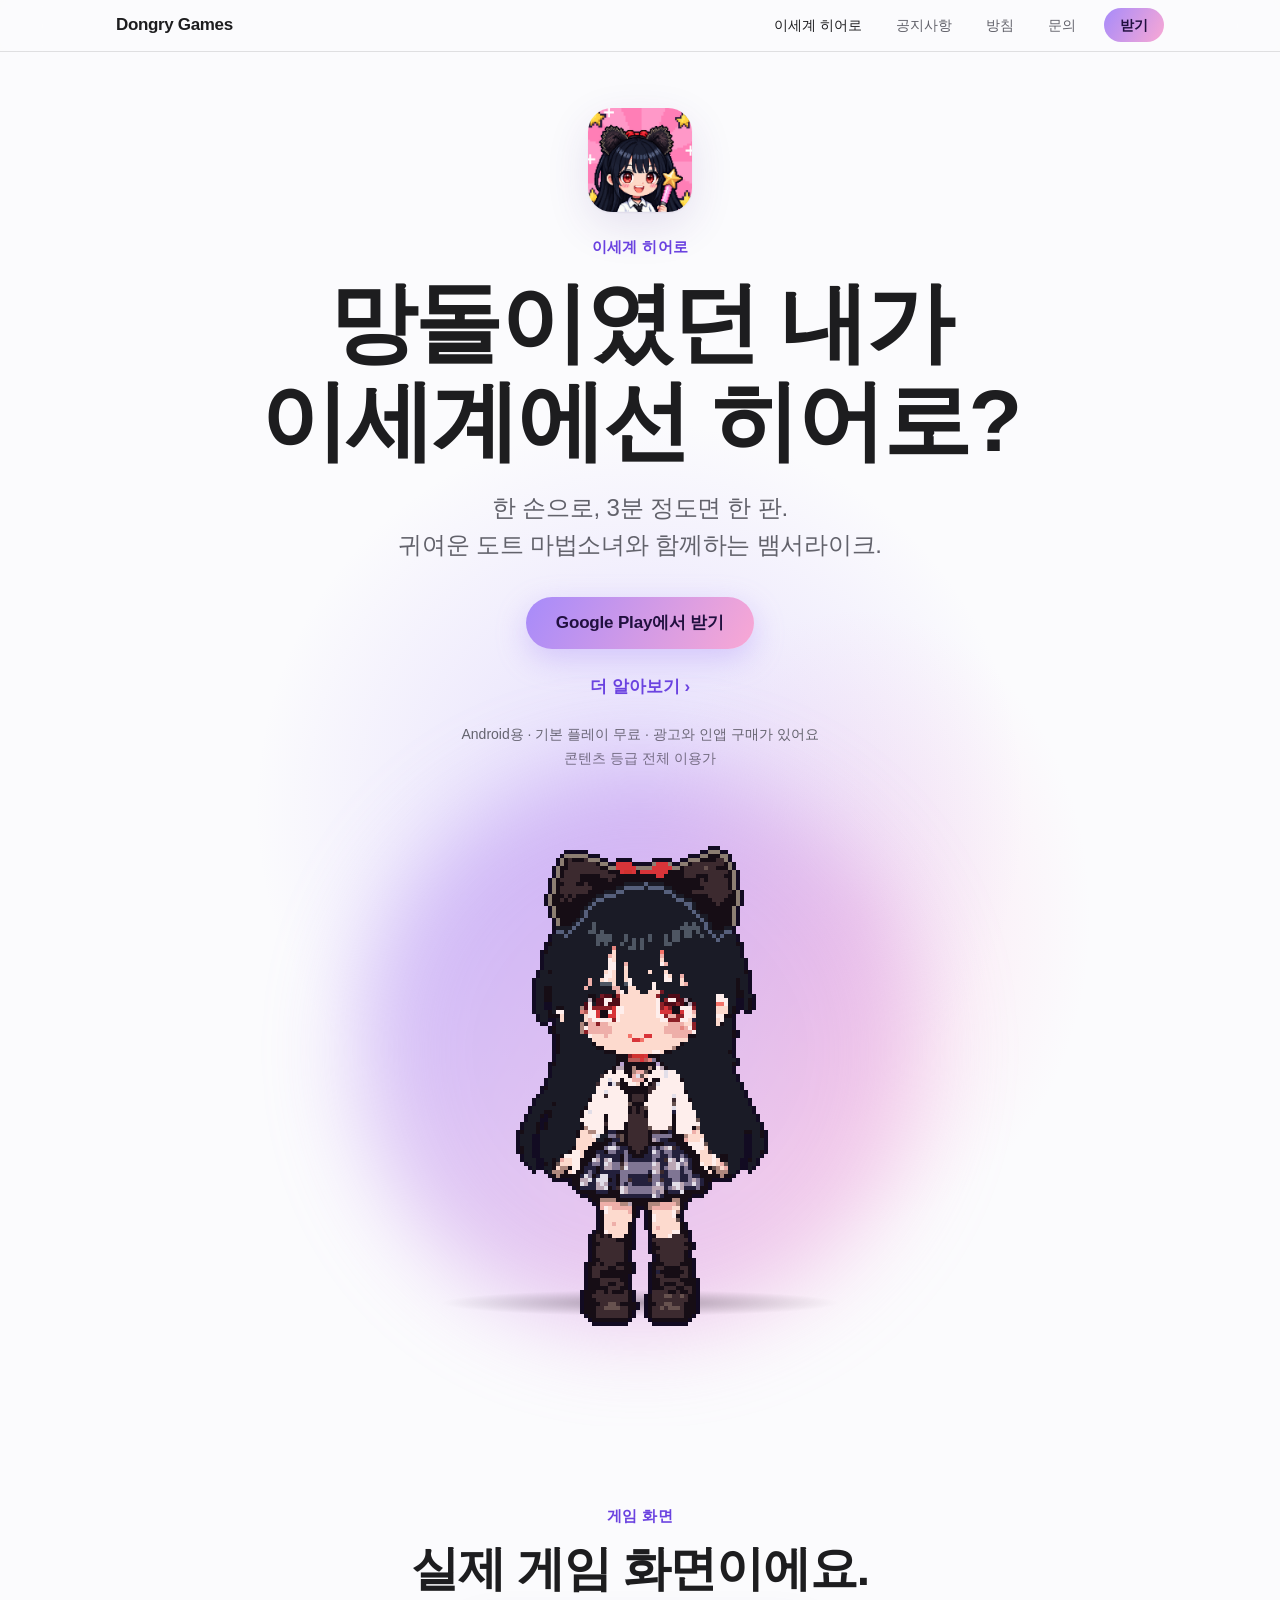
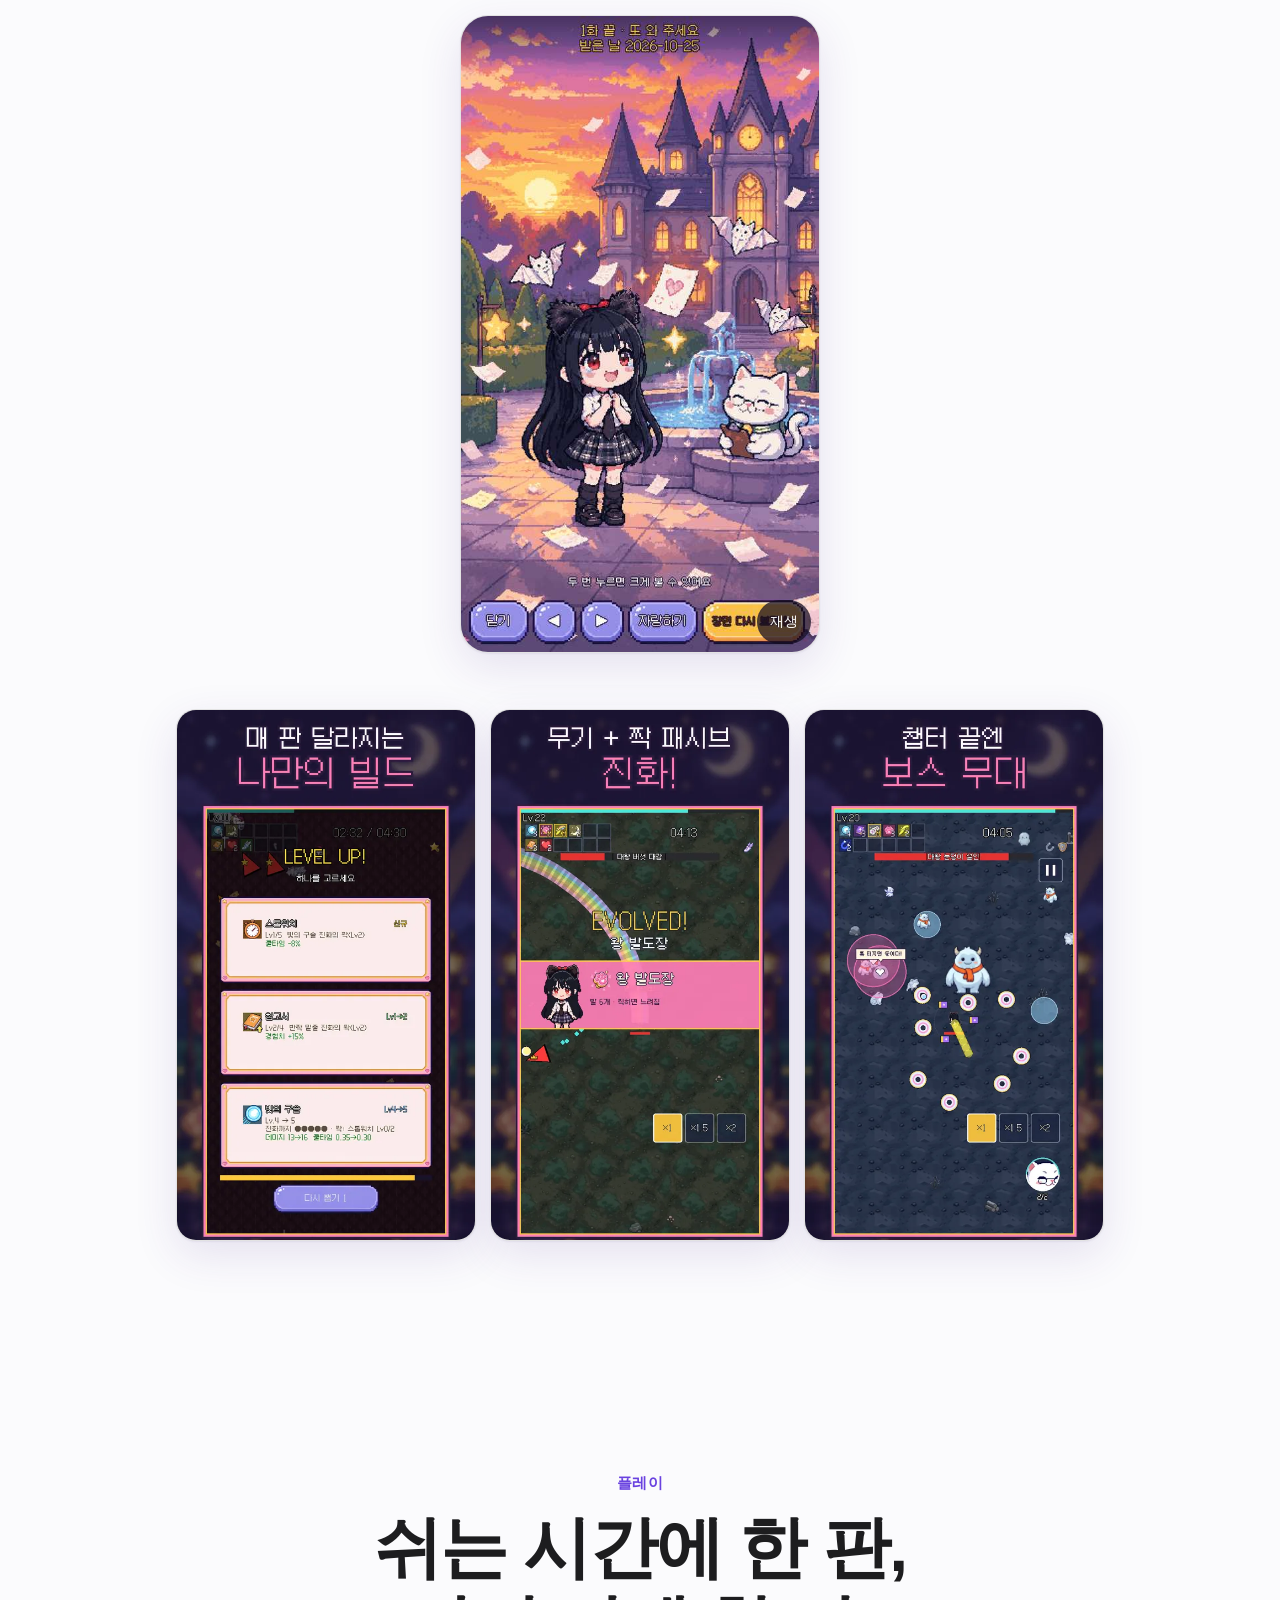
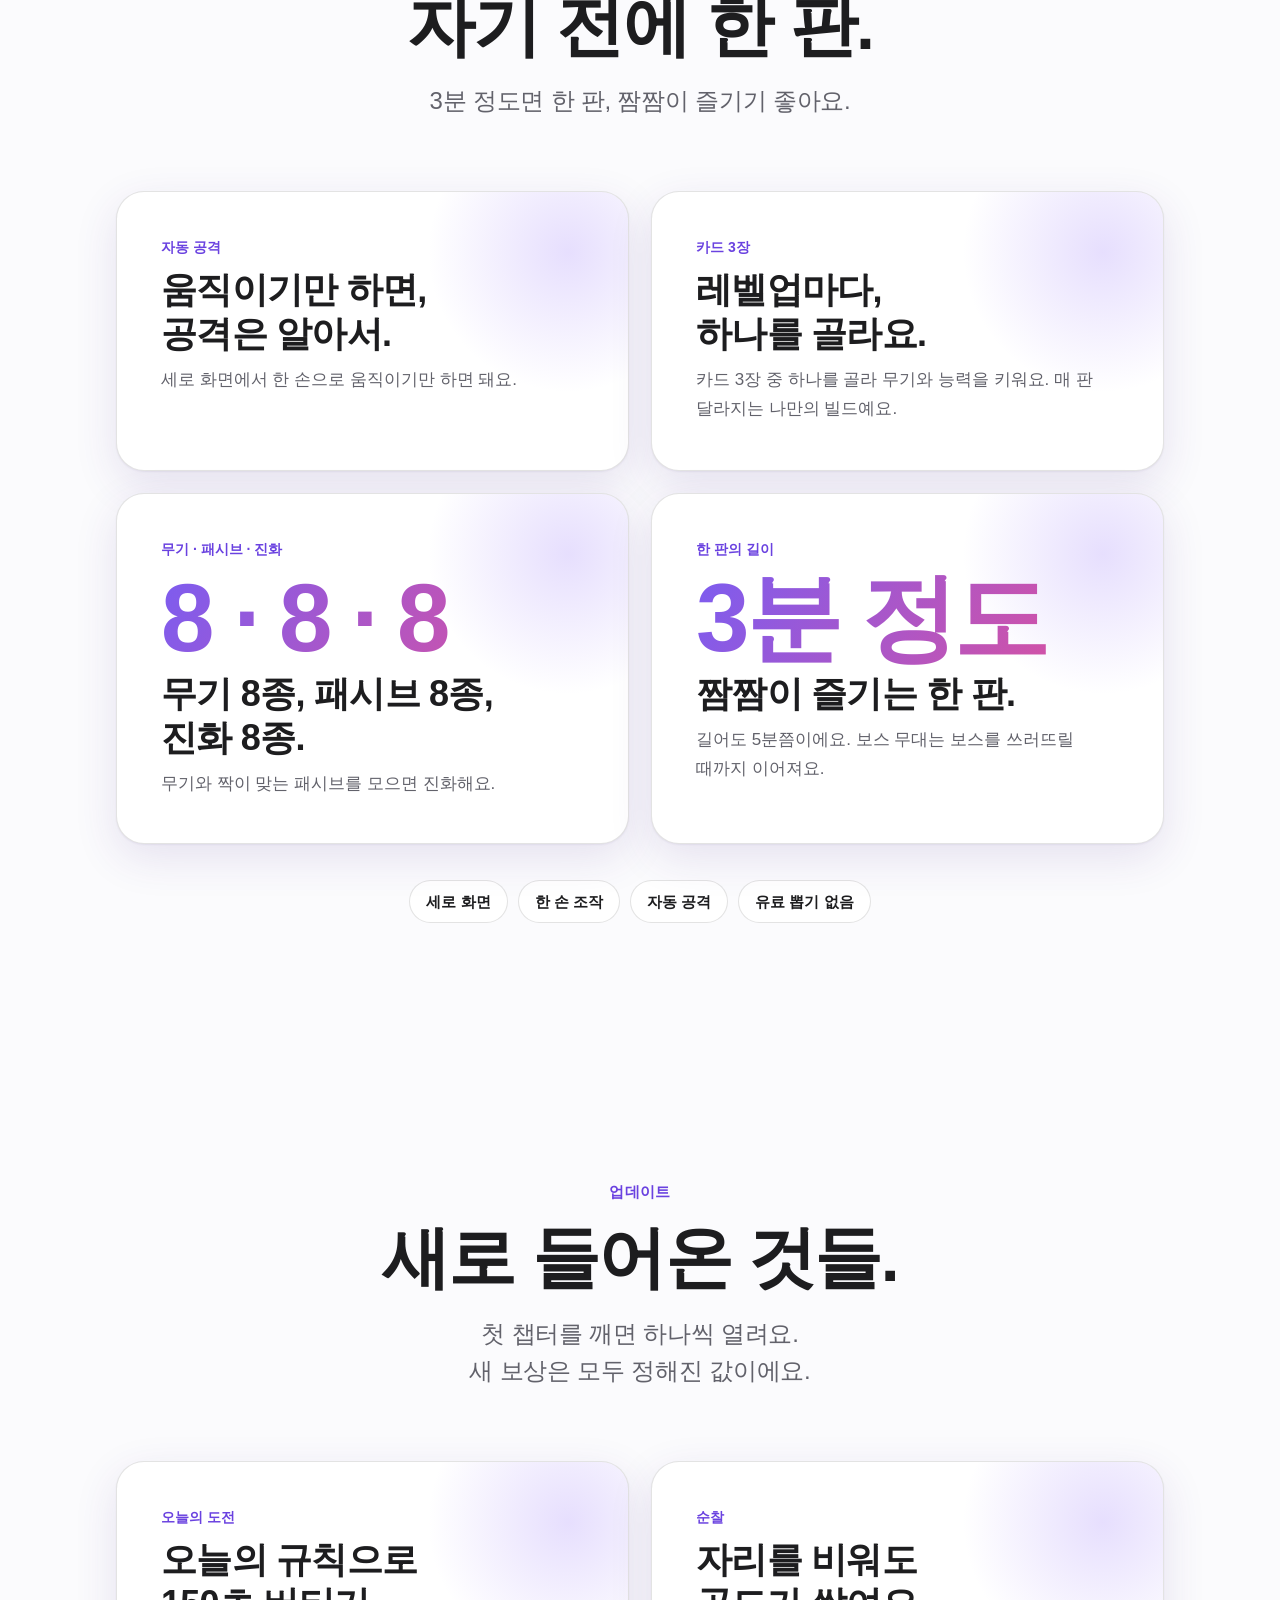
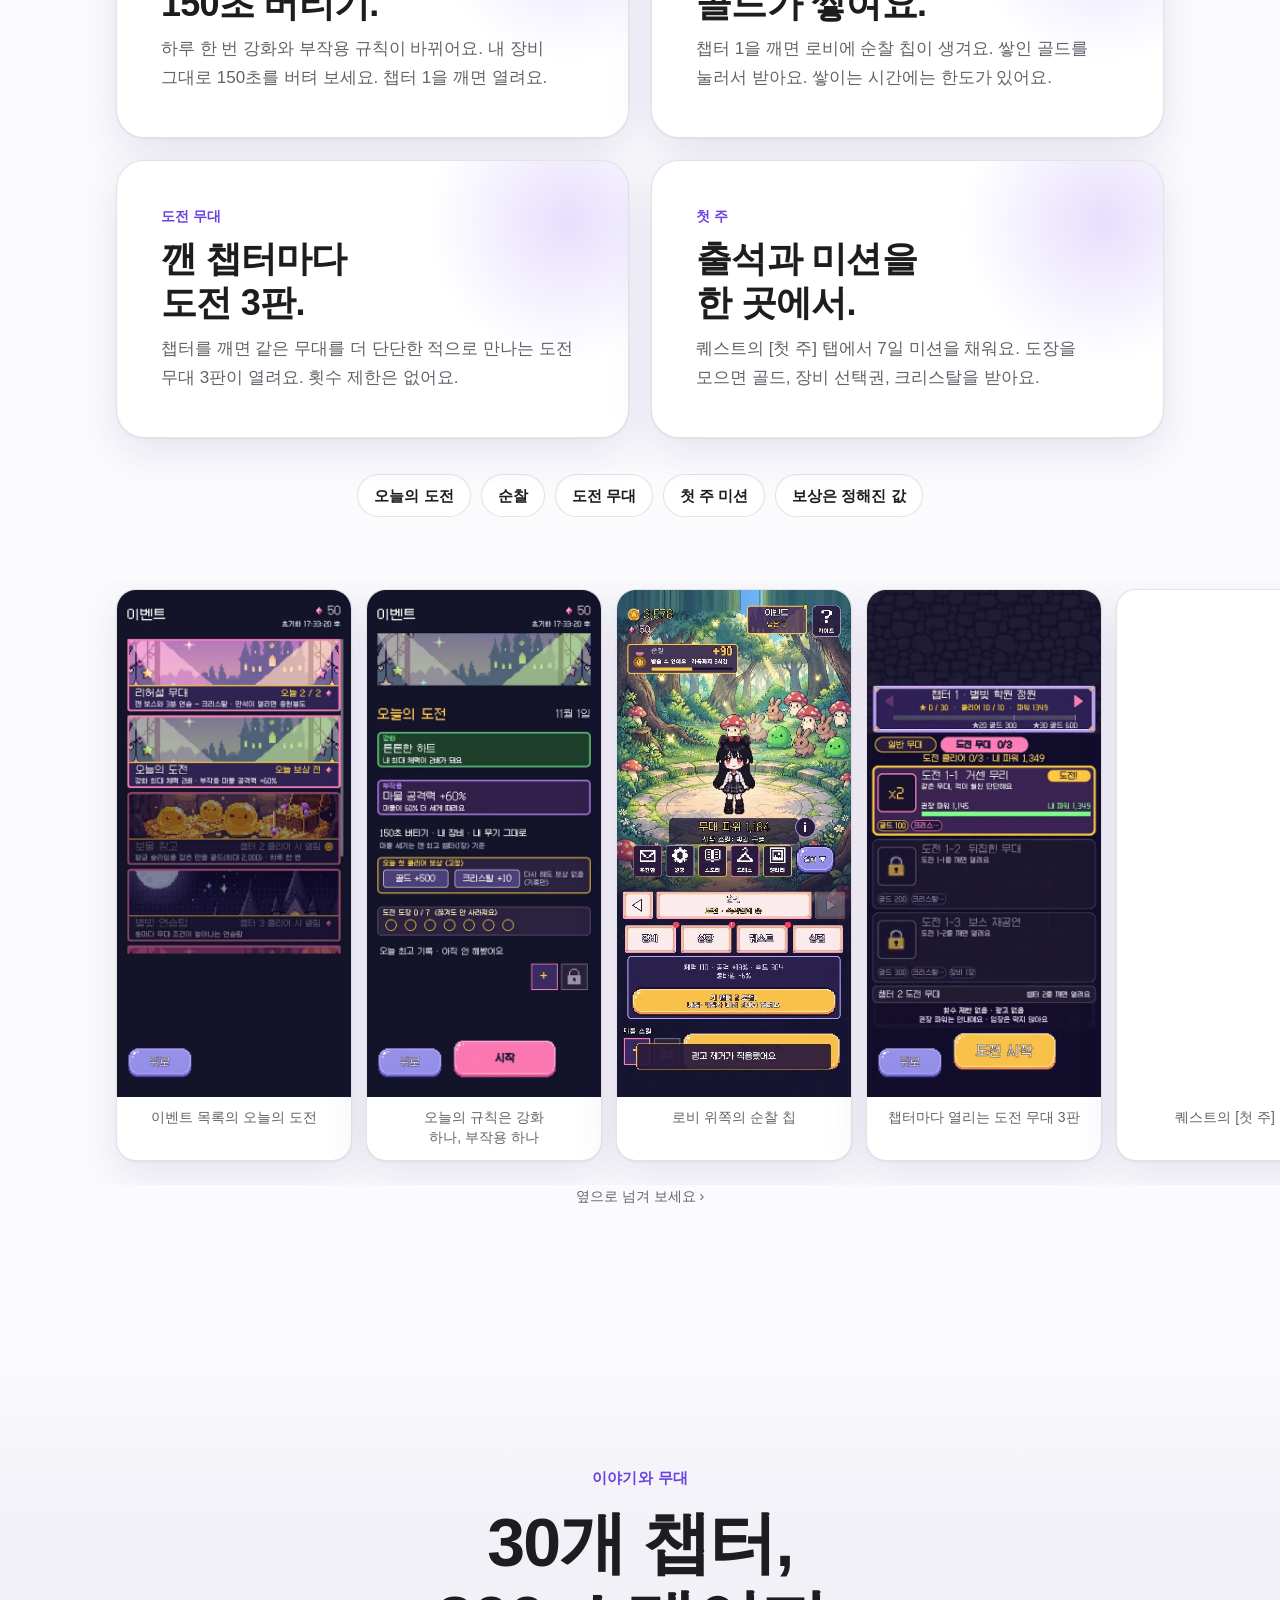
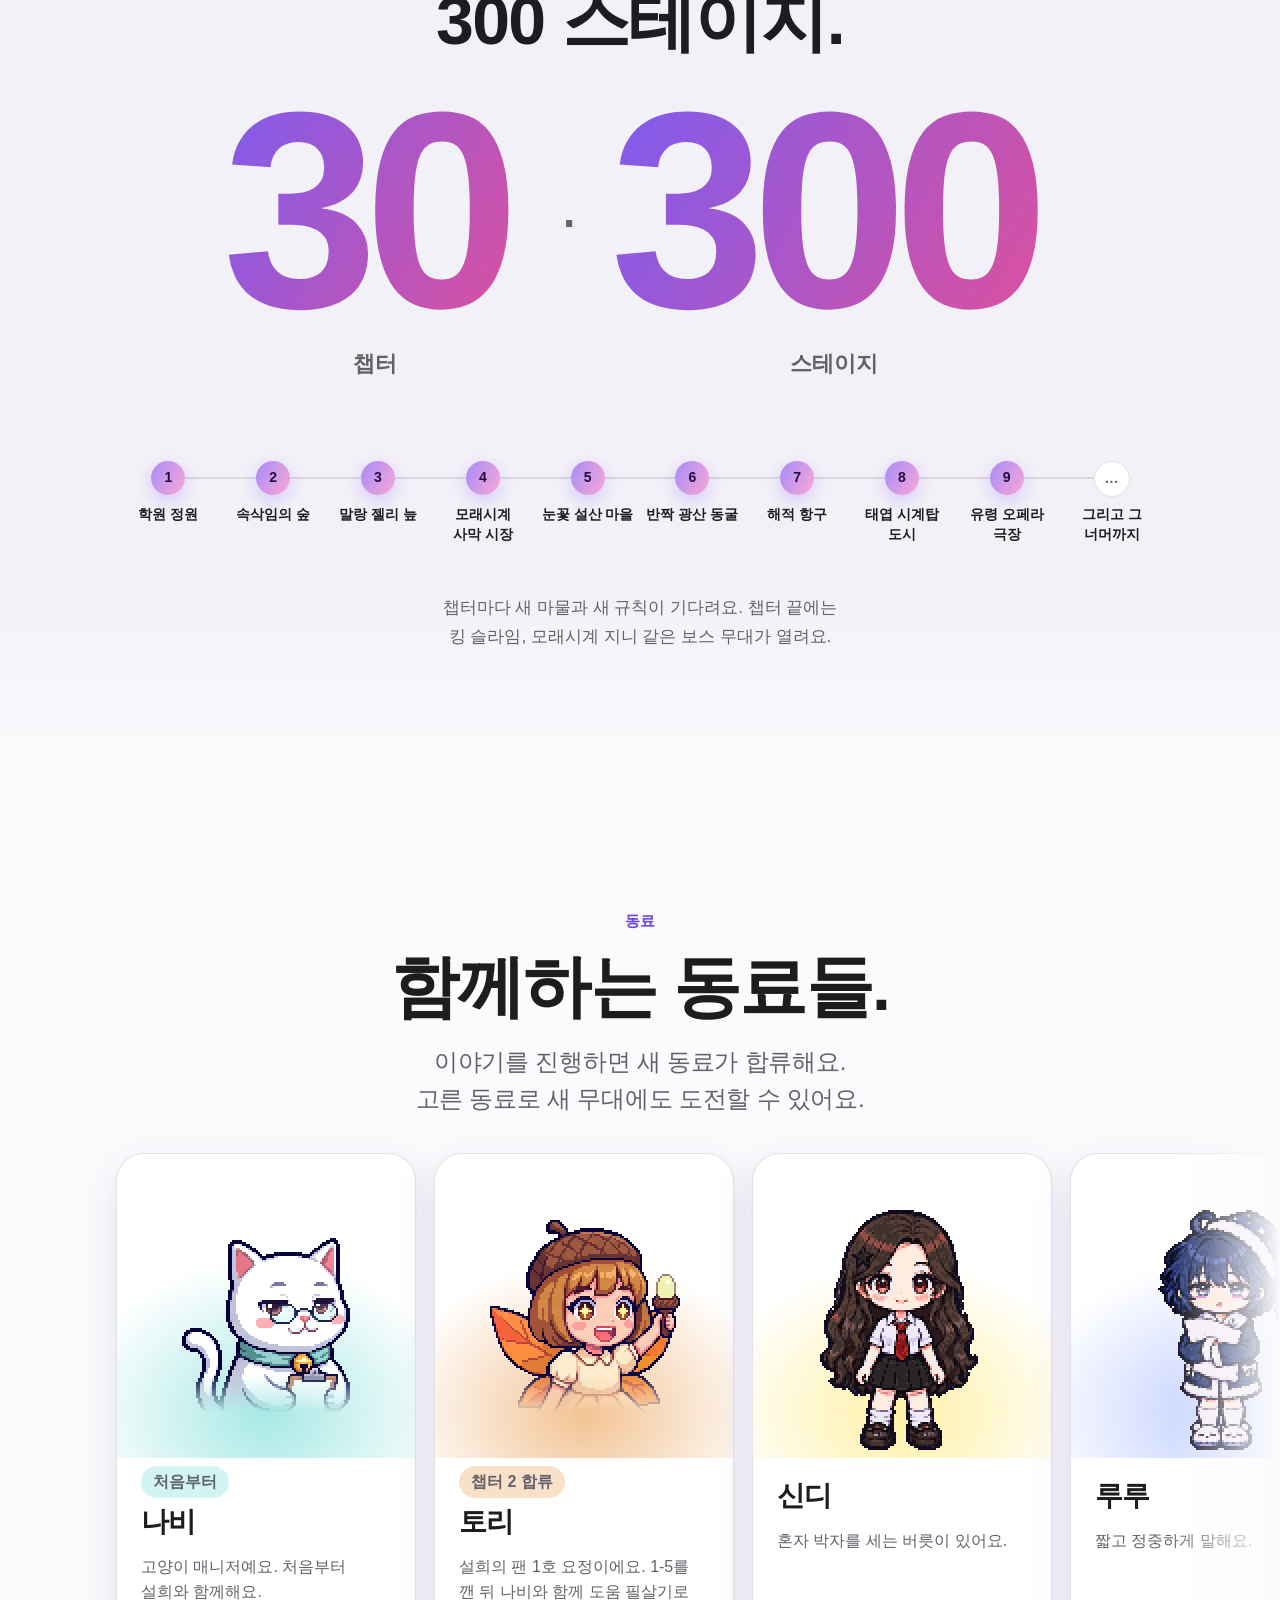
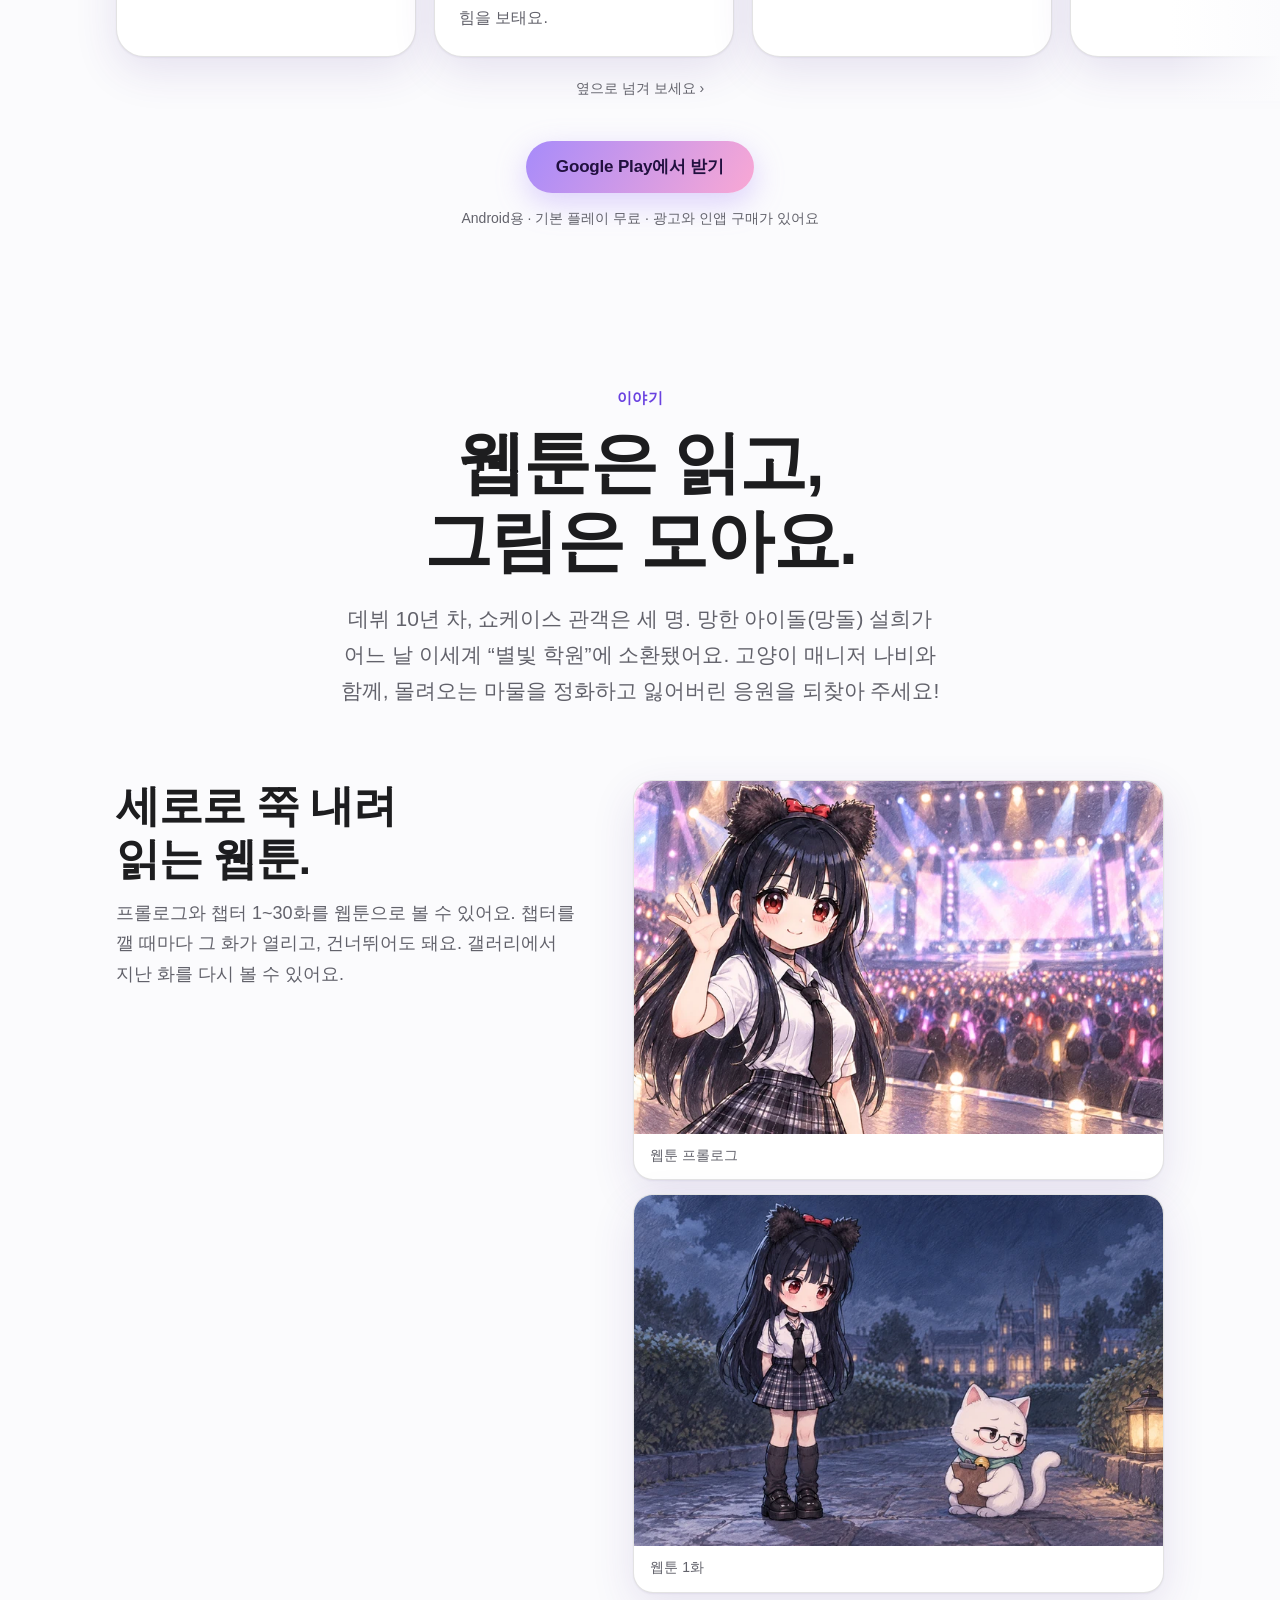
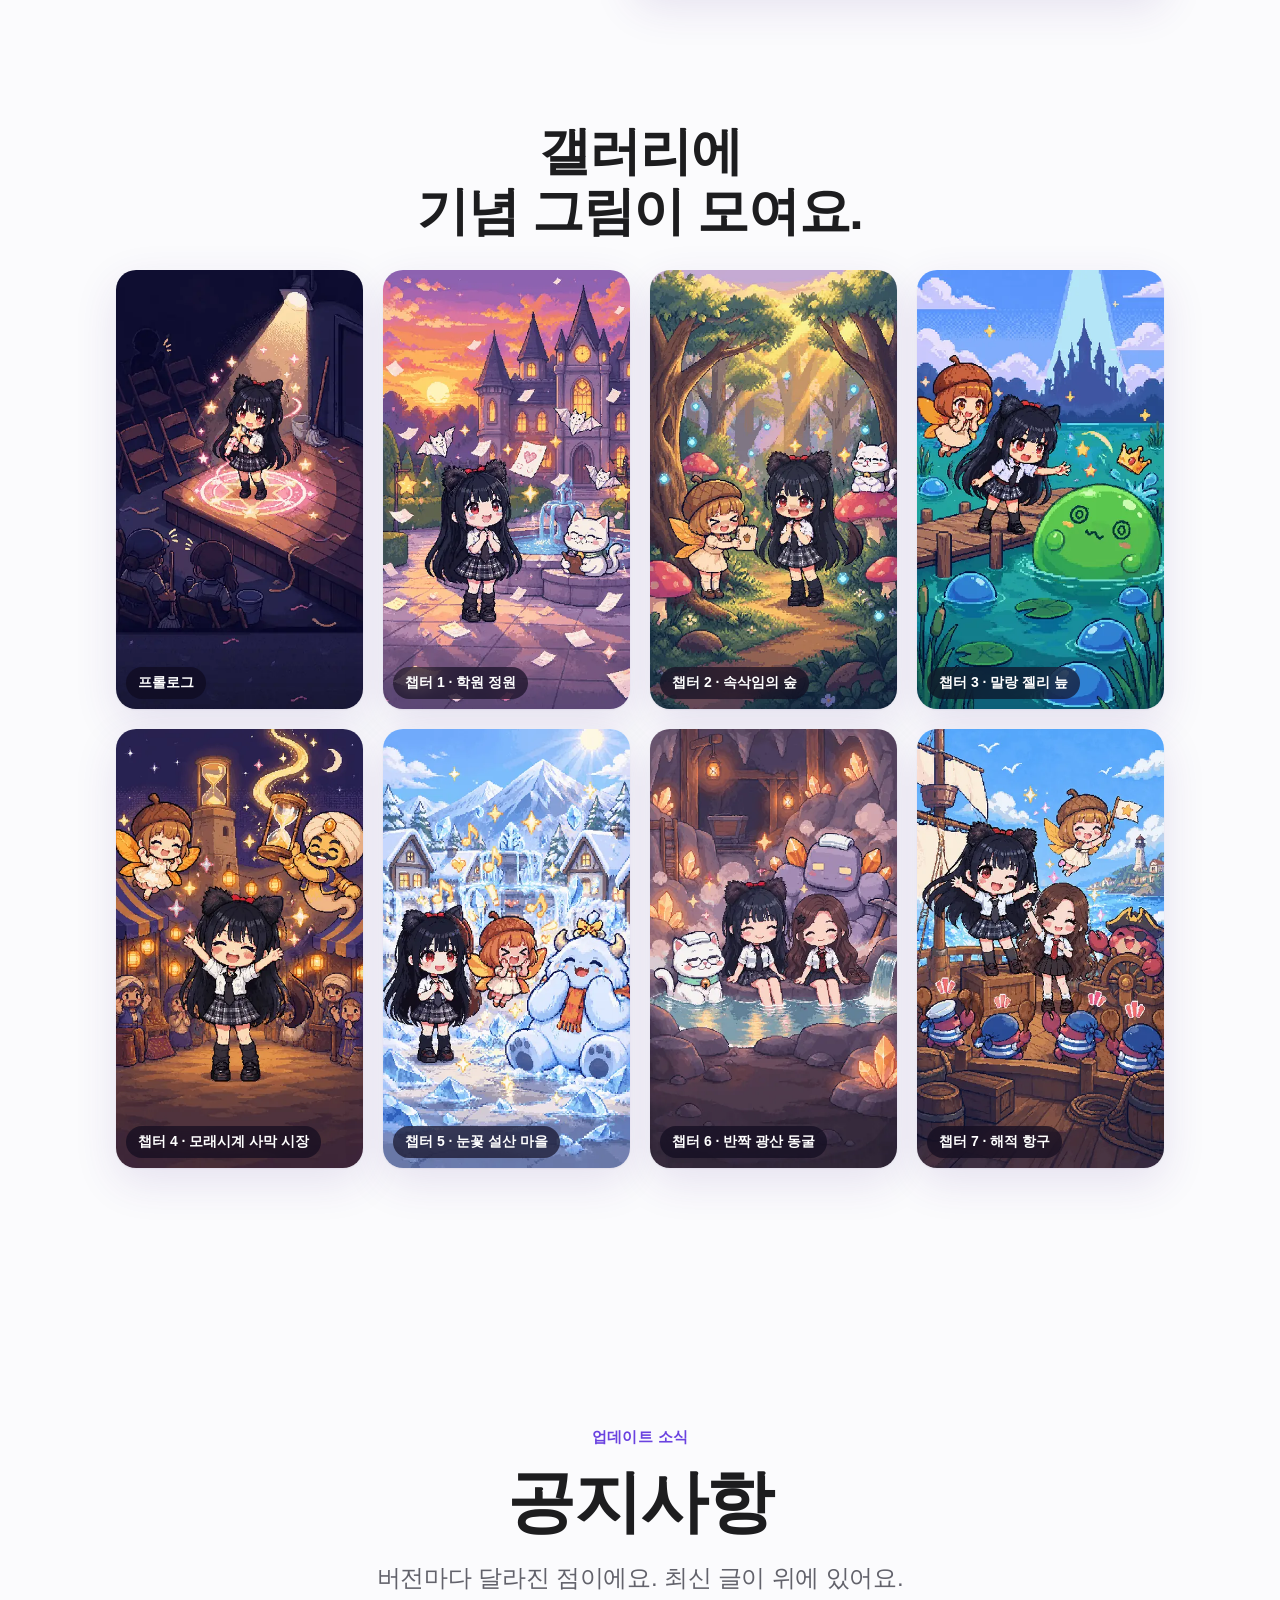
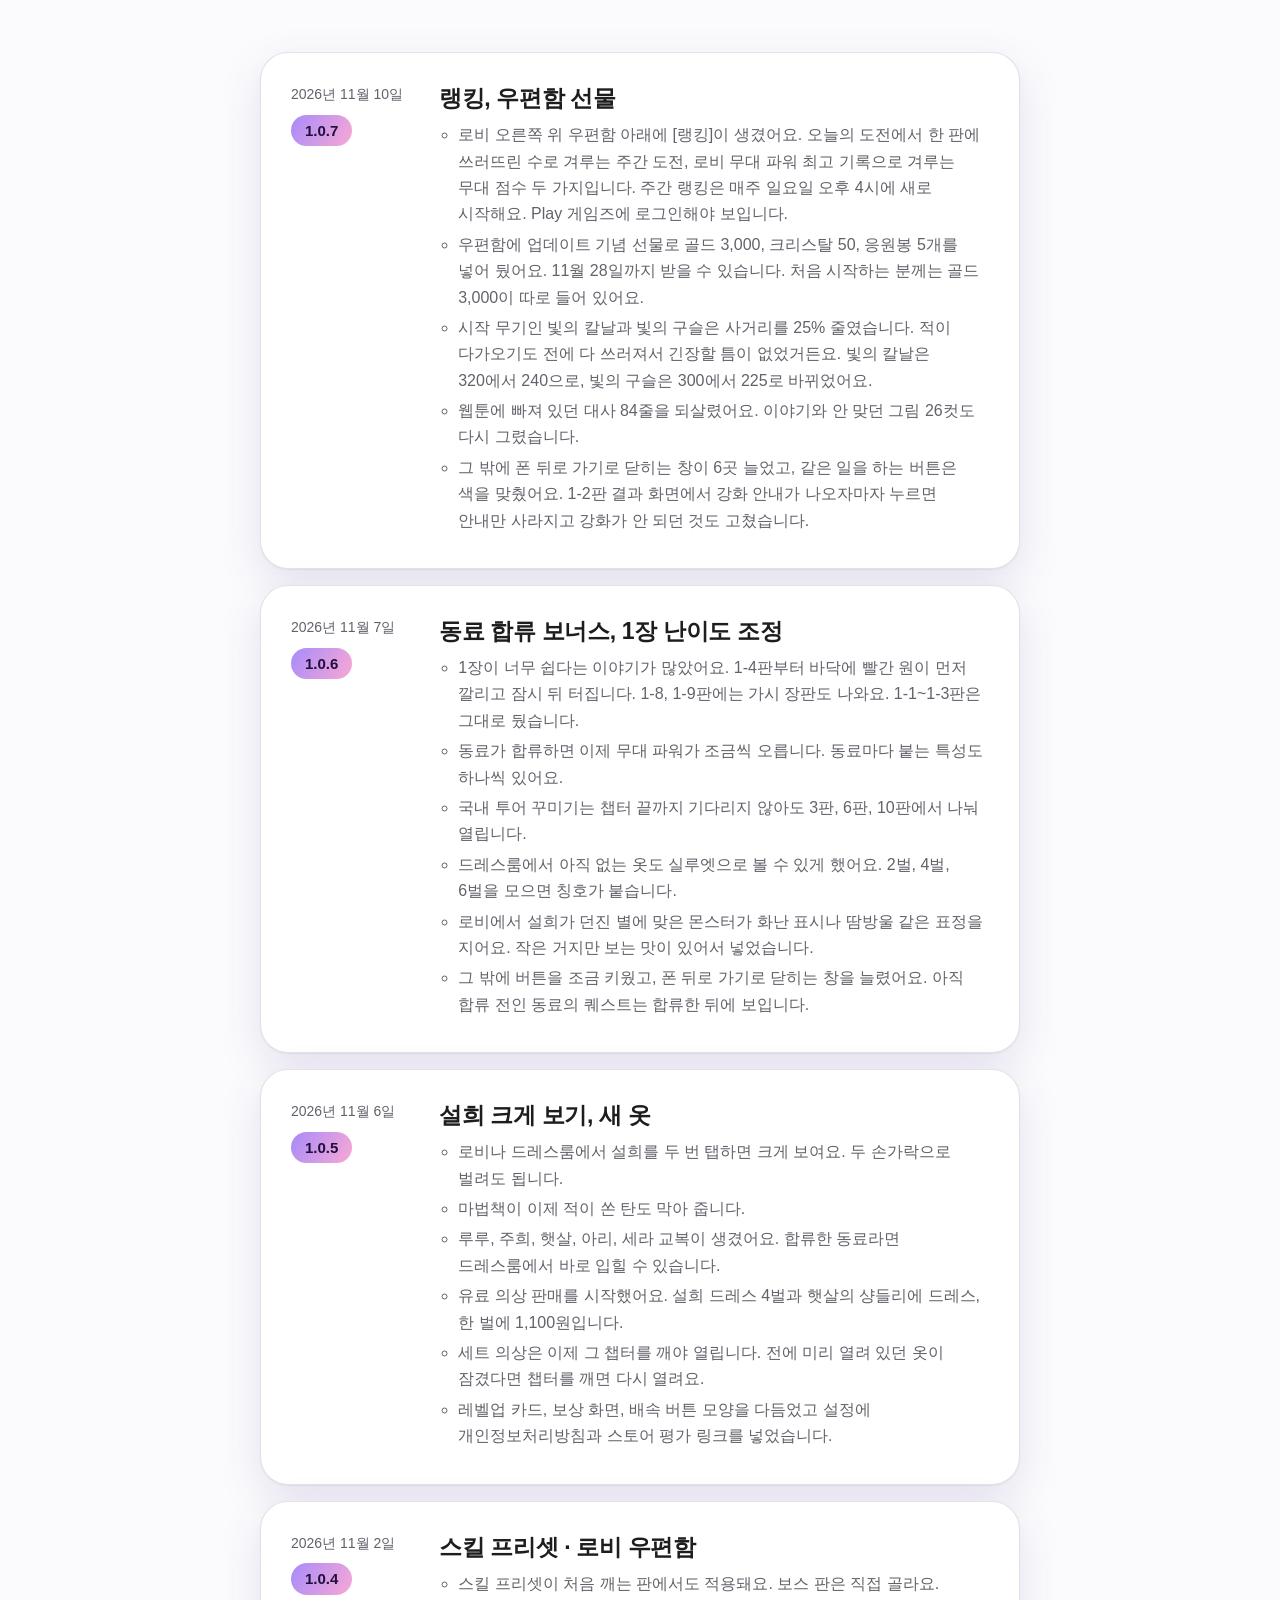
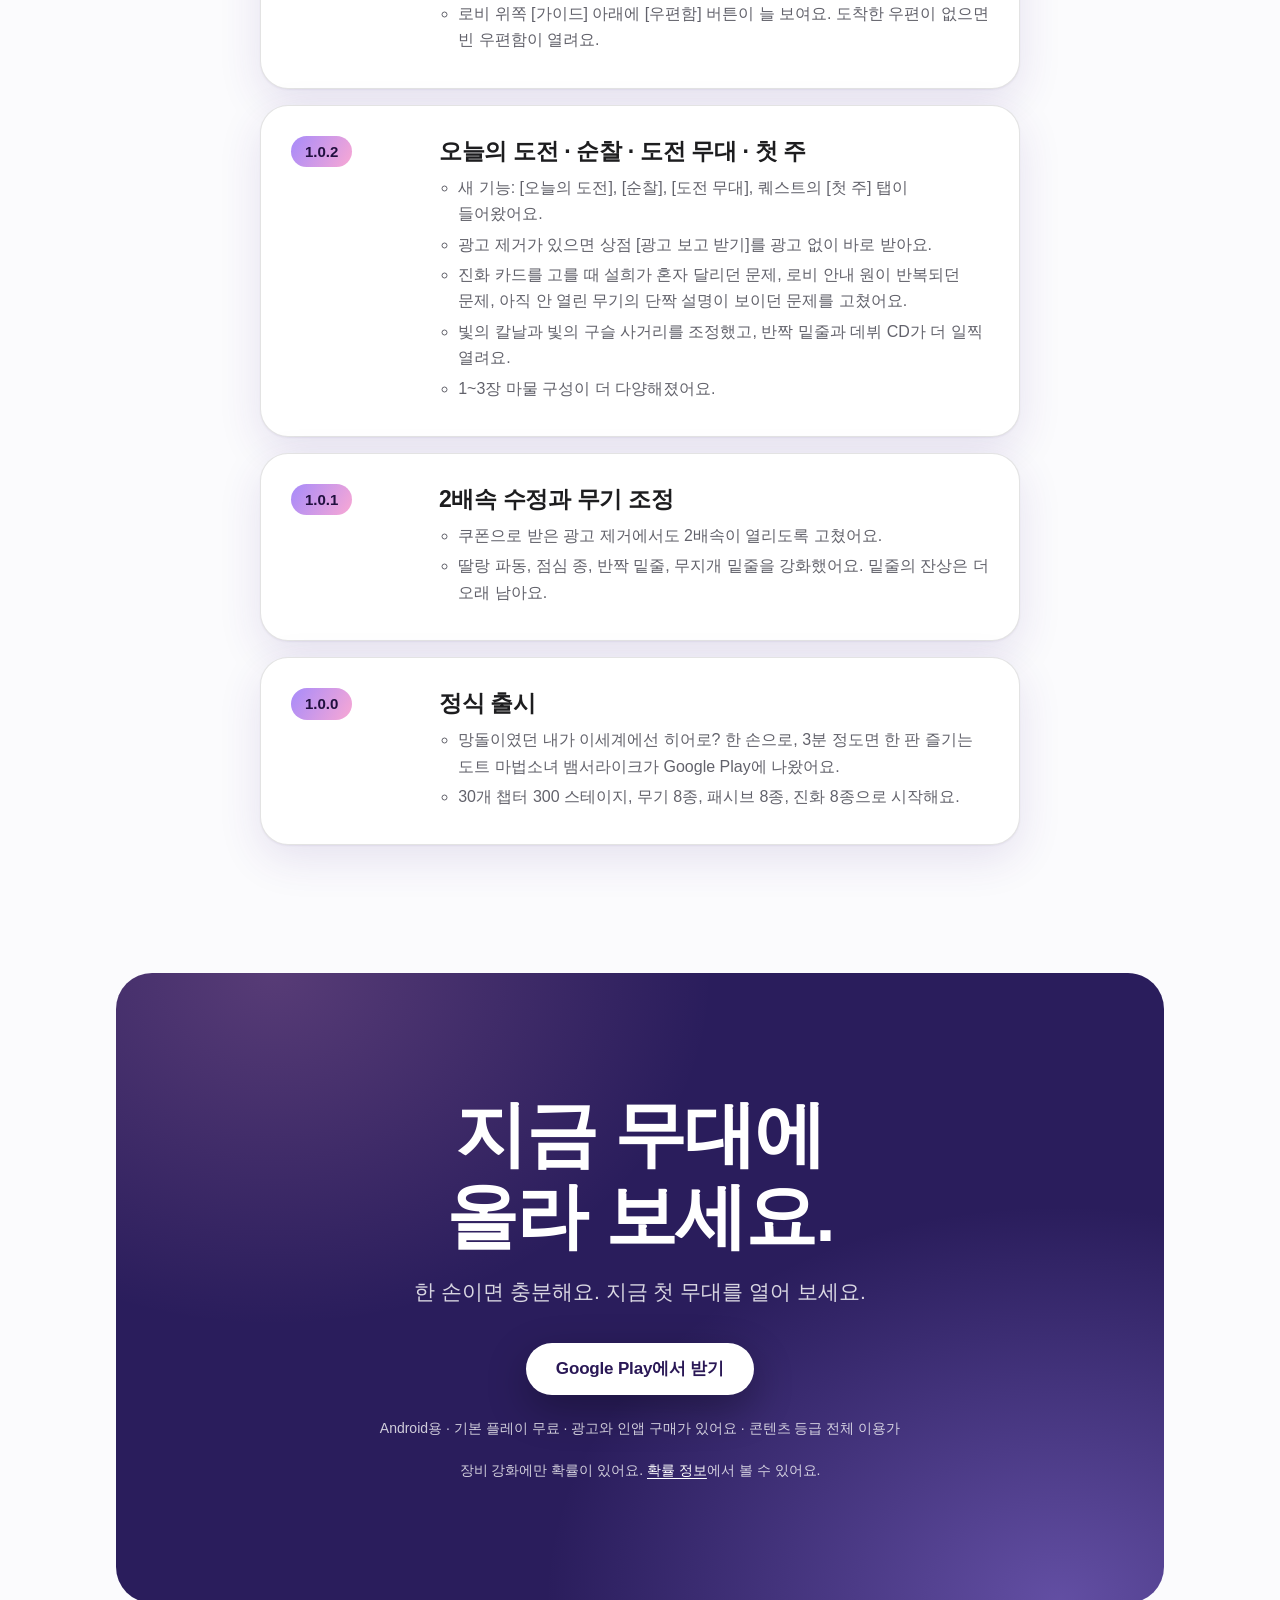
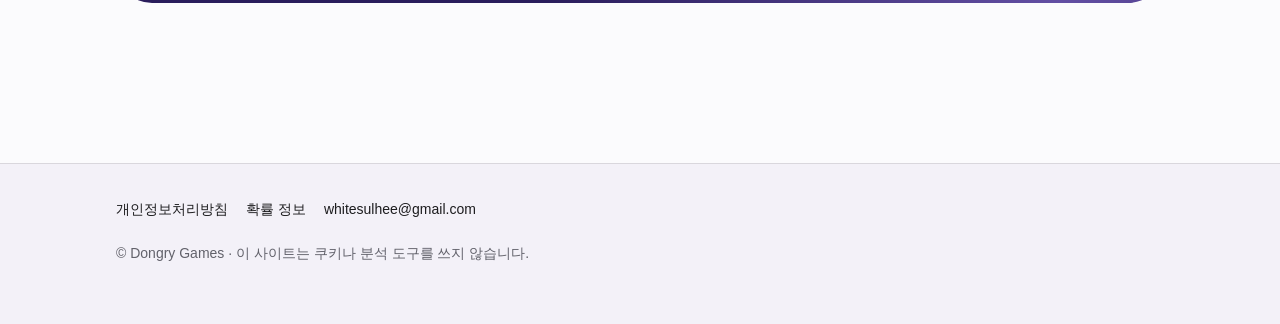
<file: index.html>
<!doctype html>
<html lang="ko">
<head>
<meta charset="utf-8">
<meta name="viewport" content="width=device-width, initial-scale=1, viewport-fit=cover">
<title>이세계 히어로 | 한 손 마법소녀 뱀서라이크, 오늘의 도전·순찰 - Dongry Games</title>
<meta name="description" content="귀여운 도트 마법소녀와 함께하는 한 손 뱀서라이크. 3분 정도면 한 판, 30개 챕터 300 스테이지, 오늘의 도전·순찰·도전 무대, 유료 뽑기 없음. Google Play에서 받으세요.">
<meta name="theme-color" content="#fbfbfd" media="(prefers-color-scheme: light)">
<meta name="theme-color" content="#0a0912" media="(prefers-color-scheme: dark)">
<link rel="canonical" href="https://dongrygames.com/">
<meta property="og:type" content="website">
<meta property="og:locale" content="ko_KR">
<meta property="og:site_name" content="Dongry Games">
<meta property="og:title" content="이세계 히어로 | 한 손 마법소녀 뱀서라이크">
<meta property="og:description" content="망돌이였던 내가 이세계에선 히어로? 3분 정도면 한 판, 오늘의 도전과 순찰이 더해진 귀여운 도트 마법소녀 뱀서라이크.">
<meta property="og:url" content="https://dongrygames.com/">
<meta property="og:image" content="https://dongrygames.com/assets/og-image.png">
<meta property="og:image:width" content="1200">
<meta property="og:image:height" content="630">
<meta property="og:image:alt" content="이세계 히어로 - 망돌이였던 내가 이세계에선 히어로? 한 손으로, 3분 정도면 한 판.">
<meta name="twitter:card" content="summary_large_image">
<link rel="icon" type="image/png" sizes="32x32" href="favicon-32.png">
<link rel="icon" type="image/png" sizes="16x16" href="favicon-16.png">
<link rel="apple-touch-icon" href="apple-touch-icon.png">
<link rel="stylesheet" href="assets/css/site.css">
<link rel="stylesheet" href="assets/css/game.css">
<script>
/* 스크롤 효과 보조(작은 코드). CSS 가 지원하면 쓰지 않습니다. ?static 을 붙이거나 '동작 줄이기' 설정이면 효과를 끕니다. */
(function () {
  var d = document.documentElement;
  var off = location.search.indexOf('static') > -1 ||
    (window.matchMedia && matchMedia('(prefers-reduced-motion: reduce)').matches);
  if (off) { d.className += ' static'; return; }
  var css = window.CSS && CSS.supports && CSS.supports('animation-timeline: view()');
  if (css || !('IntersectionObserver' in window)) return;
  d.className += ' js-reveal';
  addEventListener('DOMContentLoaded', function () {
    var io = new IntersectionObserver(function (es) {
      es.forEach(function (e) { if (e.isIntersecting) { e.target.classList.add('in'); io.unobserve(e.target); } });
    }, { rootMargin: '0px 0px -8% 0px' });
    document.querySelectorAll('.reveal').forEach(function (el) { io.observe(el); });
  });
})();
</script>
</head>
<body id="top">
<a class="skip" href="#main">본문으로 건너뛰기</a>
<header class="site-header">
  <div class="site-header__in">
    <a class="brand" href="index.html">Dongry Games</a>
    <nav aria-label="주요 메뉴">
      <a href="index.html" data-nav="game" aria-current="page">이세계 히어로</a>
      <a href="index.html#notice" data-nav="notice">공지사항</a>
      <a href="privacy.html" data-nav="policy">방침</a>
      <a href="mailto:whitesulhee@gmail.com">문의</a>
      <a class="nav-get" href="https://play.google.com/store/apps/details?id=com.mangdol.isekaihero" rel="noopener" aria-label="Google Play에서 받기">받기</a>
    </nav>
  </div>
</header>

<main id="main">

  <!-- 1. 히어로 -->
  <section class="hero" aria-labelledby="hero-title">
    <img class="hero__icon" src="assets/img/app-icon.png" width="256" height="256" alt="이세계 히어로 앱 아이콘">
    <p class="eyebrow">이세계 히어로</p>
    <h1 class="display" id="hero-title">망돌이였던 내가<br>이세계에선 히어로?</h1>
    <p class="lead">한 손으로, 3분 정도면 한 판.<br>귀여운 도트 마법소녀와 함께하는 뱀서라이크.</p>
    <p class="cta">
      <a class="pill" href="https://play.google.com/store/apps/details?id=com.mangdol.isekaihero" rel="noopener">Google Play에서 받기</a>
      <a class="textlink" href="#play">더 알아보기 &rsaquo;</a>
    </p>
    <p class="note">Android용&nbsp;&middot; 기본 플레이 무료&nbsp;&middot; 광고와 인앱 구매가 있어요</p>
    <p class="note">콘텐츠 등급 전체 이용가</p>
    <div class="stage">
      <img class="pixel" src="assets/img/sprites/seolhee.png" width="110" height="126" alt="주인공 설희의 도트 그림. 검은 머리에 빨간 리본을 단 교복 차림으로 서 있어요.">
    </div>
  </section>

  <!-- 1-2. 게임 화면 (히어로 바로 아래) -->
  <section class="screens" id="screens" aria-labelledby="screens-title">
    <div class="wrap center reveal">
      <p class="eyebrow">게임 화면</p>
      <h2 class="h2" id="screens-title">실제 게임 화면이에요.</h2>
    </div>
    <figure class="intro-video">
      <video id="intro-video" muted autoplay loop playsinline preload="metadata"
             poster="assets/video/site_poster.jpg" width="540" height="960"
             aria-label="이세계 히어로 소개 영상 30초(소리 없음): 몰려오는 마물을 자동 공격으로 정화하고, 레벨업 카드로 키우고, 보스 무대와 로비, 웹툰 이야기까지 보여 줍니다.">
        <source src="assets/video/site_intro_540.mp4" type="video/mp4">
        이 브라우저에서는 소개 영상을 볼 수 없어요.
      </video>
      <button type="button" class="intro-video__pause" id="intro-video-toggle" aria-controls="intro-video" aria-label="소개 영상 멈춤" data-label-pause="소개 영상 멈춤" data-label-play="소개 영상 재생">멈춤</button>
      <figcaption style="position:absolute;width:1px;height:1px;overflow:hidden;clip:rect(0 0 0 0);white-space:nowrap">소리 없이 자동으로 반복 재생되는 소개 영상입니다. 멈춤 버튼으로 멈출 수 있어요.</figcaption>
    </figure>
    <script>
      // 소리 버튼 없음(자동 재생은 소리 없이). 움직임 줄이기 설정이면 자동 재생하지 않고, 멈춤/재생 버튼으로 직접 조절.
      (function () {
        var v = document.getElementById('intro-video'), b = document.getElementById('intro-video-toggle');
        if (!v || !b) return;
        function sync() { var p = v.paused; b.textContent = p ? '재생' : '멈춤'; b.setAttribute('aria-label', b.getAttribute(p ? 'data-label-play' : 'data-label-pause')); }
        if (window.matchMedia && window.matchMedia('(prefers-reduced-motion: reduce)').matches) { v.removeAttribute('autoplay'); v.pause(); }
        b.addEventListener('click', function () { if (v.paused) { v.play(); } else { v.pause(); } });
        v.addEventListener('play', sync); v.addEventListener('pause', sync); sync();
      })();
    </script>
    <div class="shots reveal" role="region" aria-label="게임 화면 (옆으로 넘겨 보세요)" tabindex="0">
      <figure class="shot"><img src="assets/img/screens/levelup.webp" width="540" height="960" loading="lazy" decoding="async" alt="게임 화면: 레벨업 때 나오는 카드 3장 중 하나를 고르는 모습이에요."></figure>
      <figure class="shot"><img src="assets/img/screens/evolve.webp" width="540" height="960" loading="lazy" decoding="async" alt="게임 화면: 무기와 짝이 맞는 패시브가 만나 왕 발도장으로 진화하는 컷인이에요."></figure>
      <figure class="shot"><img src="assets/img/screens/boss.webp" width="540" height="960" loading="lazy" decoding="async" alt="게임 화면: 챕터 끝 보스 무대에서 눈덩이 설인과 싸우는 모습이에요."></figure>
    </div>
  </section>

  <!-- 2. 쉬는 시간에 한 판 -->
  <section class="section" id="play" aria-labelledby="play-title">
    <div class="wrap">
      <div class="center reveal">
        <p class="eyebrow">플레이</p>
        <h2 class="h2" id="play-title">쉬는 시간에 한 판,<br>자기 전에 한 판.</h2>
        <p class="lead">3분 정도면 한 판, 짬짬이 즐기기 좋아요.</p>
      </div>
      <div class="features">
        <article class="fcard reveal">
          <p class="fcard__k">자동 공격</p>
          <h3>움직이기만 하면,<br>공격은 알아서.</h3>
          <p>세로 화면에서 한 손으로 움직이기만 하면 돼요.</p>
        </article>
        <article class="fcard reveal">
          <p class="fcard__k">카드 3장</p>
          <h3>레벨업마다,<br>하나를 골라요.</h3>
          <p>카드 3장 중 하나를 골라 무기와 능력을 키워요. 매 판 달라지는 나만의 빌드예요.</p>
        </article>
        <article class="fcard reveal">
          <p class="fcard__k">무기 &middot; 패시브 &middot; 진화</p>
          <p class="fcard__big grad-text" aria-hidden="true">8 &middot; 8 &middot; 8</p>
          <h3>무기 8종, 패시브 8종,<br>진화 8종.</h3>
          <p>무기와 짝이 맞는 패시브를 모으면 진화해요.</p>
        </article>
        <article class="fcard reveal">
          <p class="fcard__k">한 판의 길이</p>
          <p class="fcard__big grad-text" aria-hidden="true">3분 정도</p>
          <h3>짬짬이 즐기는 한 판.</h3>
          <p>길어도 5분쯤이에요. 보스 무대는 보스를 쓰러뜨릴 때까지 이어져요.</p>
        </article>
      </div>
      <ul class="chips reveal" aria-label="한눈에 보기">
        <li>세로 화면</li>
        <li>한 손 조작</li>
        <li>자동 공격</li>
        <li>유료 뽑기 없음</li>
      </ul>
    </div>
  </section>

  <!-- 2-2. 새로 들어온 것들 (1.0.2 · 1.0.3). data-publish-after: 1.0.3 구글 심사 통과 후 공개(게시_절차_1_0_3.md) -->
  <section class="section newfeat" id="new" aria-labelledby="new-title" data-publish-after="1.0.3 구글 심사 통과 후">
    <div class="wrap">
      <div class="center reveal">
        <p class="eyebrow">업데이트</p>
        <h2 class="h2" id="new-title">새로 들어온 것들.</h2>
        <p class="lead">첫 챕터를 깨면 하나씩 열려요. 새 보상은 모두 정해진 값이에요.</p>
      </div>
      <div class="features">
        <article class="fcard reveal">
          <p class="fcard__k">오늘의 도전</p>
          <h3>오늘의 규칙으로<br>150초 버티기.</h3>
          <p>하루 한 번 강화와 부작용 규칙이 바뀌어요. 내 장비 그대로 150초를 버텨 보세요. 챕터 1을 깨면 열려요.</p>
        </article>
        <article class="fcard reveal">
          <p class="fcard__k">순찰</p>
          <h3>자리를 비워도<br>골드가 쌓여요.</h3>
          <p>챕터 1을 깨면 로비에 순찰 칩이 생겨요. 쌓인 골드를 눌러서 받아요. 쌓이는 시간에는 한도가 있어요.</p>
        </article>
        <article class="fcard reveal">
          <p class="fcard__k">도전 무대</p>
          <h3>깬 챕터마다<br>도전 3판.</h3>
          <p>챕터를 깨면 같은 무대를 더 단단한 적으로 만나는 도전 무대 3판이 열려요. 횟수 제한은 없어요.</p>
        </article>
        <article class="fcard reveal">
          <p class="fcard__k">첫 주</p>
          <h3>출석과 미션을<br>한 곳에서.</h3>
          <p>퀘스트의 [첫 주] 탭에서 7일 미션을 채워요. 도장을 모으면 골드, 장비 선택권, 크리스탈을 받아요.</p>
        </article>
      </div>
      <ul class="chips reveal" aria-label="새 기능 한눈에 보기">
        <li>오늘의 도전</li>
        <li>순찰</li>
        <li>도전 무대</li>
        <li>첫 주 미션</li>
        <li>보상은 정해진 값</li>
      </ul>
    </div>
    <div class="shots shots--feature reveal" role="region" aria-label="새 기능 화면 (옆으로 넘겨 보세요)" tabindex="0">
      <figure class="shot"><img src="assets/img/screens/feat_daily_hub.webp" width="498" height="1080" loading="lazy" decoding="async" alt="게임 화면: 이벤트 목록에 오늘의 도전 카드가 올라와 있어요."><figcaption>이벤트 목록의 오늘의 도전</figcaption></figure>
      <figure class="shot"><img src="assets/img/screens/feat_daily_detail.webp" width="498" height="1080" loading="lazy" decoding="async" alt="게임 화면: 오늘의 도전 상세. 강화 하나와 부작용 하나, 150초 버티기, 오늘 첫 클리어 고정 보상이 보여요."><figcaption>오늘의 규칙은 강화 하나, 부작용 하나</figcaption></figure>
      <figure class="shot"><img src="assets/img/screens/feat_patrol_lobby.webp" width="450" height="975" loading="lazy" decoding="async" alt="게임 화면: 로비 위쪽의 순찰 칩에 쌓인 골드가 보이고, 아래로 설희와 메뉴 버튼이 있어요."><figcaption>로비 위쪽의 순찰 칩</figcaption></figure>
      <figure class="shot"><img src="assets/img/screens/feat_challenge_list.webp" width="498" height="1080" loading="lazy" decoding="async" alt="게임 화면: 챕터 1의 도전 무대 목록. 도전 1-1은 열려 있고 1-2와 1-3은 잠겨 있어요."><figcaption>챕터마다 열리는 도전 무대 3판</figcaption></figure>
      <figure class="shot"><img src="assets/img/screens/feat_firstweek_tab.webp" width="498" height="1080" loading="lazy" decoding="async" alt="게임 화면: 퀘스트의 첫 주 탭. 7일 출석 칸과 일차별 미션, 도장 상자 3개가 보여요."><figcaption>퀘스트의 [첫 주] 탭</figcaption></figure>
    </div>
    <p class="screens__note" aria-hidden="true">옆으로 넘겨 보세요 &rsaquo;</p>
  </section>

  <!-- 3. 30개 챕터, 300 스테이지 -->
  <section class="section chapters" aria-labelledby="ch-title">
    <div class="wrap">
      <div class="center reveal">
        <p class="eyebrow">이야기와 무대</p>
        <h2 class="h2" id="ch-title">30개 챕터,<br>300 스테이지.</h2>
      </div>
      <div class="bignums reveal" aria-hidden="true">
        <div><b class="grad-text">30</b><span>챕터</span></div>
        <i>&middot;</i>
        <div><b class="grad-text">300</b><span>스테이지</span></div>
      </div>
    </div>
    <ol class="route reveal" aria-label="챕터 지도">
      <li data-n="1"><span>학원 정원</span></li>
      <li data-n="2"><span>속삭임의 숲</span></li>
      <li data-n="3"><span>말랑 젤리 늪</span></li>
      <li data-n="4"><span>모래시계 사막 시장</span></li>
      <li data-n="5"><span>눈꽃 설산 마을</span></li>
      <li data-n="6"><span>반짝 광산 동굴</span></li>
      <li data-n="7"><span>해적 항구</span></li>
      <li data-n="8"><span>태엽 시계탑 도시</span></li>
      <li data-n="9"><span>유령 오페라 극장</span></li>
      <li class="more" data-n=""><span>그리고 그 너머까지</span></li>
    </ol>
    <p class="sub reveal">챕터마다 새 마물과 새 규칙이 기다려요. 챕터 끝에는 킹 슬라임, 모래시계 지니 같은 보스 무대가 열려요.</p>
  </section>

  <!-- 4. 함께하는 동료들 -->
  <section class="section section--tight-bottom crew" aria-labelledby="crew-title">
    <div class="wrap crew-head center reveal">
      <p class="eyebrow">동료</p>
      <h2 class="h2" id="crew-title">함께하는 동료들.</h2>
      <p class="lead">이야기를 진행하면 새 동료가 합류해요. 고른 동료로 새 무대에도 도전할 수 있어요.</p>
    </div>
    <div class="rail-wrap">
    <div class="rail reveal" role="region" aria-label="동료 카드 (옆으로 넘겨 보세요)" tabindex="0">
      <article class="ccard" style="--c:#5ED6D0">
        <div class="ccard__art"><img class="pixel s3" src="assets/img/sprites/nabi.png" width="96" height="96" alt="고양이 매니저 나비의 도트 그림. 안경을 쓴 흰 고양이가 클립보드를 들고 있어요."></div>
        <div class="ccard__body"><p class="ccard__tag">처음부터</p><h3>나비</h3><p>고양이 매니저예요. 처음부터 설희와 함께해요.</p></div>
      </article>
      <article class="ccard" style="--c:#E8913A">
        <div class="ccard__art"><img class="pixel s3" src="assets/img/sprites/tori.png" width="96" height="96" alt="토리의 도트 그림. 도토리 모자를 쓴 요정이 응원봉을 들고 있어요."></div>
        <div class="ccard__body"><p class="ccard__tag">챕터 2 합류</p><h3>토리</h3><p>설희의 팬 1호 요정이에요. 1-5를 깬 뒤 나비와 함께 도움 필살기로 힘을 보태요.</p></div>
      </article>
      <article class="ccard" style="--c:#FFE45C">
        <div class="ccard__art"><img class="pixel s2" src="assets/img/sprites/cindy.png" width="110" height="126" alt="신디의 도트 그림. 웨이브 긴 머리에 붉은 넥타이 교복 차림이에요."></div>
        <div class="ccard__body"><h3>신디</h3><p>혼자 박자를 세는 버릇이 있어요.</p></div>
      </article>
      <article class="ccard" style="--c:#8FA8FF">
        <div class="ccard__art"><img class="pixel s2" src="assets/img/sprites/luru.png" width="110" height="126" alt="루루의 도트 그림. 별무늬 수면 모자를 쓰고 베개를 안고 있어요."></div>
        <div class="ccard__body"><h3>루루</h3><p>짧고 정중하게 말해요.</p></div>
      </article>
      <article class="ccard" style="--c:#A8D86E">
        <div class="ccard__art"><img class="pixel s2" src="assets/img/sprites/juhee.png" width="110" height="126" alt="주희의 도트 그림. 베레모와 안경, 체크 원피스 차림이에요."></div>
        <div class="ccard__body"><h3>주희</h3><p>조용히 그림을 그리는 친구예요. 말끝을 흐려요.</p></div>
      </article>
      <article class="ccard" style="--c:#C8742B">
        <div class="ccard__art"><img class="pixel s2" src="assets/img/sprites/dodam.png" width="110" height="126" alt="햇살의 도트 그림. 크림색 포니테일에 별무늬 검은 망토 차림이에요."></div>
        <div class="ccard__body"><h3>햇살</h3><p>무뚝뚝하지만 책임감 있는 조명 감독이에요. &ldquo;조명은 꺼지면 안 돼요.&rdquo;</p></div>
      </article>
      <article class="ccard" style="--c:#FF8A8A">
        <div class="ccard__art"><img class="pixel s2" src="assets/img/sprites/miru.png" width="110" height="126" alt="아리의 도트 그림. 연보라 원피스에 연갈색 웨이브 머리, 리본을 달고 있어요."></div>
        <div class="ccard__body"><h3>아리</h3><p>밝고 시끄러운 별빛 축제 MC예요. 남 칭찬이 특기예요.</p></div>
      </article>
      <article class="ccard" style="--c:#F2E3A8">
        <div class="ccard__art"><img class="pixel s2" src="assets/img/sprites/sera.png" width="110" height="126" alt="세라의 도트 그림. 머리 위에 금빛 고리를 단 은발 땋은 머리 차림이에요."></div>
        <div class="ccard__body"><h3>세라</h3><p>차분하고 다정한 존댓말을 써요.</p></div>
      </article>
    </div>
    <p class="rail-hint" aria-hidden="true">옆으로 넘겨 보세요 &rsaquo;</p>
    </div>
  </section>

  <!-- 4-2. 중간 설치 버튼 -->
  <section class="midcta" aria-label="설치">
    <a class="pill" href="https://play.google.com/store/apps/details?id=com.mangdol.isekaihero" rel="noopener">Google Play에서 받기</a>
    <p class="note">Android용&nbsp;&middot; 기본 플레이 무료&nbsp;&middot; 광고와 인앱 구매가 있어요</p>
  </section>

  <!-- 5. 웹툰과 갤러리 -->
  <section class="section section--tight-top" aria-labelledby="web-title">
    <div class="wrap">
      <div class="center reveal">
        <p class="eyebrow">이야기</p>
        <h2 class="h2" id="web-title">웹툰은 읽고,<br>그림은 모아요.</h2>
      </div>
      <p class="story reveal">데뷔 10년 차, 쇼케이스 관객은 세&nbsp;명. 망한 아이돌(망돌) 설희가 어느 날 이세계 &ldquo;별빛 학원&rdquo;에 소환됐어요. 고양이 매니저 나비와 함께, 몰려오는 마물을 정화하고 잃어버린 응원을 되찾아 주세요!</p>
      <div class="webtoon">
        <div class="reveal">
          <h3>세로로 쭉 내려 읽는 웹툰.</h3>
          <p>프롤로그와 챕터 1~30화를 웹툰으로 볼 수 있어요. 챕터를 깰 때마다 그 화가 열리고, 건너뛰어도 돼요. 갤러리에서 지난 화를 다시 볼 수 있어요.</p>
        </div>
        <div class="panels reveal">
          <figure class="panel">
            <img src="assets/img/webtoon/prologue-05.webp" width="720" height="480" loading="lazy" alt="웹툰 프롤로그의 한 컷. 객석을 향해 손을 흔드는 설희 뒤로 무대 조명이 반짝여요.">
            <figcaption>웹툰 프롤로그</figcaption>
          </figure>
          <figure class="panel">
            <img src="assets/img/webtoon/ch01-09.webp" width="720" height="478" loading="lazy" alt="웹툰 1화의 한 컷. 밤의 학원 앞에서 설희가 안경을 쓴 흰 고양이 나비와 마주 서 있어요.">
            <figcaption>웹툰 1화</figcaption>
          </figure>
        </div>
      </div>

      <div class="center gallery-head reveal">
        <h3>갤러리에<br>기념 그림이 모여요.</h3>
      </div>
      <div class="gallery reveal" role="region" aria-label="갤러리 기념 그림 (옆으로 넘겨 보세요)" tabindex="0">
        <figure class="gcard"><img src="assets/img/gallery/k1_prologue.webp" width="464" height="825" loading="lazy" decoding="async" alt="갤러리 그림: 어두운 무대 위 한 줄기 조명 아래 설희가 마이크를 들고 서 있어요."><figcaption>프롤로그</figcaption></figure>
        <figure class="gcard"><img src="assets/img/gallery/c01_academy.webp" width="464" height="825" loading="lazy" decoding="async" alt="갤러리 그림: 노을 진 학원 정원에서 설희가 나비와 함께 웃고 있어요."><figcaption>챕터 1 &middot; 학원 정원</figcaption></figure>
        <figure class="gcard"><img src="assets/img/gallery/c02_forest.webp" width="464" height="825" loading="lazy" decoding="async" alt="갤러리 그림: 속삭임의 숲에서 설희와 토리, 나비가 버섯 사이에 모여 있어요."><figcaption>챕터 2 &middot; 속삭임의 숲</figcaption></figure>
        <figure class="gcard"><img src="assets/img/gallery/c03_swamp.webp" width="464" height="825" loading="lazy" decoding="async" alt="갤러리 그림: 말랑 젤리 늪의 나무 부두에서 설희가 커다란 초록 슬라임을 바라봐요."><figcaption>챕터 3 &middot; 말랑 젤리 늪</figcaption></figure>
        <figure class="gcard"><img src="assets/img/gallery/c04_desert.webp" width="464" height="825" loading="lazy" decoding="async" alt="갤러리 그림: 등불이 켜진 사막 시장에서 설희가 두 팔을 번쩍 들고 환하게 웃어요."><figcaption>챕터 4 &middot; 모래시계 사막 시장</figcaption></figure>
        <figure class="gcard"><img src="assets/img/gallery/c05_snow.webp" width="464" height="825" loading="lazy" decoding="async" alt="갤러리 그림: 눈꽃이 흩날리는 설산 마을에서 설희와 친구들이 커다란 눈덩이 설인과 함께 있어요."><figcaption>챕터 5 &middot; 눈꽃 설산 마을</figcaption></figure>
        <figure class="gcard"><img src="assets/img/gallery/c06_mine.webp" width="464" height="825" loading="lazy" decoding="async" alt="갤러리 그림: 반짝 광산 동굴의 따뜻한 물가에서 설희와 친구들이 나비와 함께 쉬고 있어요."><figcaption>챕터 6 &middot; 반짝 광산 동굴</figcaption></figure>
        <figure class="gcard"><img src="assets/img/gallery/c07_port.webp" width="464" height="825" loading="lazy" decoding="async" alt="갤러리 그림: 해적 항구의 배 위에서 설희가 두 팔을 벌리고 환호하고 있어요."><figcaption>챕터 7 &middot; 해적 항구</figcaption></figure>
      </div>
    </div>
  </section>

  <!-- 5-2. 공지사항 (업데이트 소식). 최신 글이 위. 항목 = 날짜 · 버전 · 제목 · 불릿.
       항목이 많아지면 이 <ol> 을 notice.html 로 옮기고 여기에는 최신 2~3개와 '전체 보기' 링크만 둡니다.
       날짜: li 의 data-date="YYYY-MM-DD" 를 채우면 자바스크립트가 화면에 '2026년 11월 1일' 로 표시합니다(비워 두면 버전만 보임).
       data-publish-after 가 붙은 항목(1.0.2 · 1.0.3)은 1.0.3 이 구글 심사를 통과해 스토어에 나간 뒤에 공개하고, 게시할 때 날짜를 입력합니다(게시_절차_1_0_3.md). -->
  <section class="section notice" id="notice" aria-labelledby="notice-title">
    <div class="wrap">
      <div class="center reveal">
        <p class="eyebrow">업데이트 소식</p>
        <h2 class="h2" id="notice-title">공지사항</h2>
        <p class="lead">버전마다 달라진 점이에요. 최신 글이 위에 있어요.</p>
      </div>
      <ol class="notice-list" aria-label="공지사항 목록, 최신 글이 위">
        <li class="notice-item reveal" id="notice-1-0-7" data-version="1.0.7" data-date="2026-11-10">
          <div class="notice-meta"><time class="notice-date" hidden></time><span class="notice-ver"><span class="sr-only">버전 </span>1.0.7</span></div>
          <div class="notice-body">
            <h3>랭킹, 우편함 선물</h3>
            <ul>
              <li>로비 오른쪽 위 우편함 아래에 [랭킹]이 생겼어요. 오늘의 도전에서 한 판에 쓰러뜨린 수로 겨루는 주간 도전, 로비 무대 파워 최고 기록으로 겨루는 무대 점수 두 가지입니다. 주간 랭킹은 매주 일요일 오후 4시에 새로 시작해요. Play 게임즈에 로그인해야 보입니다.</li>
              <li>우편함에 업데이트 기념 선물로 골드 3,000, 크리스탈 50, 응원봉 5개를 넣어 뒀어요. 11월 28일까지 받을 수 있습니다. 처음 시작하는 분께는 골드 3,000이 따로 들어 있어요.</li>
              <li>시작 무기인 빛의 칼날과 빛의 구슬은 사거리를 25% 줄였습니다. 적이 다가오기도 전에 다 쓰러져서 긴장할 틈이 없었거든요. 빛의 칼날은 320에서 240으로, 빛의 구슬은 300에서 225로 바뀌었어요.</li>
              <li>웹툰에 빠져 있던 대사 84줄을 되살렸어요. 이야기와 안 맞던 그림 26컷도 다시 그렸습니다.</li>
              <li>그 밖에 폰 뒤로 가기로 닫히는 창이 6곳 늘었고, 같은 일을 하는 버튼은 색을 맞췄어요. 1-2판 결과 화면에서 강화 안내가 나오자마자 누르면 안내만 사라지고 강화가 안 되던 것도 고쳤습니다.</li>
            </ul>
          </div>
        </li>
        <li class="notice-item reveal" id="notice-1-0-6" data-version="1.0.6" data-date="2026-11-07">
          <div class="notice-meta"><time class="notice-date" hidden></time><span class="notice-ver"><span class="sr-only">버전 </span>1.0.6</span></div>
          <div class="notice-body">
            <h3>동료 합류 보너스, 1장 난이도 조정</h3>
            <ul>
              <li>1장이 너무 쉽다는 이야기가 많았어요. 1-4판부터 바닥에 빨간 원이 먼저 깔리고 잠시 뒤 터집니다. 1-8, 1-9판에는 가시 장판도 나와요. 1-1~1-3판은 그대로 뒀습니다.</li>
              <li>동료가 합류하면 이제 무대 파워가 조금씩 오릅니다. 동료마다 붙는 특성도 하나씩 있어요.</li>
              <li>국내 투어 꾸미기는 챕터 끝까지 기다리지 않아도 3판, 6판, 10판에서 나눠 열립니다.</li>
              <li>드레스룸에서 아직 없는 옷도 실루엣으로 볼 수 있게 했어요. 2벌, 4벌, 6벌을 모으면 칭호가 붙습니다.</li>
              <li>로비에서 설희가 던진 별에 맞은 몬스터가 화난 표시나 땀방울 같은 표정을 지어요. 작은 거지만 보는 맛이 있어서 넣었습니다.</li>
              <li>그 밖에 버튼을 조금 키웠고, 폰 뒤로 가기로 닫히는 창을 늘렸어요. 아직 합류 전인 동료의 퀘스트는 합류한 뒤에 보입니다.</li>
            </ul>
          </div>
        </li>
        <li class="notice-item reveal" id="notice-1-0-5" data-version="1.0.5" data-date="2026-11-06">
          <div class="notice-meta"><time class="notice-date" hidden></time><span class="notice-ver"><span class="sr-only">버전 </span>1.0.5</span></div>
          <div class="notice-body">
            <h3>설희 크게 보기, 새 옷</h3>
            <ul>
              <li>로비나 드레스룸에서 설희를 두 번 탭하면 크게 보여요. 두 손가락으로 벌려도 됩니다.</li>
              <li>마법책이 이제 적이 쏜 탄도 막아 줍니다.</li>
              <li>루루, 주희, 햇살, 아리, 세라 교복이 생겼어요. 합류한 동료라면 드레스룸에서 바로 입힐 수 있습니다.</li>
              <li>유료 의상 판매를 시작했어요. 설희 드레스 4벌과 햇살의 샹들리에 드레스, 한 벌에 1,100원입니다.</li>
              <li>세트 의상은 이제 그 챕터를 깨야 열립니다. 전에 미리 열려 있던 옷이 잠겼다면 챕터를 깨면 다시 열려요.</li>
              <li>레벨업 카드, 보상 화면, 배속 버튼 모양을 다듬었고 설정에 개인정보처리방침과 스토어 평가 링크를 넣었습니다.</li>
            </ul>
          </div>
        </li>
        <li class="notice-item reveal" id="notice-1-0-4" data-version="1.0.4" data-date="2026-11-02">
          <div class="notice-meta"><time class="notice-date" hidden></time><span class="notice-ver"><span class="sr-only">버전 </span>1.0.4</span></div>
          <div class="notice-body">
            <h3>스킬 프리셋 · 로비 우편함</h3>
            <ul>
              <li>스킬 프리셋이 처음 깨는 판에서도 적용돼요. 보스 판은 직접 골라요.</li>
              <li>로비 위쪽 [가이드] 아래에 [우편함] 버튼이 늘 보여요. 도착한 우편이 없으면 빈 우편함이 열려요.</li>
            </ul>
          </div>
        </li>
        <li class="notice-item reveal" id="notice-1-0-2" data-version="1.0.2" data-date="" data-publish-after="1.0.3 구글 심사 통과 후">
          <div class="notice-meta"><time class="notice-date" hidden></time><span class="notice-ver"><span class="sr-only">버전 </span>1.0.2</span></div>
          <div class="notice-body">
            <h3>오늘의 도전 · 순찰 · 도전 무대 · 첫 주</h3>
            <ul>
              <li>새 기능: [오늘의 도전], [순찰], [도전 무대], 퀘스트의 [첫 주] 탭이 들어왔어요.</li>
              <li>광고 제거가 있으면 상점 [광고 보고 받기]를 광고 없이 바로 받아요.</li>
              <li>진화 카드를 고를 때 설희가 혼자 달리던 문제, 로비 안내 원이 반복되던 문제, 아직 안 열린 무기의 단짝 설명이 보이던 문제를 고쳤어요.</li>
              <li>빛의 칼날과 빛의 구슬 사거리를 조정했고, 반짝 밑줄과 데뷔 CD가 더 일찍 열려요.</li>
              <li>1~3장 마물 구성이 더 다양해졌어요.</li>
            </ul>
          </div>
        </li>
        <li class="notice-item reveal" id="notice-1-0-1" data-version="1.0.1" data-date="">
          <div class="notice-meta"><time class="notice-date" hidden></time><span class="notice-ver"><span class="sr-only">버전 </span>1.0.1</span></div>
          <div class="notice-body">
            <h3>2배속 수정과 무기 조정</h3>
            <ul>
              <li>쿠폰으로 받은 광고 제거에서도 2배속이 열리도록 고쳤어요.</li>
              <li>딸랑 파동, 점심 종, 반짝 밑줄, 무지개 밑줄을 강화했어요. 밑줄의 잔상은 더 오래 남아요.</li>
            </ul>
          </div>
        </li>
        <li class="notice-item reveal" id="notice-1-0-0" data-version="1.0.0" data-date="">
          <div class="notice-meta"><time class="notice-date" hidden></time><span class="notice-ver"><span class="sr-only">버전 </span>1.0.0</span></div>
          <div class="notice-body">
            <h3>정식 출시</h3>
            <ul>
              <li>망돌이였던 내가 이세계에선 히어로? 한 손으로, 3분 정도면 한 판 즐기는 도트 마법소녀 뱀서라이크가 Google Play에 나왔어요.</li>
              <li>30개 챕터 300 스테이지, 무기 8종, 패시브 8종, 진화 8종으로 시작해요.</li>
            </ul>
          </div>
        </li>
      </ol>
    </div>
  </section>

  <!-- 6. 마지막 CTA -->
  <section class="final" aria-labelledby="final-title">
    <div class="final__card reveal">
      <h2 id="final-title">지금 무대에<br>올라 보세요.</h2>
      <p>한 손이면 충분해요. 지금 첫 무대를 열어 보세요.</p>
      <a class="pill" href="https://play.google.com/store/apps/details?id=com.mangdol.isekaihero" rel="noopener">Google Play에서 받기</a>
      <p class="small">Android용&nbsp;&middot; 기본 플레이 무료&nbsp;&middot; 광고와 인앱 구매가 있어요&nbsp;&middot; 콘텐츠 등급 전체 이용가</p>
      <p class="small">장비 강화에만 확률이 있어요. <a href="probability.html">확률 정보</a>에서 볼 수 있어요.</p>
    </div>
  </section>

</main>

<footer class="site-footer">
  <div class="site-footer__in">
    <p class="site-footer__links">
      <a href="privacy.html">개인정보처리방침</a>
      <a href="probability.html">확률 정보</a>
      <a href="mailto:whitesulhee@gmail.com">whitesulhee@gmail.com</a>
    </p>
    <p class="site-footer__copy">&copy; Dongry Games &middot; 이 사이트는 쿠키나 분석 도구를 쓰지 않습니다.</p>
  </div>
</footer>
<script>
/* 공지사항 날짜 표시: li 의 data-date="YYYY-MM-DD" 가 있을 때만 '2026년 11월 1일' 로 보입니다. */
(function () {
  var items = document.querySelectorAll('.notice-item');
  for (var i = 0; i < items.length; i++) {
    var d = items[i].getAttribute('data-date') || '', m = /^(\d{4})-(\d{2})-(\d{2})$/.exec(d), t = items[i].querySelector('.notice-date');
    if (m && t) { t.textContent = m[1] + '년 ' + (+m[2]) + '월 ' + (+m[3]) + '일'; t.setAttribute('datetime', d); t.hidden = false; }
  }
})();
</script>
</body>
</html>
</file>
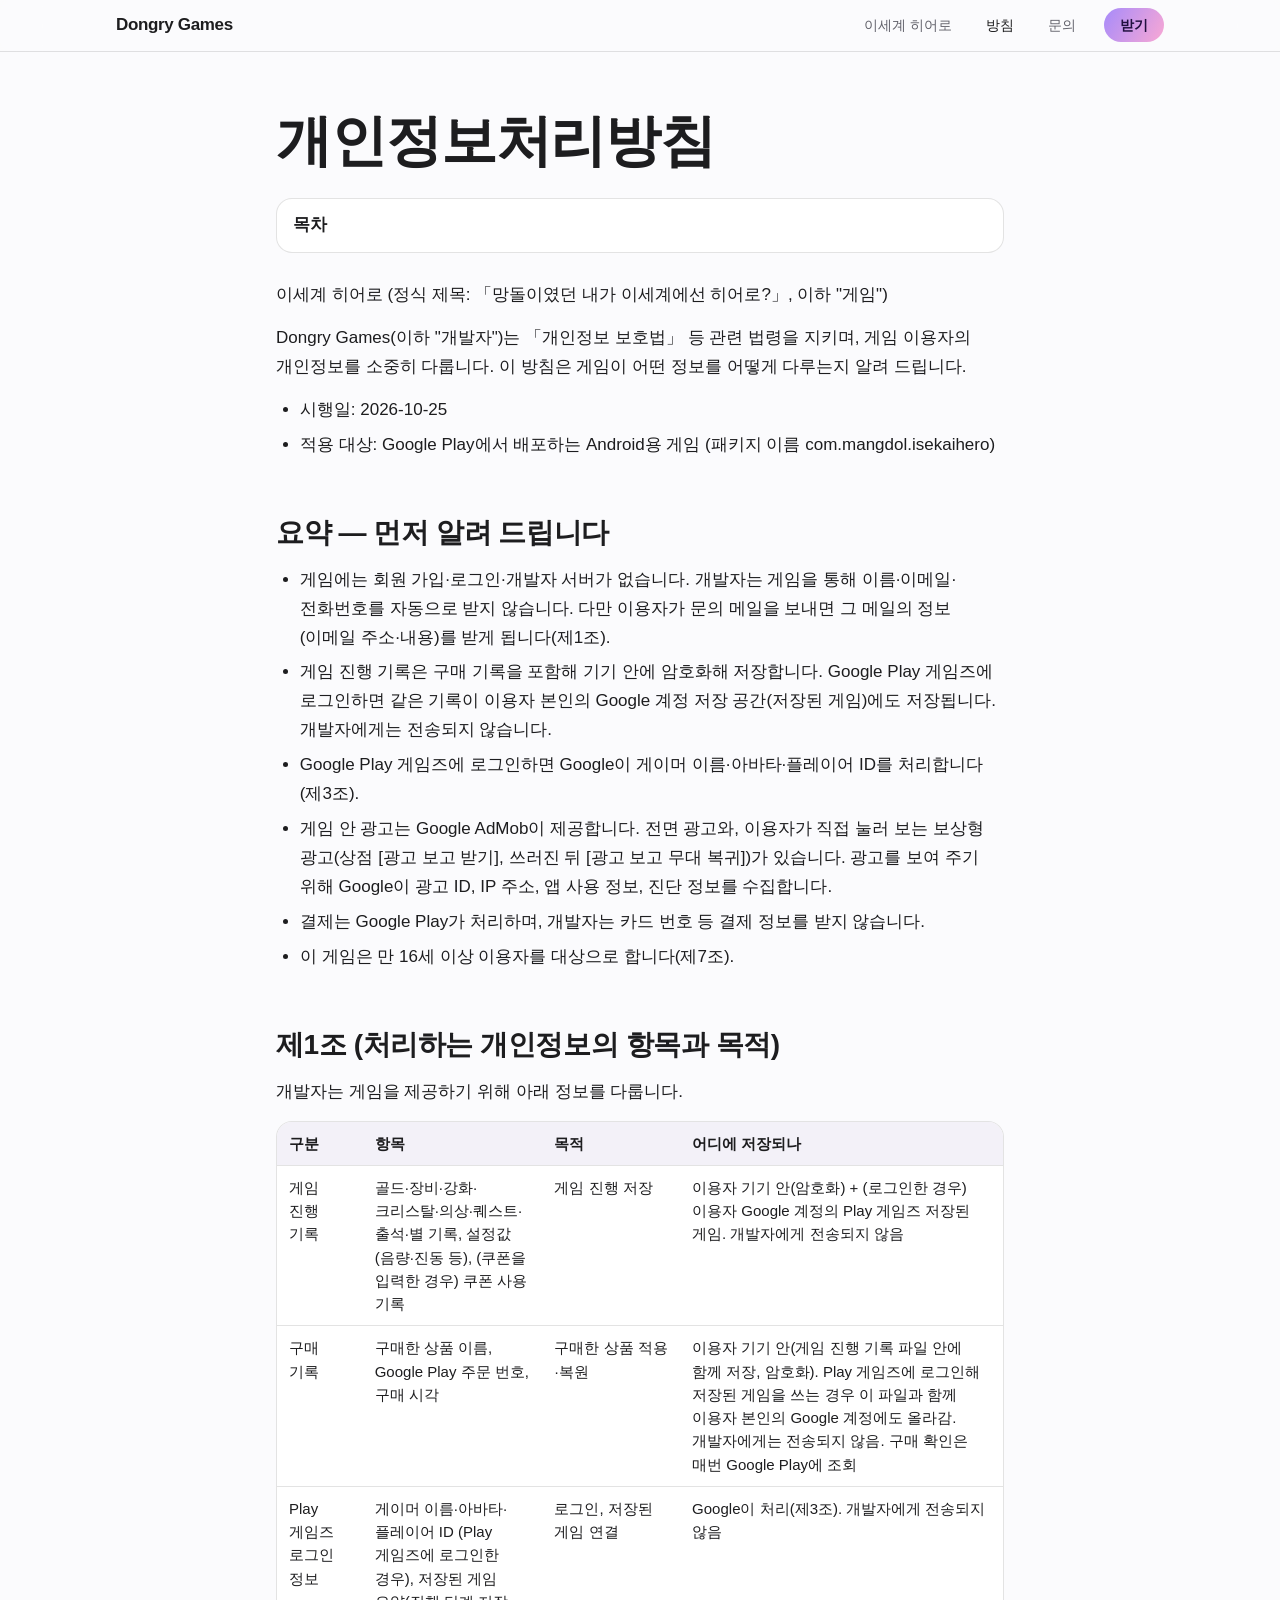
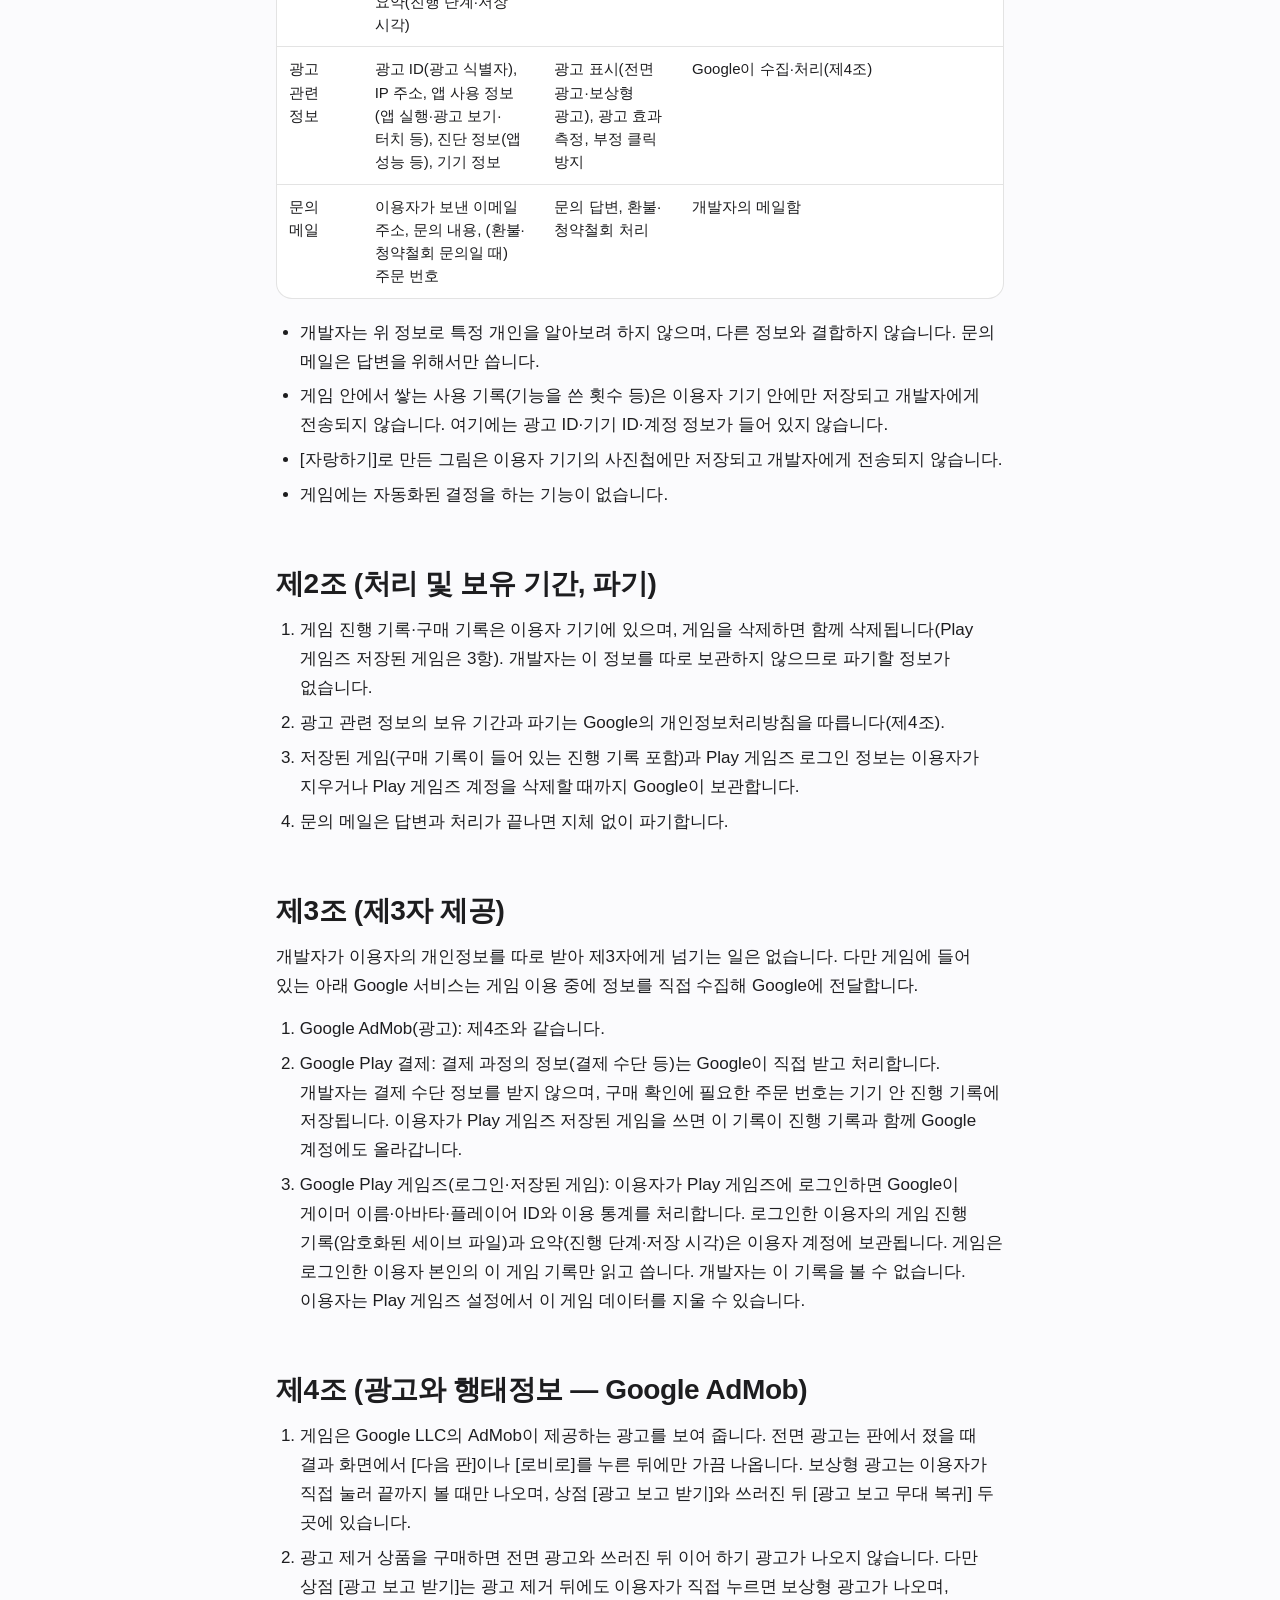
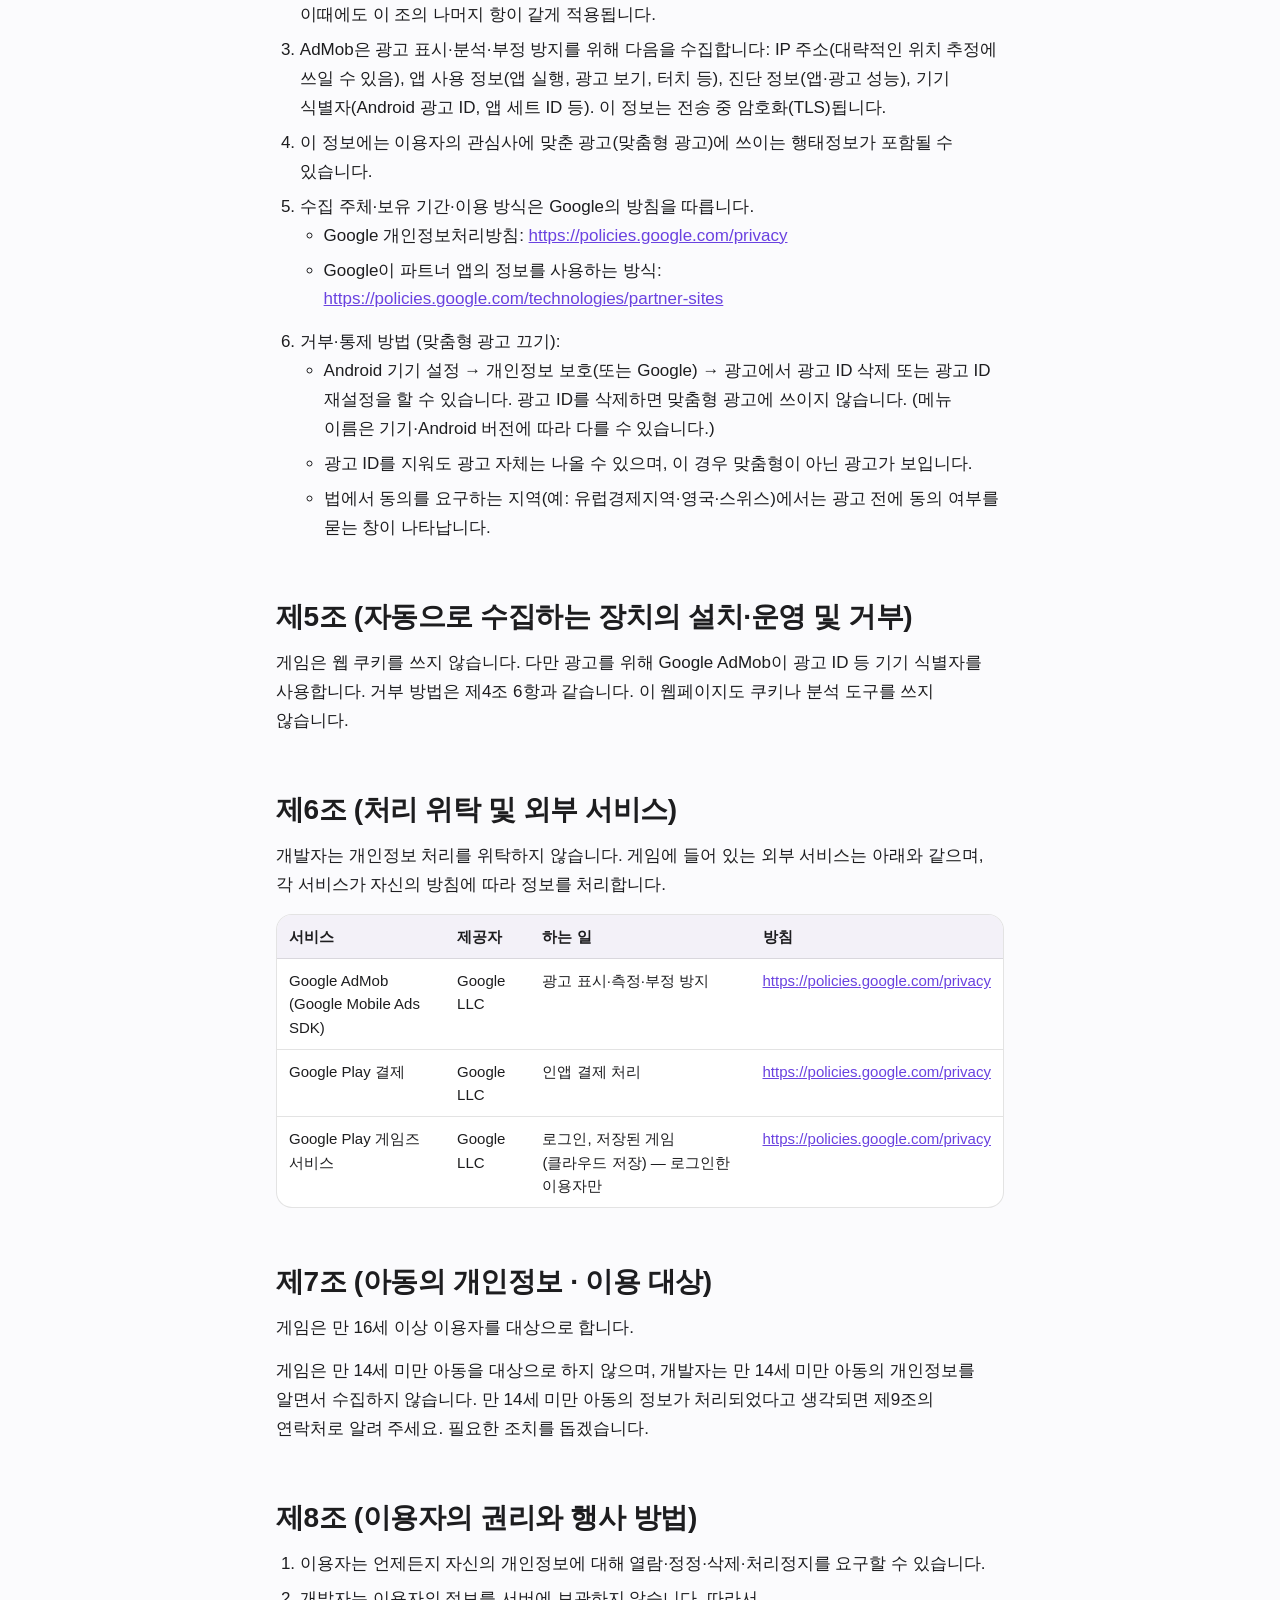
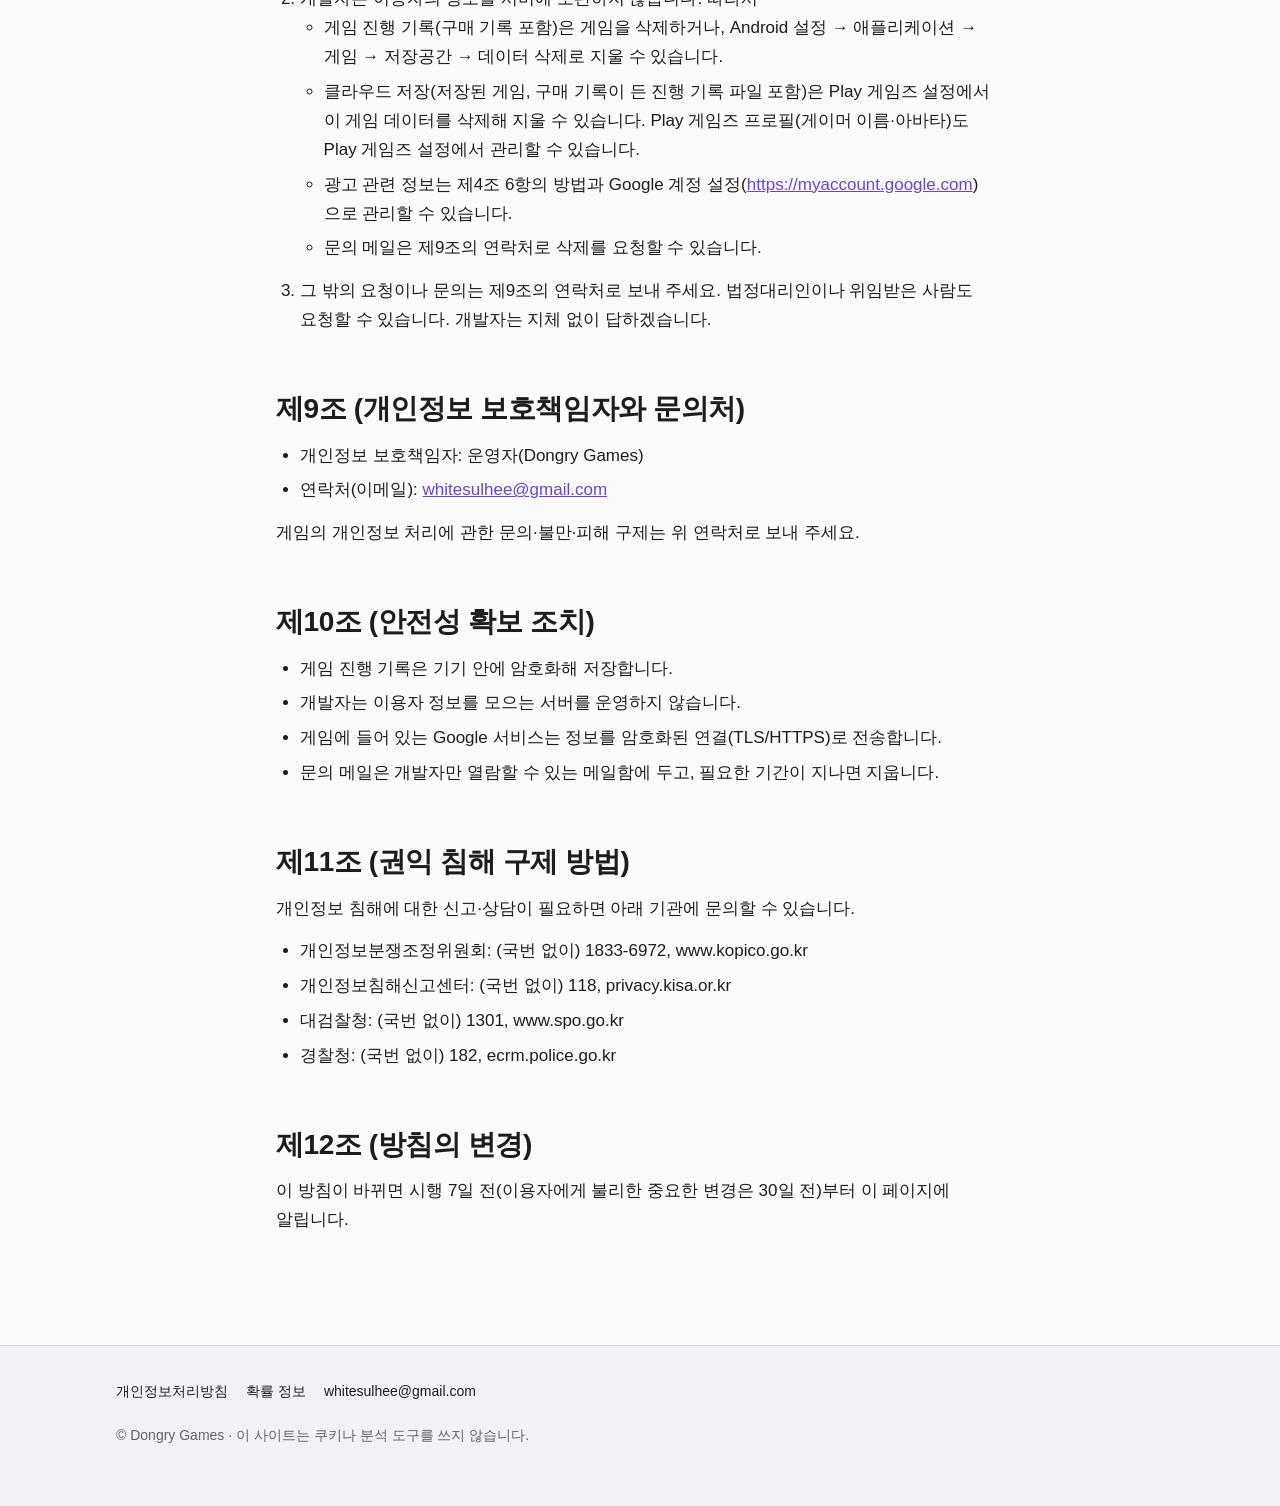
<file: privacy.html>
<!doctype html>
<html lang="ko">
<head>
<meta charset="utf-8">
<meta name="viewport" content="width=device-width, initial-scale=1, viewport-fit=cover">
<title>개인정보처리방침 - Dongry Games</title>
<meta name="description" content="이세계 히어로 개인정보처리방침 (한국어)">
<meta name="theme-color" content="#fbfbfd" media="(prefers-color-scheme: light)">
<meta name="theme-color" content="#0a0912" media="(prefers-color-scheme: dark)">
<link rel="icon" type="image/png" sizes="32x32" href="favicon-32.png">
<link rel="icon" type="image/png" sizes="16x16" href="favicon-16.png">
<link rel="apple-touch-icon" href="apple-touch-icon.png">
<link rel="stylesheet" href="assets/css/site.css">
</head>
<body id="top">
<a class="skip" href="#main">본문으로 건너뛰기</a>
<header class="site-header">
  <div class="site-header__in">
    <a class="brand" href="index.html">Dongry Games</a>
    <nav aria-label="주요 메뉴">
      <a href="index.html" data-nav="game">이세계 히어로</a>
      <a href="privacy.html" data-nav="policy" aria-current="page">방침</a>
      <a href="mailto:whitesulhee@gmail.com">문의</a>
      <a class="nav-get" href="https://play.google.com/store/apps/details?id=com.mangdol.isekaihero" rel="noopener" aria-label="Google Play에서 받기">받기</a>
    </nav>
  </div>
</header>

<main id="main" class="doc">
  <h1>개인정보처리방침</h1>

  <details class="toc">
    <summary>목차</summary>
    <ol>
      <li><a href="#sec-1">요약 &mdash; 먼저 알려 드립니다</a></li>
      <li><a href="#sec-2">제1조 (처리하는 개인정보의 항목과 목적)</a></li>
      <li><a href="#sec-3">제2조 (처리 및 보유 기간, 파기)</a></li>
      <li><a href="#sec-4">제3조 (제3자 제공)</a></li>
      <li><a href="#sec-5">제4조 (광고와 행태정보 &mdash; Google AdMob)</a></li>
      <li><a href="#sec-6">제5조 (자동으로 수집하는 장치의 설치·운영 및 거부)</a></li>
      <li><a href="#sec-7">제6조 (처리 위탁 및 외부 서비스)</a></li>
      <li><a href="#sec-8">제7조 (아동의 개인정보 · 이용 대상)</a></li>
      <li><a href="#sec-9">제8조 (이용자의 권리와 행사 방법)</a></li>
      <li><a href="#sec-10">제9조 (개인정보 보호책임자와 문의처)</a></li>
      <li><a href="#sec-11">제10조 (안전성 확보 조치)</a></li>
      <li><a href="#sec-12">제11조 (권익 침해 구제 방법)</a></li>
      <li><a href="#sec-13">제12조 (방침의 변경)</a></li>
    </ol>
  </details>

  <p>이세계 히어로 (정식 제목: 「망돌이였던 내가 이세계에선 히어로?」, 이하 "게임")</p>

  <p>Dongry Games(이하 "개발자")는 「개인정보 보호법」 등 관련 법령을 지키며, 게임 이용자의 개인정보를 소중히 다룹니다. 이 방침은 게임이 어떤 정보를 어떻게 다루는지 알려 드립니다.</p>

  <ul>
    <li>시행일: 2026-10-25</li>
    <li>적용 대상: Google Play에서 배포하는 Android용 게임 (패키지 이름 com.mangdol.isekaihero)</li>
  </ul>

  <h2 id="sec-1">요약 &mdash; 먼저 알려 드립니다</h2>
  <ul>
    <li>게임에는 회원 가입·로그인·개발자 서버가 없습니다. 개발자는 게임을 통해 이름·이메일·전화번호를 자동으로 받지 않습니다. 다만 이용자가 문의 메일을 보내면 그 메일의 정보(이메일 주소·내용)를 받게 됩니다(제1조).</li>
    <li>게임 진행 기록은 구매 기록을 포함해 기기 안에 암호화해 저장합니다. Google Play 게임즈에 로그인하면 같은 기록이 이용자 본인의 Google 계정 저장 공간(저장된 게임)에도 저장됩니다. 개발자에게는 전송되지 않습니다.</li>
    <li>Google Play 게임즈에 로그인하면 Google이 게이머 이름·아바타·플레이어 ID를 처리합니다(제3조).</li>
    <li>게임 안 광고는 Google AdMob이 제공합니다. 전면 광고와, 이용자가 직접 눌러 보는 보상형 광고(상점 [광고 보고 받기], 쓰러진 뒤 [광고 보고 무대 복귀])가 있습니다. 광고를 보여 주기 위해 Google이 광고 ID, IP 주소, 앱 사용 정보, 진단 정보를 수집합니다.</li>
    <li>결제는 Google Play가 처리하며, 개발자는 카드 번호 등 결제 정보를 받지 않습니다.</li>
    <li>이 게임은 만 16세 이상 이용자를 대상으로 합니다(제7조).</li>
  </ul>

  <h2 id="sec-2">제1조 (처리하는 개인정보의 항목과 목적)</h2>
  <p>개발자는 게임을 제공하기 위해 아래 정보를 다룹니다.</p>
  <div class="table-wrap">
  <table class="t-stack" role="table">
    <thead>
      <tr role="row"><th role="columnheader">구분</th><th role="columnheader">항목</th><th role="columnheader">목적</th><th role="columnheader">어디에 저장되나</th></tr>
    </thead>
    <tbody>
      <tr role="row"><td data-label="구분" role="cell">게임 진행 기록</td><td data-label="항목" role="cell">골드·장비·강화·크리스탈·의상·퀘스트·출석·별 기록, 설정값(음량·진동 등), (쿠폰을 입력한 경우) 쿠폰 사용 기록</td><td data-label="목적" role="cell">게임 진행 저장</td><td data-label="어디에 저장되나" role="cell">이용자 기기 안(암호화) + (로그인한 경우) 이용자 Google 계정의 Play 게임즈 저장된 게임. 개발자에게 전송되지 않음</td></tr>
      <tr role="row"><td data-label="구분" role="cell">구매 기록</td><td data-label="항목" role="cell">구매한 상품 이름, Google Play 주문 번호, 구매 시각</td><td data-label="목적" role="cell">구매한 상품 적용·복원</td><td data-label="어디에 저장되나" role="cell">이용자 기기 안(게임 진행 기록 파일 안에 함께 저장, 암호화). Play 게임즈에 로그인해 저장된 게임을 쓰는 경우 이 파일과 함께 이용자 본인의 Google 계정에도 올라감. 개발자에게는 전송되지 않음. 구매 확인은 매번 Google Play에 조회</td></tr>
      <tr role="row"><td data-label="구분" role="cell">Play 게임즈 로그인 정보</td><td data-label="항목" role="cell">게이머 이름·아바타·플레이어 ID (Play 게임즈에 로그인한 경우), 저장된 게임 요약(진행 단계·저장 시각)</td><td data-label="목적" role="cell">로그인, 저장된 게임 연결</td><td data-label="어디에 저장되나" role="cell">Google이 처리(제3조). 개발자에게 전송되지 않음</td></tr>
      <tr role="row"><td data-label="구분" role="cell">광고 관련 정보</td><td data-label="항목" role="cell">광고 ID(광고 식별자), IP 주소, 앱 사용 정보(앱 실행·광고 보기·터치 등), 진단 정보(앱 성능 등), 기기 정보</td><td data-label="목적" role="cell">광고 표시(전면 광고·보상형 광고), 광고 효과 측정, 부정 클릭 방지</td><td data-label="어디에 저장되나" role="cell">Google이 수집·처리(제4조)</td></tr>
      <tr role="row"><td data-label="구분" role="cell">문의 메일</td><td data-label="항목" role="cell">이용자가 보낸 이메일 주소, 문의 내용, (환불·청약철회 문의일 때) 주문 번호</td><td data-label="목적" role="cell">문의 답변, 환불·청약철회 처리</td><td data-label="어디에 저장되나" role="cell">개발자의 메일함</td></tr>
    </tbody>
  </table>
  </div>
  <ul>
    <li>개발자는 위 정보로 특정 개인을 알아보려 하지 않으며, 다른 정보와 결합하지 않습니다. 문의 메일은 답변을 위해서만 씁니다.</li>
    <li>게임 안에서 쌓는 사용 기록(기능을 쓴 횟수 등)은 이용자 기기 안에만 저장되고 개발자에게 전송되지 않습니다. 여기에는 광고 ID·기기 ID·계정 정보가 들어 있지 않습니다.</li>
    <li>[자랑하기]로 만든 그림은 이용자 기기의 사진첩에만 저장되고 개발자에게 전송되지 않습니다.</li>
    <li>게임에는 자동화된 결정을 하는 기능이 없습니다.</li>
  </ul>

  <h2 id="sec-3">제2조 (처리 및 보유 기간, 파기)</h2>
  <ol>
    <li>게임 진행 기록·구매 기록은 이용자 기기에 있으며, 게임을 삭제하면 함께 삭제됩니다(Play 게임즈 저장된 게임은 3항). 개발자는 이 정보를 따로 보관하지 않으므로 파기할 정보가 없습니다.</li>
    <li>광고 관련 정보의 보유 기간과 파기는 Google의 개인정보처리방침을 따릅니다(제4조).</li>
    <li>저장된 게임(구매 기록이 들어 있는 진행 기록 포함)과 Play 게임즈 로그인 정보는 이용자가 지우거나 Play 게임즈 계정을 삭제할 때까지 Google이 보관합니다.</li>
    <li>문의 메일은 답변과 처리가 끝나면 지체 없이 파기합니다.</li>
  </ol>

  <h2 id="sec-4">제3조 (제3자 제공)</h2>
  <p>개발자가 이용자의 개인정보를 따로 받아 제3자에게 넘기는 일은 없습니다. 다만 게임에 들어 있는 아래 Google 서비스는 게임 이용 중에 정보를 직접 수집해 Google에 전달합니다.</p>
  <ol>
    <li>Google AdMob(광고): 제4조와 같습니다.</li>
    <li>Google Play 결제: 결제 과정의 정보(결제 수단 등)는 Google이 직접 받고 처리합니다. 개발자는 결제 수단 정보를 받지 않으며, 구매 확인에 필요한 주문 번호는 기기 안 진행 기록에 저장됩니다. 이용자가 Play 게임즈 저장된 게임을 쓰면 이 기록이 진행 기록과 함께 Google 계정에도 올라갑니다.</li>
    <li>Google Play 게임즈(로그인·저장된 게임): 이용자가 Play 게임즈에 로그인하면 Google이 게이머 이름·아바타·플레이어 ID와 이용 통계를 처리합니다. 로그인한 이용자의 게임 진행 기록(암호화된 세이브 파일)과 요약(진행 단계·저장 시각)은 이용자 계정에 보관됩니다. 게임은 로그인한 이용자 본인의 이 게임 기록만 읽고 씁니다. 개발자는 이 기록을 볼 수 없습니다. 이용자는 Play 게임즈 설정에서 이 게임 데이터를 지울 수 있습니다.</li>
  </ol>

  <h2 id="sec-5">제4조 (광고와 행태정보 &mdash; Google AdMob)</h2>
  <ol>
    <li>게임은 Google LLC의 AdMob이 제공하는 광고를 보여 줍니다. 전면 광고는 판에서 졌을 때 결과 화면에서 [다음 판]이나 [로비로]를 누른 뒤에만 가끔 나옵니다. 보상형 광고는 이용자가 직접 눌러 끝까지 볼 때만 나오며, 상점 [광고 보고 받기]와 쓰러진 뒤 [광고 보고 무대 복귀] 두 곳에 있습니다.</li>
    <li>광고 제거 상품을 구매하면 전면 광고와 쓰러진 뒤 이어 하기 광고가 나오지 않습니다. 다만 상점 [광고 보고 받기]는 광고 제거 뒤에도 이용자가 직접 누르면 보상형 광고가 나오며, 이때에도 이 조의 나머지 항이 같게 적용됩니다.</li>
    <li>AdMob은 광고 표시·분석·부정 방지를 위해 다음을 수집합니다: IP 주소(대략적인 위치 추정에 쓰일 수 있음), 앱 사용 정보(앱 실행, 광고 보기, 터치 등), 진단 정보(앱·광고 성능), 기기 식별자(Android 광고 ID, 앱 세트 ID 등). 이 정보는 전송 중 암호화(TLS)됩니다.</li>
    <li>이 정보에는 이용자의 관심사에 맞춘 광고(맞춤형 광고)에 쓰이는 행태정보가 포함될 수 있습니다.</li>
    <li>수집 주체·보유 기간·이용 방식은 Google의 방침을 따릅니다.
      <ul>
        <li>Google 개인정보처리방침: <a href="https://policies.google.com/privacy">https://policies.google.com/privacy</a></li>
        <li>Google이 파트너 앱의 정보를 사용하는 방식: <a href="https://policies.google.com/technologies/partner-sites">https://policies.google.com/technologies/partner-sites</a></li>
      </ul>
    </li>
    <li>거부·통제 방법 (맞춤형 광고 끄기):
      <ul>
        <li>Android 기기 설정 &rarr; 개인정보 보호(또는 Google) &rarr; 광고에서 광고 ID 삭제 또는 광고 ID 재설정을 할 수 있습니다. 광고 ID를 삭제하면 맞춤형 광고에 쓰이지 않습니다. (메뉴 이름은 기기·Android 버전에 따라 다를 수 있습니다.)</li>
        <li>광고 ID를 지워도 광고 자체는 나올 수 있으며, 이 경우 맞춤형이 아닌 광고가 보입니다.</li>
        <li>법에서 동의를 요구하는 지역(예: 유럽경제지역·영국·스위스)에서는 광고 전에 동의 여부를 묻는 창이 나타납니다.</li>
      </ul>
    </li>
  </ol>

  <h2 id="sec-6">제5조 (자동으로 수집하는 장치의 설치·운영 및 거부)</h2>
  <p>게임은 웹 쿠키를 쓰지 않습니다. 다만 광고를 위해 Google AdMob이 광고 ID 등 기기 식별자를 사용합니다. 거부 방법은 제4조 6항과 같습니다. 이 웹페이지도 쿠키나 분석 도구를 쓰지 않습니다.</p>

  <h2 id="sec-7">제6조 (처리 위탁 및 외부 서비스)</h2>
  <p>개발자는 개인정보 처리를 위탁하지 않습니다. 게임에 들어 있는 외부 서비스는 아래와 같으며, 각 서비스가 자신의 방침에 따라 정보를 처리합니다.</p>
  <div class="table-wrap">
  <table class="t-stack" role="table">
    <thead>
      <tr role="row"><th role="columnheader">서비스</th><th role="columnheader">제공자</th><th role="columnheader">하는 일</th><th role="columnheader">방침</th></tr>
    </thead>
    <tbody>
      <tr role="row"><td data-label="서비스" role="cell">Google AdMob (Google Mobile Ads SDK)</td><td data-label="제공자" role="cell">Google LLC</td><td data-label="하는 일" role="cell">광고 표시·측정·부정 방지</td><td data-label="방침" role="cell"><a href="https://policies.google.com/privacy">https://policies.google.com/privacy</a></td></tr>
      <tr role="row"><td data-label="서비스" role="cell">Google Play 결제</td><td data-label="제공자" role="cell">Google LLC</td><td data-label="하는 일" role="cell">인앱 결제 처리</td><td data-label="방침" role="cell"><a href="https://policies.google.com/privacy">https://policies.google.com/privacy</a></td></tr>
      <tr role="row"><td data-label="서비스" role="cell">Google Play 게임즈 서비스</td><td data-label="제공자" role="cell">Google LLC</td><td data-label="하는 일" role="cell">로그인, 저장된 게임(클라우드 저장) &mdash; 로그인한 이용자만</td><td data-label="방침" role="cell"><a href="https://policies.google.com/privacy">https://policies.google.com/privacy</a></td></tr>
    </tbody>
  </table>
  </div>

  <h2 id="sec-8">제7조 (아동의 개인정보 · 이용 대상)</h2>
  <p>게임은 만 16세 이상 이용자를 대상으로 합니다.</p>
  <p>게임은 만 14세 미만 아동을 대상으로 하지 않으며, 개발자는 만 14세 미만 아동의 개인정보를 알면서 수집하지 않습니다. 만 14세 미만 아동의 정보가 처리되었다고 생각되면 제9조의 연락처로 알려 주세요. 필요한 조치를 돕겠습니다.</p>

  <h2 id="sec-9">제8조 (이용자의 권리와 행사 방법)</h2>
  <ol>
    <li>이용자는 언제든지 자신의 개인정보에 대해 열람·정정·삭제·처리정지를 요구할 수 있습니다.</li>
    <li>개발자는 이용자의 정보를 서버에 보관하지 않습니다. 따라서
      <ul>
        <li>게임 진행 기록(구매 기록 포함)은 게임을 삭제하거나, Android 설정 &rarr; 애플리케이션 &rarr; 게임 &rarr; 저장공간 &rarr; 데이터 삭제로 지울 수 있습니다.</li>
        <li>클라우드 저장(저장된 게임, 구매 기록이 든 진행 기록 파일 포함)은 Play 게임즈 설정에서 이 게임 데이터를 삭제해 지울 수 있습니다. Play 게임즈 프로필(게이머 이름·아바타)도 Play 게임즈 설정에서 관리할 수 있습니다.</li>
        <li>광고 관련 정보는 제4조 6항의 방법과 Google 계정 설정(<a href="https://myaccount.google.com">https://myaccount.google.com</a>)으로 관리할 수 있습니다.</li>
        <li>문의 메일은 제9조의 연락처로 삭제를 요청할 수 있습니다.</li>
      </ul>
    </li>
    <li>그 밖의 요청이나 문의는 제9조의 연락처로 보내 주세요. 법정대리인이나 위임받은 사람도 요청할 수 있습니다. 개발자는 지체 없이 답하겠습니다.</li>
  </ol>

  <h2 id="sec-10">제9조 (개인정보 보호책임자와 문의처)</h2>
  <ul>
    <li>개인정보 보호책임자: 운영자(Dongry Games)</li>
    <li>연락처(이메일): <a href="mailto:whitesulhee@gmail.com">whitesulhee@gmail.com</a></li>
  </ul>
  <p>게임의 개인정보 처리에 관한 문의·불만·피해 구제는 위 연락처로 보내 주세요.</p>

  <h2 id="sec-11">제10조 (안전성 확보 조치)</h2>
  <ul>
    <li>게임 진행 기록은 기기 안에 암호화해 저장합니다.</li>
    <li>개발자는 이용자 정보를 모으는 서버를 운영하지 않습니다.</li>
    <li>게임에 들어 있는 Google 서비스는 정보를 암호화된 연결(TLS/HTTPS)로 전송합니다.</li>
    <li>문의 메일은 개발자만 열람할 수 있는 메일함에 두고, 필요한 기간이 지나면 지웁니다.</li>
  </ul>

  <h2 id="sec-12">제11조 (권익 침해 구제 방법)</h2>
  <p>개인정보 침해에 대한 신고·상담이 필요하면 아래 기관에 문의할 수 있습니다.</p>
  <ul>
    <li>개인정보분쟁조정위원회: (국번 없이) 1833-6972, www.kopico.go.kr</li>
    <li>개인정보침해신고센터: (국번 없이) 118, privacy.kisa.or.kr</li>
    <li>대검찰청: (국번 없이) 1301, www.spo.go.kr</li>
    <li>경찰청: (국번 없이) 182, ecrm.police.go.kr</li>
  </ul>

  <h2 id="sec-13">제12조 (방침의 변경)</h2>
  <p>이 방침이 바뀌면 시행 7일 전(이용자에게 불리한 중요한 변경은 30일 전)부터 이 페이지에 알립니다.</p>
</main>

<footer class="site-footer">
  <div class="site-footer__in">
    <p class="site-footer__links">
      <a href="privacy.html">개인정보처리방침</a>
      <a href="probability.html">확률 정보</a>
      <a href="mailto:whitesulhee@gmail.com">whitesulhee@gmail.com</a>
    </p>
    <p class="site-footer__copy">&copy; Dongry Games &middot; 이 사이트는 쿠키나 분석 도구를 쓰지 않습니다.</p>
  </div>
</footer>
<a class="totop" href="#top">맨 위로</a>
</body>
</html>
</file>
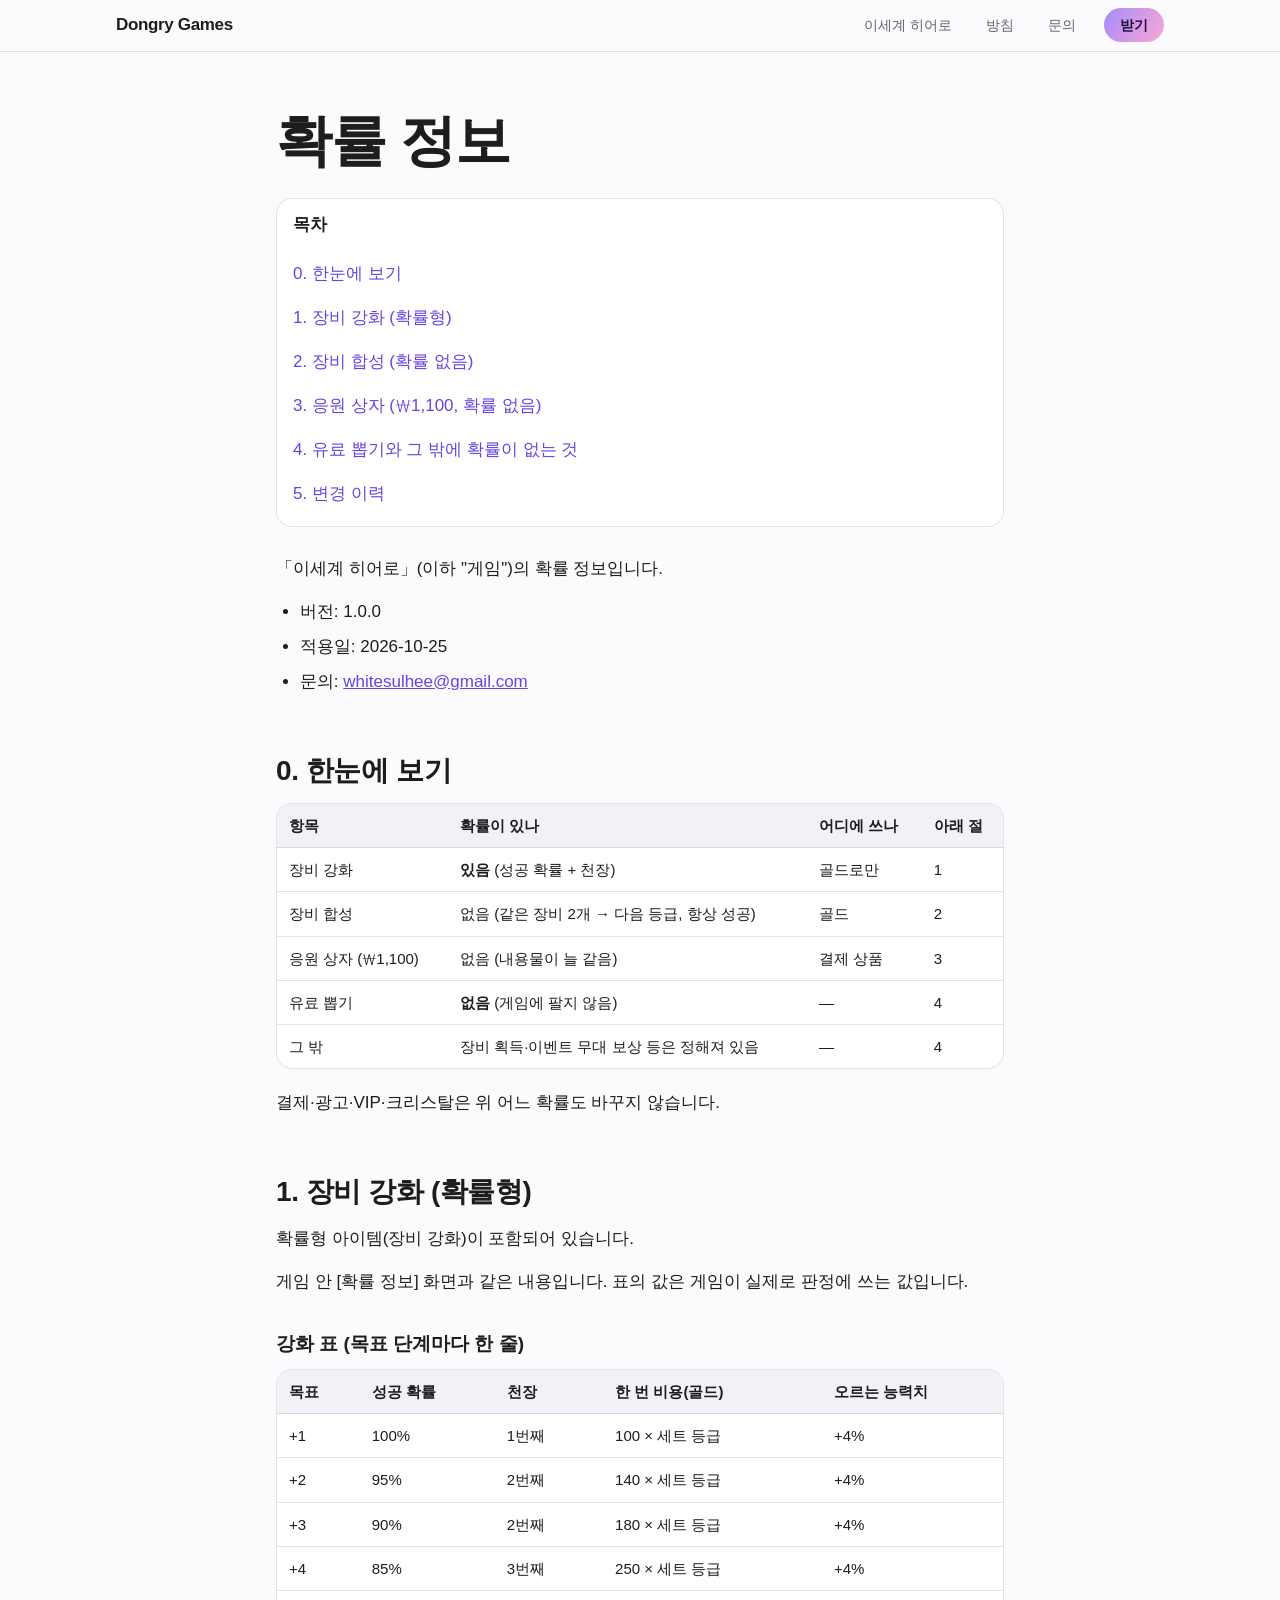
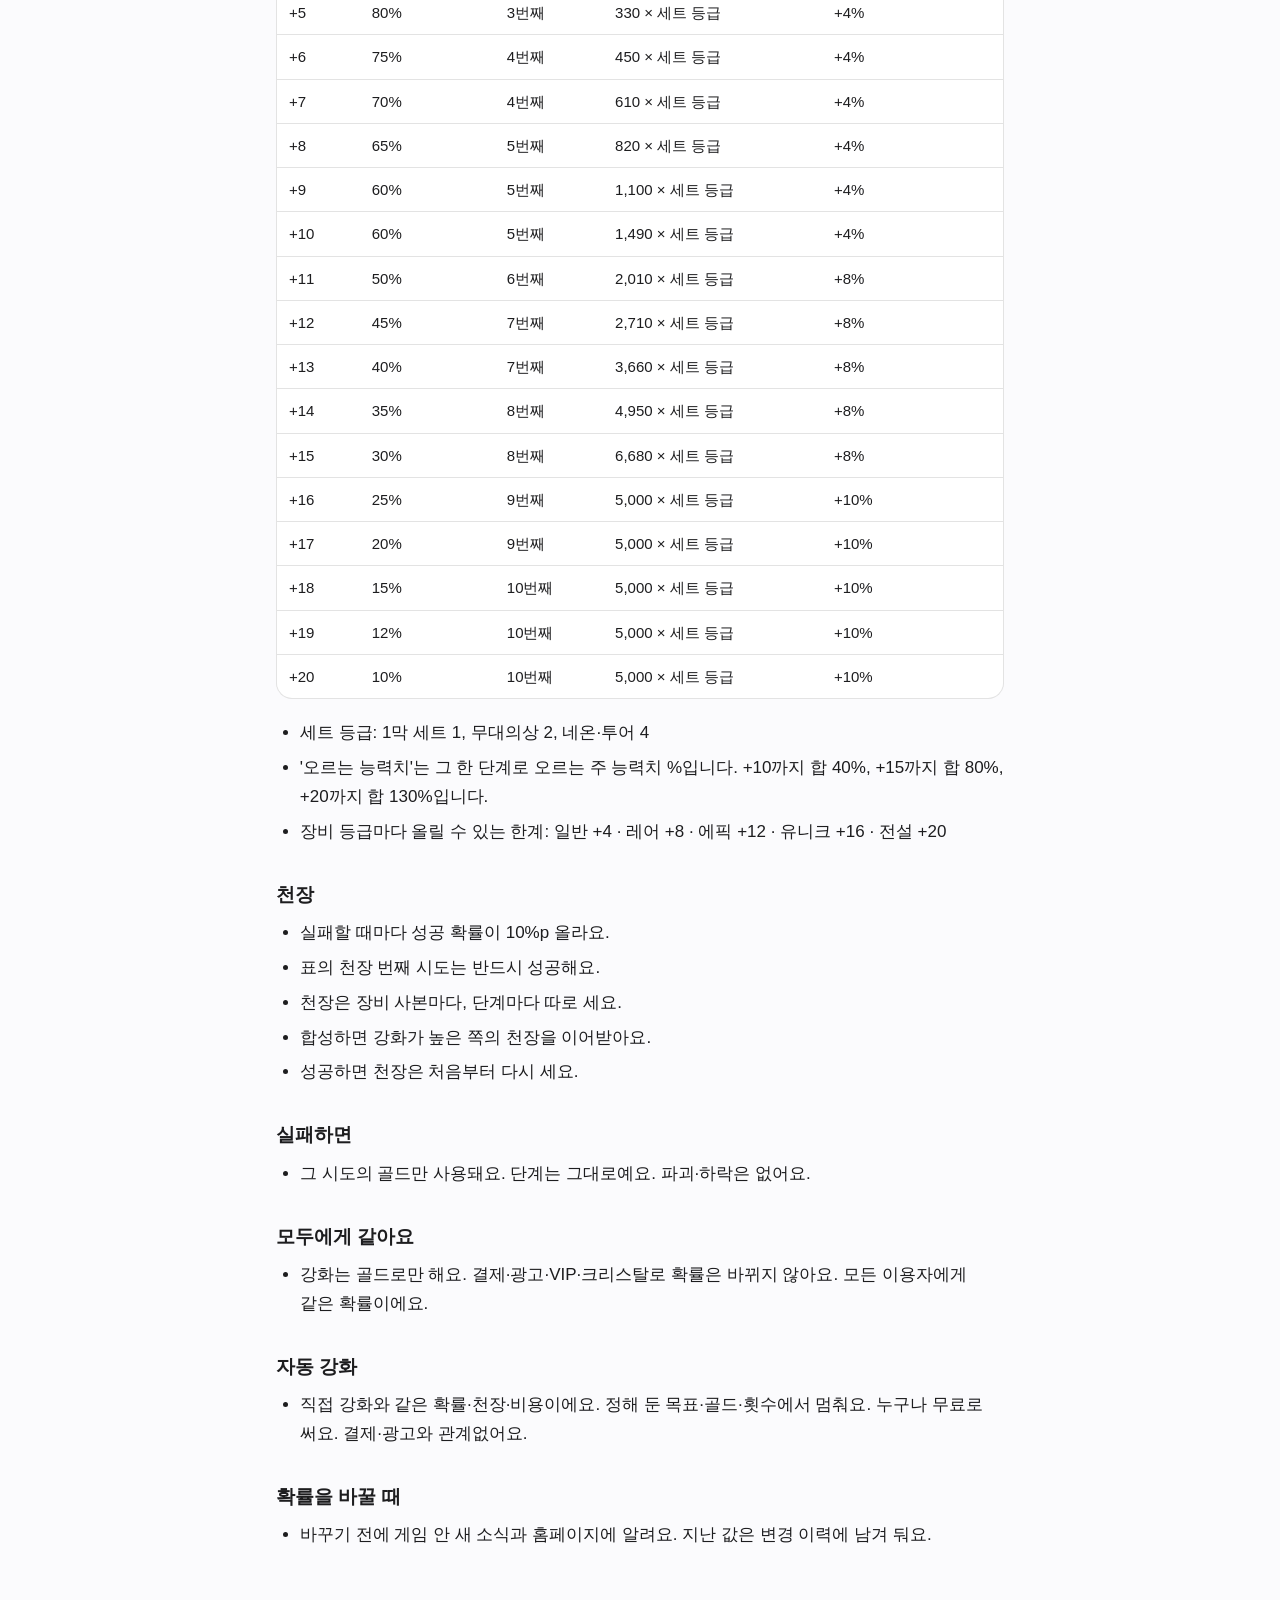
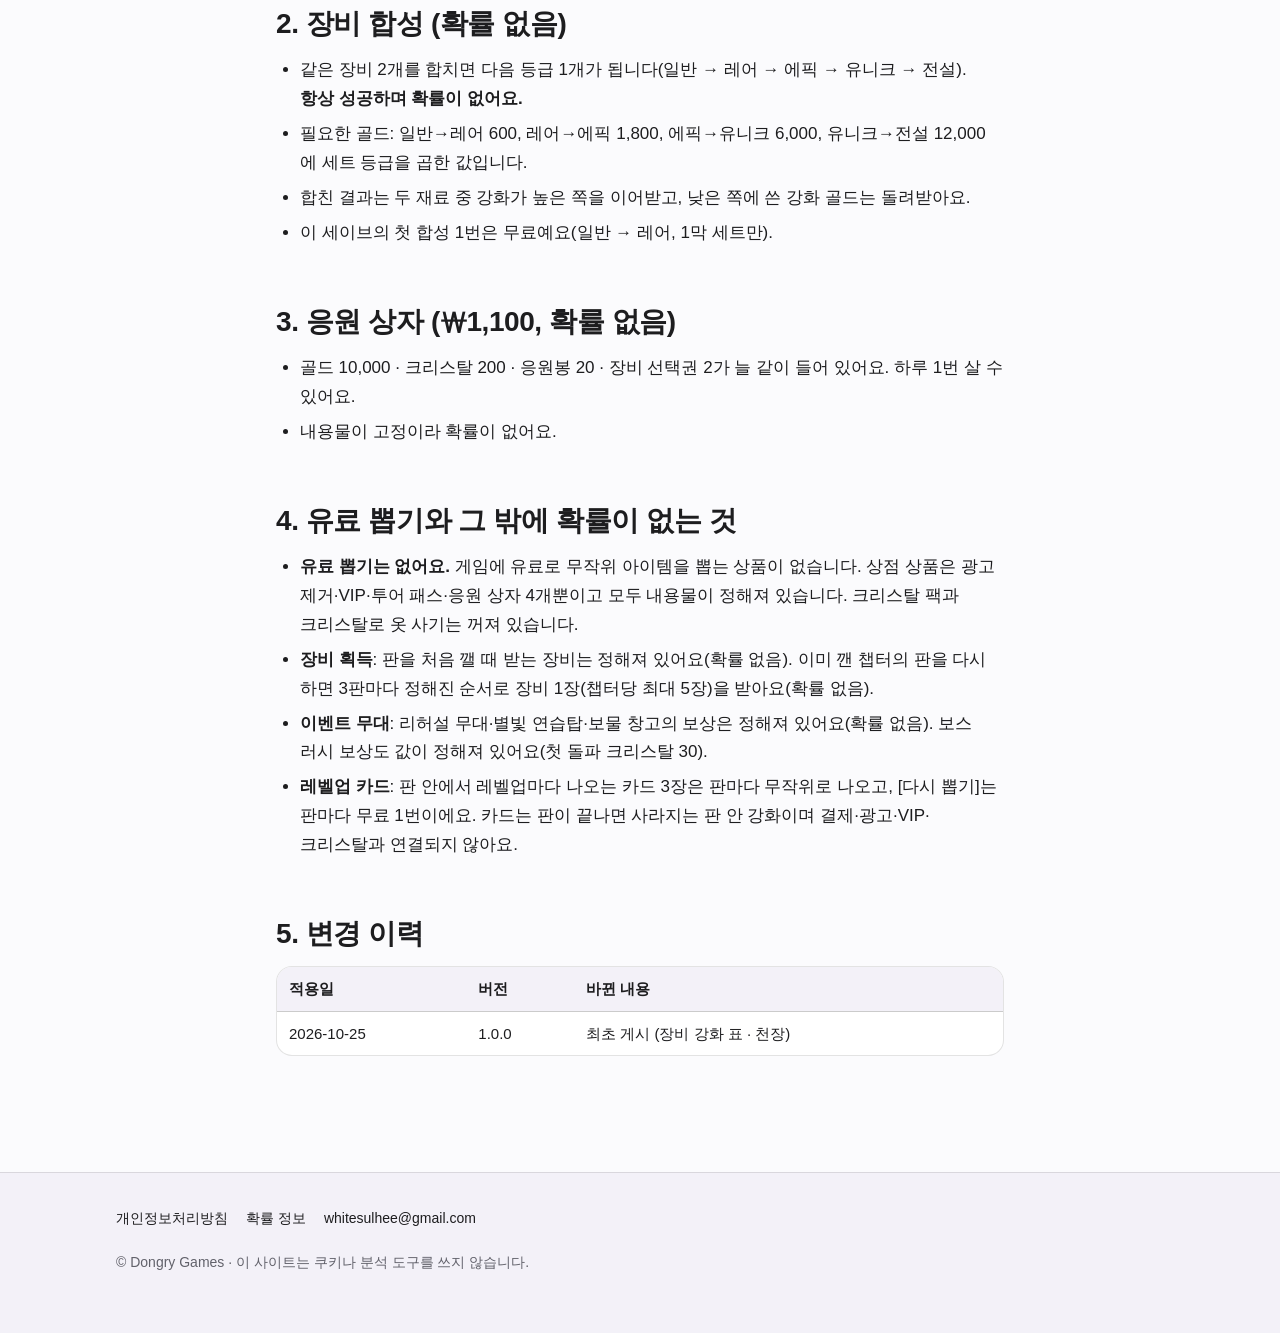
<file: probability.html>
<!doctype html>
<html lang="ko">
<head>
<meta charset="utf-8">
<meta name="viewport" content="width=device-width, initial-scale=1, viewport-fit=cover">
<title>확률 정보 - Dongry Games</title>
<meta name="description" content="이세계 히어로 확률 정보 (한국어)">
<meta name="theme-color" content="#fbfbfd" media="(prefers-color-scheme: light)">
<meta name="theme-color" content="#0a0912" media="(prefers-color-scheme: dark)">
<link rel="icon" type="image/png" sizes="32x32" href="favicon-32.png">
<link rel="icon" type="image/png" sizes="16x16" href="favicon-16.png">
<link rel="apple-touch-icon" href="apple-touch-icon.png">
<link rel="stylesheet" href="assets/css/site.css">
</head>
<body id="top">
<a class="skip" href="#main">본문으로 건너뛰기</a>
<header class="site-header">
  <div class="site-header__in">
    <a class="brand" href="index.html">Dongry Games</a>
    <nav aria-label="주요 메뉴">
      <a href="index.html" data-nav="game">이세계 히어로</a>
      <a href="privacy.html" data-nav="policy">방침</a>
      <a href="mailto:whitesulhee@gmail.com">문의</a>
      <a class="nav-get" href="https://play.google.com/store/apps/details?id=com.mangdol.isekaihero" rel="noopener" aria-label="Google Play에서 받기">받기</a>
    </nav>
  </div>
</header>

<main id="main" class="doc">
  <h1>확률 정보</h1>

  <details class="toc" open>
    <summary>목차</summary>
    <ol>
      <li><a href="#sec-1">0. 한눈에 보기</a></li>
      <li><a href="#sec-2">1. 장비 강화 (확률형)</a></li>
      <li><a href="#sec-3">2. 장비 합성 (확률 없음)</a></li>
      <li><a href="#sec-4">3. 응원 상자 (&#8361;1,100, 확률 없음)</a></li>
      <li><a href="#sec-5">4. 유료 뽑기와 그 밖에 확률이 없는 것</a></li>
      <li><a href="#sec-6">5. 변경 이력</a></li>
    </ol>
  </details>

  <p>「이세계 히어로」(이하 "게임")의 확률 정보입니다.</p>
  <ul>
    <li>버전: 1.0.0</li>
    <li>적용일: 2026-10-25</li>
    <li>문의: <a href="mailto:whitesulhee@gmail.com">whitesulhee@gmail.com</a></li>
  </ul>

  <h2 id="sec-1">0. 한눈에 보기</h2>
  <div class="table-wrap">
  <table role="table">
    <thead>
      <tr role="row"><th role="columnheader">항목</th><th role="columnheader">확률이 있나</th><th role="columnheader">어디에 쓰나</th><th role="columnheader">아래 절</th></tr>
    </thead>
    <tbody>
      <tr role="row"><td data-label="항목" role="cell">장비 강화</td><td data-label="확률이 있나" role="cell"><strong>있음</strong> (성공 확률 + 천장)</td><td data-label="어디에 쓰나" role="cell">골드로만</td><td data-label="아래 절" role="cell">1</td></tr>
      <tr role="row"><td data-label="항목" role="cell">장비 합성</td><td data-label="확률이 있나" role="cell">없음 (같은 장비 2개 &rarr; 다음 등급, 항상 성공)</td><td data-label="어디에 쓰나" role="cell">골드</td><td data-label="아래 절" role="cell">2</td></tr>
      <tr role="row"><td data-label="항목" role="cell">응원 상자 (&#8361;1,100)</td><td data-label="확률이 있나" role="cell">없음 (내용물이 늘 같음)</td><td data-label="어디에 쓰나" role="cell">결제 상품</td><td data-label="아래 절" role="cell">3</td></tr>
      <tr role="row"><td data-label="항목" role="cell">유료 뽑기</td><td data-label="확률이 있나" role="cell"><strong>없음</strong> (게임에 팔지 않음)</td><td data-label="어디에 쓰나" role="cell">&mdash;</td><td data-label="아래 절" role="cell">4</td></tr>
      <tr role="row"><td data-label="항목" role="cell">그 밖</td><td data-label="확률이 있나" role="cell">장비 획득&middot;이벤트 무대 보상 등은 정해져 있음</td><td data-label="어디에 쓰나" role="cell">&mdash;</td><td data-label="아래 절" role="cell">4</td></tr>
    </tbody>
  </table>
  </div>
  <p>결제&middot;광고&middot;VIP&middot;크리스탈은 위 어느 확률도 바꾸지 않습니다.</p>

  <h2 id="sec-2">1. 장비 강화 (확률형)</h2>
  <p>확률형 아이템(장비 강화)이 포함되어 있습니다.</p>
  <p>게임 안 [확률 정보] 화면과 같은 내용입니다. 표의 값은 게임이 실제로 판정에 쓰는 값입니다.</p>

  <h3>강화 표 (목표 단계마다 한 줄)</h3>
  <div class="table-wrap">
  <table role="table">
    <thead>
      <tr role="row"><th role="columnheader">목표</th><th role="columnheader">성공 확률</th><th role="columnheader">천장</th><th role="columnheader">한 번 비용(골드)</th><th role="columnheader">오르는 능력치</th></tr>
    </thead>
    <tbody>
      <tr role="row"><td data-label="목표" role="cell">+1</td><td data-label="성공 확률" role="cell">100%</td><td data-label="천장" role="cell">1번째</td><td data-label="한 번 비용(골드)" role="cell">100 &times; 세트 등급</td><td data-label="오르는 능력치" role="cell">+4%</td></tr>
      <tr role="row"><td data-label="목표" role="cell">+2</td><td data-label="성공 확률" role="cell">95%</td><td data-label="천장" role="cell">2번째</td><td data-label="한 번 비용(골드)" role="cell">140 &times; 세트 등급</td><td data-label="오르는 능력치" role="cell">+4%</td></tr>
      <tr role="row"><td data-label="목표" role="cell">+3</td><td data-label="성공 확률" role="cell">90%</td><td data-label="천장" role="cell">2번째</td><td data-label="한 번 비용(골드)" role="cell">180 &times; 세트 등급</td><td data-label="오르는 능력치" role="cell">+4%</td></tr>
      <tr role="row"><td data-label="목표" role="cell">+4</td><td data-label="성공 확률" role="cell">85%</td><td data-label="천장" role="cell">3번째</td><td data-label="한 번 비용(골드)" role="cell">250 &times; 세트 등급</td><td data-label="오르는 능력치" role="cell">+4%</td></tr>
      <tr role="row"><td data-label="목표" role="cell">+5</td><td data-label="성공 확률" role="cell">80%</td><td data-label="천장" role="cell">3번째</td><td data-label="한 번 비용(골드)" role="cell">330 &times; 세트 등급</td><td data-label="오르는 능력치" role="cell">+4%</td></tr>
      <tr role="row"><td data-label="목표" role="cell">+6</td><td data-label="성공 확률" role="cell">75%</td><td data-label="천장" role="cell">4번째</td><td data-label="한 번 비용(골드)" role="cell">450 &times; 세트 등급</td><td data-label="오르는 능력치" role="cell">+4%</td></tr>
      <tr role="row"><td data-label="목표" role="cell">+7</td><td data-label="성공 확률" role="cell">70%</td><td data-label="천장" role="cell">4번째</td><td data-label="한 번 비용(골드)" role="cell">610 &times; 세트 등급</td><td data-label="오르는 능력치" role="cell">+4%</td></tr>
      <tr role="row"><td data-label="목표" role="cell">+8</td><td data-label="성공 확률" role="cell">65%</td><td data-label="천장" role="cell">5번째</td><td data-label="한 번 비용(골드)" role="cell">820 &times; 세트 등급</td><td data-label="오르는 능력치" role="cell">+4%</td></tr>
      <tr role="row"><td data-label="목표" role="cell">+9</td><td data-label="성공 확률" role="cell">60%</td><td data-label="천장" role="cell">5번째</td><td data-label="한 번 비용(골드)" role="cell">1,100 &times; 세트 등급</td><td data-label="오르는 능력치" role="cell">+4%</td></tr>
      <tr role="row"><td data-label="목표" role="cell">+10</td><td data-label="성공 확률" role="cell">60%</td><td data-label="천장" role="cell">5번째</td><td data-label="한 번 비용(골드)" role="cell">1,490 &times; 세트 등급</td><td data-label="오르는 능력치" role="cell">+4%</td></tr>
      <tr role="row"><td data-label="목표" role="cell">+11</td><td data-label="성공 확률" role="cell">50%</td><td data-label="천장" role="cell">6번째</td><td data-label="한 번 비용(골드)" role="cell">2,010 &times; 세트 등급</td><td data-label="오르는 능력치" role="cell">+8%</td></tr>
      <tr role="row"><td data-label="목표" role="cell">+12</td><td data-label="성공 확률" role="cell">45%</td><td data-label="천장" role="cell">7번째</td><td data-label="한 번 비용(골드)" role="cell">2,710 &times; 세트 등급</td><td data-label="오르는 능력치" role="cell">+8%</td></tr>
      <tr role="row"><td data-label="목표" role="cell">+13</td><td data-label="성공 확률" role="cell">40%</td><td data-label="천장" role="cell">7번째</td><td data-label="한 번 비용(골드)" role="cell">3,660 &times; 세트 등급</td><td data-label="오르는 능력치" role="cell">+8%</td></tr>
      <tr role="row"><td data-label="목표" role="cell">+14</td><td data-label="성공 확률" role="cell">35%</td><td data-label="천장" role="cell">8번째</td><td data-label="한 번 비용(골드)" role="cell">4,950 &times; 세트 등급</td><td data-label="오르는 능력치" role="cell">+8%</td></tr>
      <tr role="row"><td data-label="목표" role="cell">+15</td><td data-label="성공 확률" role="cell">30%</td><td data-label="천장" role="cell">8번째</td><td data-label="한 번 비용(골드)" role="cell">6,680 &times; 세트 등급</td><td data-label="오르는 능력치" role="cell">+8%</td></tr>
      <tr role="row"><td data-label="목표" role="cell">+16</td><td data-label="성공 확률" role="cell">25%</td><td data-label="천장" role="cell">9번째</td><td data-label="한 번 비용(골드)" role="cell">5,000 &times; 세트 등급</td><td data-label="오르는 능력치" role="cell">+10%</td></tr>
      <tr role="row"><td data-label="목표" role="cell">+17</td><td data-label="성공 확률" role="cell">20%</td><td data-label="천장" role="cell">9번째</td><td data-label="한 번 비용(골드)" role="cell">5,000 &times; 세트 등급</td><td data-label="오르는 능력치" role="cell">+10%</td></tr>
      <tr role="row"><td data-label="목표" role="cell">+18</td><td data-label="성공 확률" role="cell">15%</td><td data-label="천장" role="cell">10번째</td><td data-label="한 번 비용(골드)" role="cell">5,000 &times; 세트 등급</td><td data-label="오르는 능력치" role="cell">+10%</td></tr>
      <tr role="row"><td data-label="목표" role="cell">+19</td><td data-label="성공 확률" role="cell">12%</td><td data-label="천장" role="cell">10번째</td><td data-label="한 번 비용(골드)" role="cell">5,000 &times; 세트 등급</td><td data-label="오르는 능력치" role="cell">+10%</td></tr>
      <tr role="row"><td data-label="목표" role="cell">+20</td><td data-label="성공 확률" role="cell">10%</td><td data-label="천장" role="cell">10번째</td><td data-label="한 번 비용(골드)" role="cell">5,000 &times; 세트 등급</td><td data-label="오르는 능력치" role="cell">+10%</td></tr>
    </tbody>
  </table>
  </div>
  <ul>
    <li>세트 등급: 1막 세트 1, 무대의상 2, 네온&middot;투어 4</li>
    <li>'오르는 능력치'는 그 한 단계로 오르는 주 능력치 %입니다. +10까지 합 40%, +15까지 합 80%, +20까지 합 130%입니다.</li>
    <li>장비 등급마다 올릴 수 있는 한계: 일반 +4 &middot; 레어 +8 &middot; 에픽 +12 &middot; 유니크 +16 &middot; 전설 +20</li>
  </ul>

  <h3>천장</h3>
  <ul>
    <li>실패할 때마다 성공 확률이 10%p 올라요.</li>
    <li>표의 천장 번째 시도는 반드시 성공해요.</li>
    <li>천장은 장비 사본마다, 단계마다 따로 세요.</li>
    <li>합성하면 강화가 높은 쪽의 천장을 이어받아요.</li>
    <li>성공하면 천장은 처음부터 다시 세요.</li>
  </ul>

  <h3>실패하면</h3>
  <ul>
    <li>그 시도의 골드만 사용돼요. 단계는 그대로예요. 파괴&middot;하락은 없어요.</li>
  </ul>

  <h3>모두에게 같아요</h3>
  <ul>
    <li>강화는 골드로만 해요. 결제&middot;광고&middot;VIP&middot;크리스탈로 확률은 바뀌지 않아요. 모든 이용자에게 같은 확률이에요.</li>
  </ul>

  <h3>자동 강화</h3>
  <ul>
    <li>직접 강화와 같은 확률&middot;천장&middot;비용이에요. 정해 둔 목표&middot;골드&middot;횟수에서 멈춰요. 누구나 무료로 써요. 결제&middot;광고와 관계없어요.</li>
  </ul>

  <h3>확률을 바꿀 때</h3>
  <ul>
    <li>바꾸기 전에 게임 안 새 소식과 홈페이지에 알려요. 지난 값은 변경 이력에 남겨 둬요.</li>
  </ul>

  <h2 id="sec-3">2. 장비 합성 (확률 없음)</h2>
  <ul>
    <li>같은 장비 2개를 합치면 다음 등급 1개가 됩니다(일반 &rarr; 레어 &rarr; 에픽 &rarr; 유니크 &rarr; 전설). <strong>항상 성공하며 확률이 없어요.</strong></li>
    <li>필요한 골드: 일반&rarr;레어 600, 레어&rarr;에픽 1,800, 에픽&rarr;유니크 6,000, 유니크&rarr;전설 12,000 에 세트 등급을 곱한 값입니다.</li>
    <li>합친 결과는 두 재료 중 강화가 높은 쪽을 이어받고, 낮은 쪽에 쓴 강화 골드는 돌려받아요.</li>
    <li>이 세이브의 첫 합성 1번은 무료예요(일반 &rarr; 레어, 1막 세트만).</li>
  </ul>

  <h2 id="sec-4">3. 응원 상자 (&#8361;1,100, 확률 없음)</h2>
  <ul>
    <li>골드 10,000 &middot; 크리스탈 200 &middot; 응원봉 20 &middot; 장비 선택권 2가 늘 같이 들어 있어요. 하루 1번 살 수 있어요.</li>
    <li>내용물이 고정이라 확률이 없어요.</li>
  </ul>

  <h2 id="sec-5">4. 유료 뽑기와 그 밖에 확률이 없는 것</h2>
  <ul>
    <li><strong>유료 뽑기는 없어요.</strong> 게임에 유료로 무작위 아이템을 뽑는 상품이 없습니다. 상점 상품은 광고 제거&middot;VIP&middot;투어 패스&middot;응원 상자 4개뿐이고 모두 내용물이 정해져 있습니다. 크리스탈 팩과 크리스탈로 옷 사기는 꺼져 있습니다.</li>
    <li><strong>장비 획득</strong>: 판을 처음 깰 때 받는 장비는 정해져 있어요(확률 없음). 이미 깬 챕터의 판을 다시 하면 3판마다 정해진 순서로 장비 1장(챕터당 최대 5장)을 받아요(확률 없음).</li>
    <li><strong>이벤트 무대</strong>: 리허설 무대&middot;별빛 연습탑&middot;보물 창고의 보상은 정해져 있어요(확률 없음). 보스 러시 보상도 값이 정해져 있어요(첫 돌파 크리스탈 30).</li>
    <li><strong>레벨업 카드</strong>: 판 안에서 레벨업마다 나오는 카드 3장은 판마다 무작위로 나오고, [다시 뽑기]는 판마다 무료 1번이에요. 카드는 판이 끝나면 사라지는 판 안 강화이며 결제&middot;광고&middot;VIP&middot;크리스탈과 연결되지 않아요.</li>
  </ul>

  <h2 id="sec-6">5. 변경 이력</h2>
  <div class="table-wrap">
  <table role="table">
    <thead>
      <tr role="row"><th role="columnheader">적용일</th><th role="columnheader">버전</th><th role="columnheader">바뀐 내용</th></tr>
    </thead>
    <tbody>
      <tr role="row"><td data-label="적용일" role="cell">2026-10-25</td><td data-label="버전" role="cell">1.0.0</td><td data-label="바뀐 내용" role="cell">최초 게시 (장비 강화 표 &middot; 천장)</td></tr>
    </tbody>
  </table>
  </div>
</main>

<footer class="site-footer">
  <div class="site-footer__in">
    <p class="site-footer__links">
      <a href="privacy.html">개인정보처리방침</a>
      <a href="probability.html">확률 정보</a>
      <a href="mailto:whitesulhee@gmail.com">whitesulhee@gmail.com</a>
    </p>
    <p class="site-footer__copy">&copy; Dongry Games &middot; 이 사이트는 쿠키나 분석 도구를 쓰지 않습니다.</p>
  </div>
</footer>
<a class="totop" href="#top">맨 위로</a>
</body>
</html>
</file>
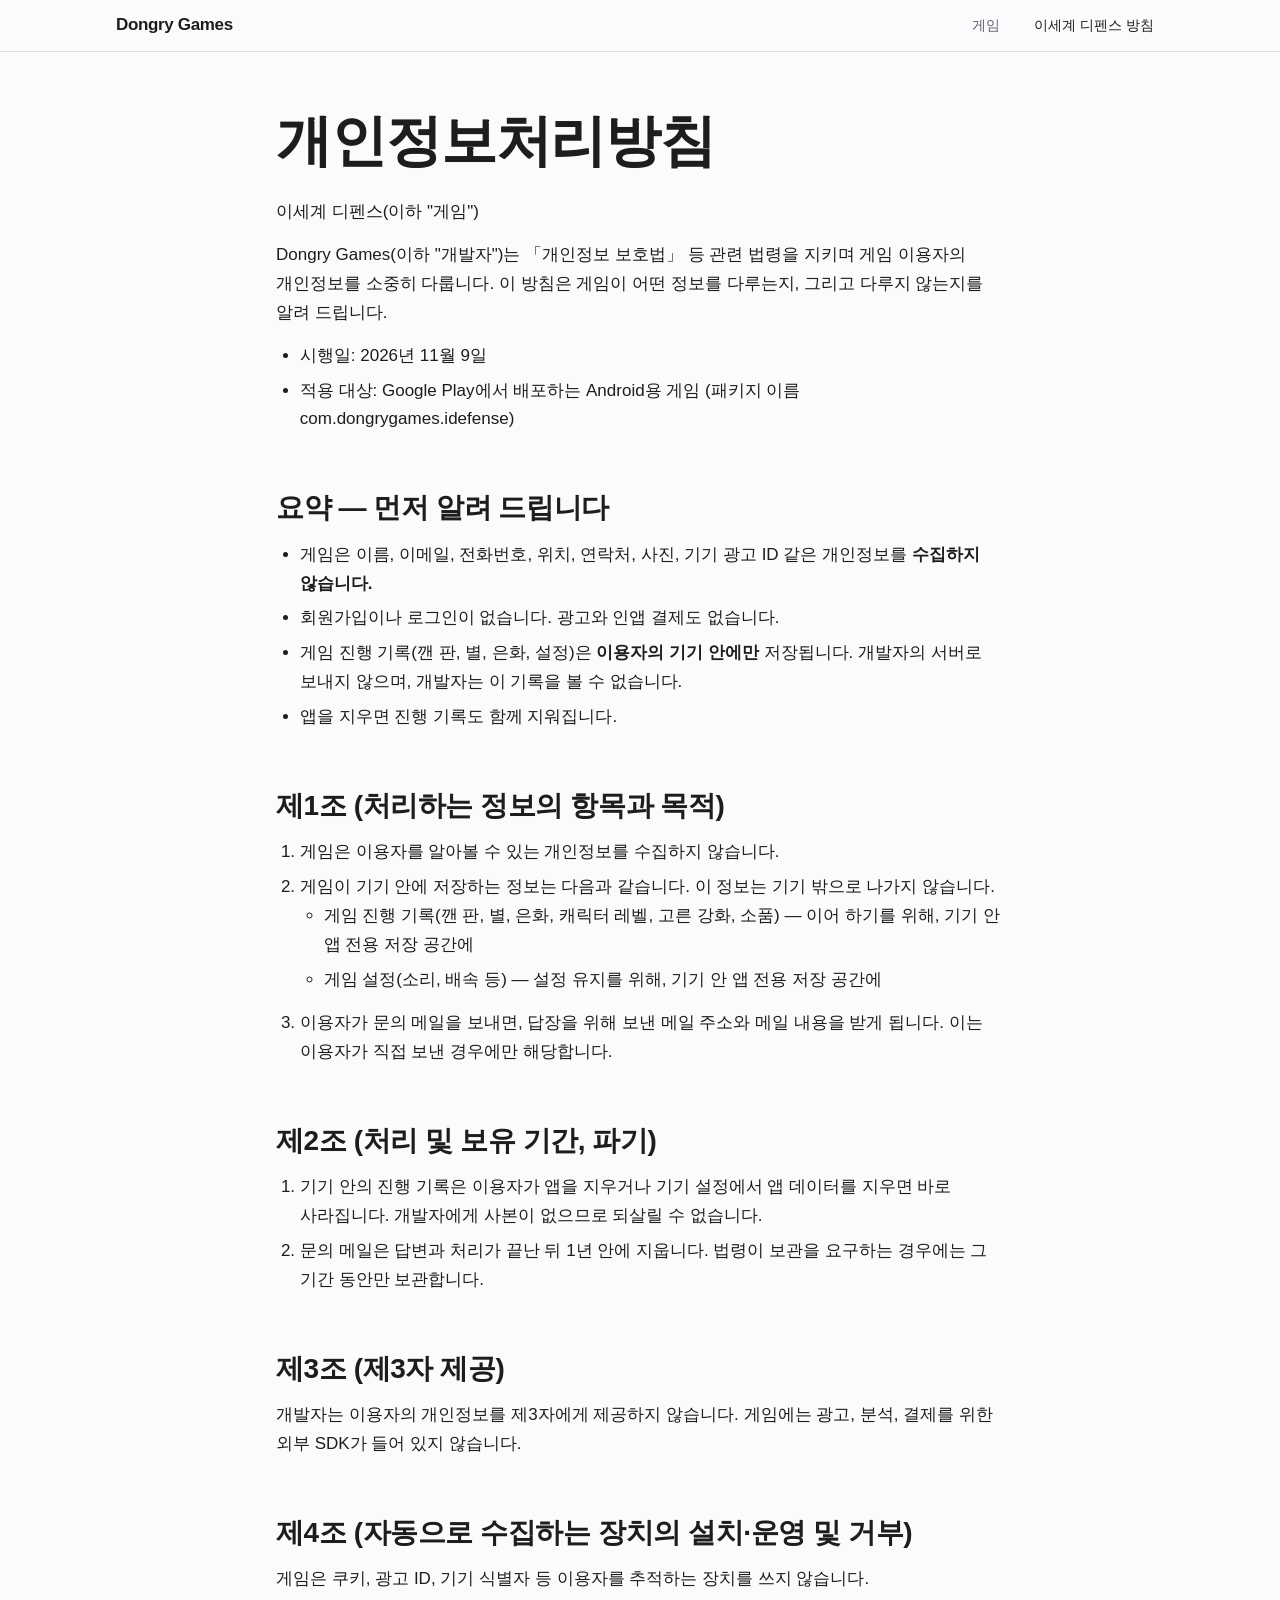
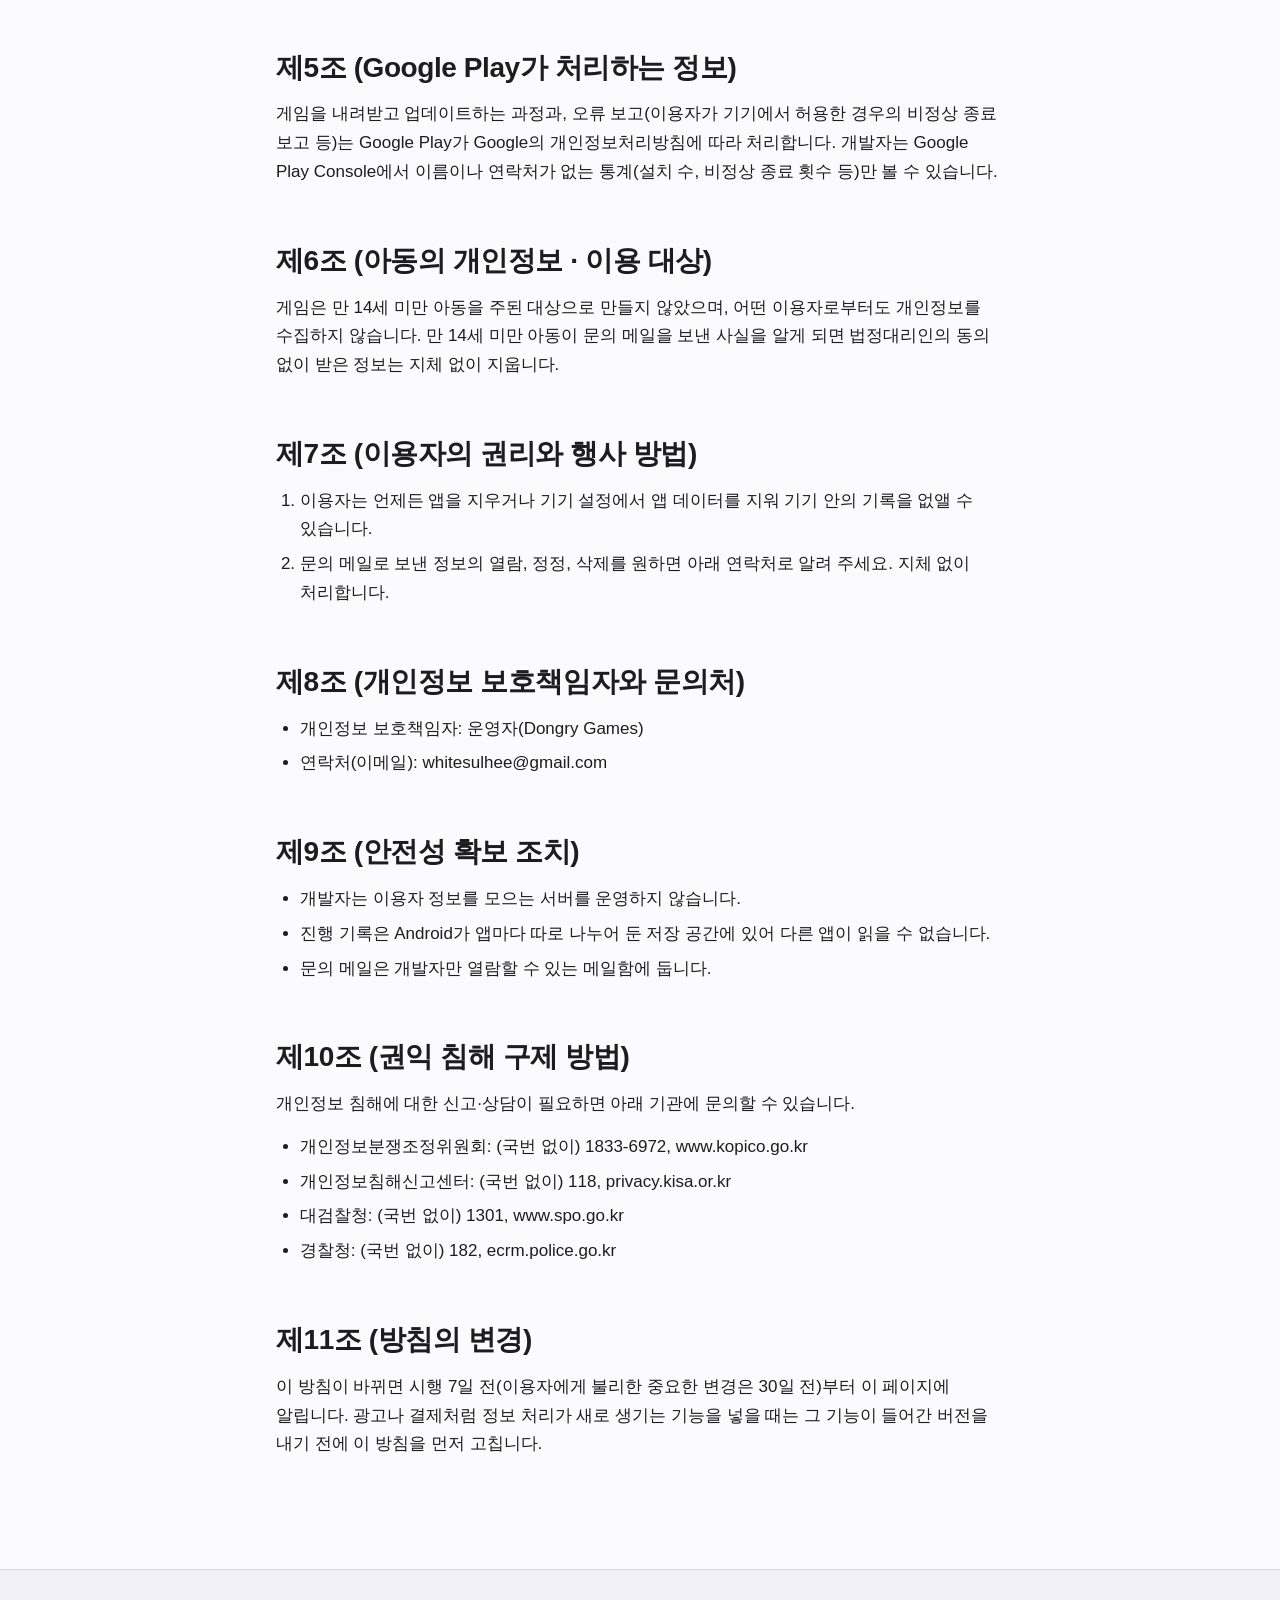
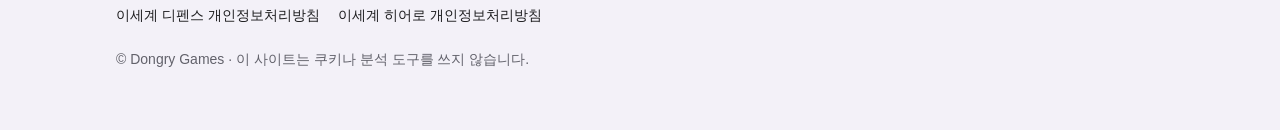
<file: idefense/privacy.html>
<!doctype html>
<html lang="ko">
<head>
<meta charset="utf-8">
<meta name="viewport" content="width=device-width, initial-scale=1, viewport-fit=cover">
<title>이세계 디펜스 개인정보처리방침 - Dongry Games</title>
<meta name="description" content="이세계 디펜스 개인정보처리방침 (한국어)">
<meta name="robots" content="index,follow">
<meta name="theme-color" content="#fbfbfd" media="(prefers-color-scheme: light)">
<meta name="theme-color" content="#0a0912" media="(prefers-color-scheme: dark)">
<link rel="icon" type="image/png" sizes="32x32" href="../favicon-32.png">
<link rel="icon" type="image/png" sizes="16x16" href="../favicon-16.png">
<link rel="stylesheet" href="../assets/css/site.css">
</head>
<body id="top">
<a class="skip" href="#main">본문으로 건너뛰기</a>
<header class="site-header">
  <div class="site-header__in">
    <a class="brand" href="../index.html">Dongry Games</a>
    <nav aria-label="주요 메뉴">
      <a href="../index.html" data-nav="game">게임</a>
      <a href="privacy.html" data-nav="policy" aria-current="page">이세계 디펜스 방침</a>
    </nav>
  </div>
</header>

<main id="main" class="doc">
  <h1>개인정보처리방침</h1>

  <p>이세계 디펜스(이하 "게임")</p>
  <p>Dongry Games(이하 "개발자")는 「개인정보 보호법」 등 관련 법령을 지키며 게임 이용자의 개인정보를 소중히 다룹니다. 이 방침은 게임이 어떤 정보를 다루는지, 그리고 다루지 않는지를 알려 드립니다.</p>
  <ul>
    <li>시행일: 2026년 11월 9일</li>
    <li>적용 대상: Google Play에서 배포하는 Android용 게임 (패키지 이름 com.dongrygames.idefense)</li>
  </ul>

  <h2 id="sec-0">요약 &mdash; 먼저 알려 드립니다</h2>
  <ul>
    <li>게임은 이름, 이메일, 전화번호, 위치, 연락처, 사진, 기기 광고 ID 같은 개인정보를 <strong>수집하지 않습니다.</strong></li>
    <li>회원가입이나 로그인이 없습니다. 광고와 인앱 결제도 없습니다.</li>
    <li>게임 진행 기록(깬 판, 별, 은화, 설정)은 <strong>이용자의 기기 안에만</strong> 저장됩니다. 개발자의 서버로 보내지 않으며, 개발자는 이 기록을 볼 수 없습니다.</li>
    <li>앱을 지우면 진행 기록도 함께 지워집니다.</li>
  </ul>

  <h2 id="sec-1">제1조 (처리하는 정보의 항목과 목적)</h2>
  <ol>
    <li>게임은 이용자를 알아볼 수 있는 개인정보를 수집하지 않습니다.</li>
    <li>게임이 기기 안에 저장하는 정보는 다음과 같습니다. 이 정보는 기기 밖으로 나가지 않습니다.
      <ul>
        <li>게임 진행 기록(깬 판, 별, 은화, 캐릭터 레벨, 고른 강화, 소품) &mdash; 이어 하기를 위해, 기기 안 앱 전용 저장 공간에</li>
        <li>게임 설정(소리, 배속 등) &mdash; 설정 유지를 위해, 기기 안 앱 전용 저장 공간에</li>
      </ul>
    </li>
    <li>이용자가 문의 메일을 보내면, 답장을 위해 보낸 메일 주소와 메일 내용을 받게 됩니다. 이는 이용자가 직접 보낸 경우에만 해당합니다.</li>
  </ol>

  <h2 id="sec-2">제2조 (처리 및 보유 기간, 파기)</h2>
  <ol>
    <li>기기 안의 진행 기록은 이용자가 앱을 지우거나 기기 설정에서 앱 데이터를 지우면 바로 사라집니다. 개발자에게 사본이 없으므로 되살릴 수 없습니다.</li>
    <li>문의 메일은 답변과 처리가 끝난 뒤 1년 안에 지웁니다. 법령이 보관을 요구하는 경우에는 그 기간 동안만 보관합니다.</li>
  </ol>

  <h2 id="sec-3">제3조 (제3자 제공)</h2>
  <p>개발자는 이용자의 개인정보를 제3자에게 제공하지 않습니다. 게임에는 광고, 분석, 결제를 위한 외부 SDK가 들어 있지 않습니다.</p>

  <h2 id="sec-4">제4조 (자동으로 수집하는 장치의 설치·운영 및 거부)</h2>
  <p>게임은 쿠키, 광고 ID, 기기 식별자 등 이용자를 추적하는 장치를 쓰지 않습니다.</p>

  <h2 id="sec-5">제5조 (Google Play가 처리하는 정보)</h2>
  <p>게임을 내려받고 업데이트하는 과정과, 오류 보고(이용자가 기기에서 허용한 경우의 비정상 종료 보고 등)는 Google Play가 Google의 개인정보처리방침에 따라 처리합니다. 개발자는 Google Play Console에서 이름이나 연락처가 없는 통계(설치 수, 비정상 종료 횟수 등)만 볼 수 있습니다.</p>

  <h2 id="sec-6">제6조 (아동의 개인정보 · 이용 대상)</h2>
  <p>게임은 만 14세 미만 아동을 주된 대상으로 만들지 않았으며, 어떤 이용자로부터도 개인정보를 수집하지 않습니다. 만 14세 미만 아동이 문의 메일을 보낸 사실을 알게 되면 법정대리인의 동의 없이 받은 정보는 지체 없이 지웁니다.</p>

  <h2 id="sec-7">제7조 (이용자의 권리와 행사 방법)</h2>
  <ol>
    <li>이용자는 언제든 앱을 지우거나 기기 설정에서 앱 데이터를 지워 기기 안의 기록을 없앨 수 있습니다.</li>
    <li>문의 메일로 보낸 정보의 열람, 정정, 삭제를 원하면 아래 연락처로 알려 주세요. 지체 없이 처리합니다.</li>
  </ol>

  <h2 id="sec-8">제8조 (개인정보 보호책임자와 문의처)</h2>
  <ul>
    <li>개인정보 보호책임자: 운영자(Dongry Games)</li>
    <li>연락처(이메일): whitesulhee@gmail.com</li>
  </ul>

  <h2 id="sec-9">제9조 (안전성 확보 조치)</h2>
  <ul>
    <li>개발자는 이용자 정보를 모으는 서버를 운영하지 않습니다.</li>
    <li>진행 기록은 Android가 앱마다 따로 나누어 둔 저장 공간에 있어 다른 앱이 읽을 수 없습니다.</li>
    <li>문의 메일은 개발자만 열람할 수 있는 메일함에 둡니다.</li>
  </ul>

  <h2 id="sec-10">제10조 (권익 침해 구제 방법)</h2>
  <p>개인정보 침해에 대한 신고·상담이 필요하면 아래 기관에 문의할 수 있습니다.</p>
  <ul>
    <li>개인정보분쟁조정위원회: (국번 없이) 1833-6972, www.kopico.go.kr</li>
    <li>개인정보침해신고센터: (국번 없이) 118, privacy.kisa.or.kr</li>
    <li>대검찰청: (국번 없이) 1301, www.spo.go.kr</li>
    <li>경찰청: (국번 없이) 182, ecrm.police.go.kr</li>
  </ul>

  <h2 id="sec-11">제11조 (방침의 변경)</h2>
  <p>이 방침이 바뀌면 시행 7일 전(이용자에게 불리한 중요한 변경은 30일 전)부터 이 페이지에 알립니다. 광고나 결제처럼 정보 처리가 새로 생기는 기능을 넣을 때는 그 기능이 들어간 버전을 내기 전에 이 방침을 먼저 고칩니다.</p>
</main>

<footer class="site-footer">
  <div class="site-footer__in">
    <p class="site-footer__links">
      <a href="privacy.html">이세계 디펜스 개인정보처리방침</a>
      <a href="../privacy.html">이세계 히어로 개인정보처리방침</a>
    </p>
    <p class="site-footer__copy">&copy; Dongry Games &middot; 이 사이트는 쿠키나 분석 도구를 쓰지 않습니다.</p>
  </div>
</footer>
<a class="totop" href="#top">맨 위로</a>
</body>
</html>
</file>
<file: assets/css/site.css>
/* Dongry Games 공통 스타일 (모든 페이지). 외부 글꼴·라이브러리·추적 없음.
   게임별 긴 소개 페이지 전용 스타일은 game.css 에 있습니다. */

:root {
  color-scheme: light dark;
  --bg: #fbfbfd;
  --bg-2: #f3f1f8;
  --card: #ffffff;
  --fg: #1d1d1f;
  --muted: #62626b;
  --line: rgba(29, 29, 31, 0.12);
  --link: #6a42e0;
  --a1: #a78bfa;
  --a2: #f9a8d4;
  --n1: #7c5cf0;
  --n2: #e0509a;
  --on-accent: #21103f;
  --grad: linear-gradient(120deg, var(--a1), var(--a2));
  --grad-text: linear-gradient(120deg, var(--n1), var(--n2));
  --shadow: 0 1px 2px rgba(40, 20, 90, 0.06), 0 14px 44px rgba(70, 40, 140, 0.12);
  --glass: rgba(251, 251, 253, 0.72);
  --glow: rgba(167, 139, 250, 0.28);
  --glow-2: rgba(249, 168, 212, 0.26);
  --focus: #6a42e0;
  --nav-h: 52px;
  --r-lg: 28px;
  --r-md: 20px;
  --font: -apple-system, BlinkMacSystemFont, "Apple SD Gothic Neo", "Pretendard", "Malgun Gothic", "Segoe UI", sans-serif;
}

@media (prefers-color-scheme: dark) {
  :root {
    --bg: #0a0912;
    --bg-2: #12101f;
    --card: #16132a;
    --fg: #f5f5f7;
    --muted: #a8a6b8;
    --line: rgba(255, 255, 255, 0.13);
    --link: #c4b5fd;
    --focus: #a78bfa;
    --n1: #b7a4ff;
    --n2: #f9a8d4;
    --shadow: 0 1px 0 rgba(255, 255, 255, 0.05) inset, 0 24px 70px rgba(0, 0, 0, 0.55);
    --glass: rgba(10, 9, 18, 0.66);
    --glow: rgba(167, 139, 250, 0.34);
    --glow-2: rgba(249, 168, 212, 0.2);
  }
}

* { box-sizing: border-box; }
html { -webkit-text-size-adjust: 100%; scroll-behavior: smooth; scroll-padding-top: calc(var(--nav-h) + 16px); }
body {
  margin: 0;
  min-height: 100vh;
  display: flex; flex-direction: column;
  background: var(--bg);
  color: var(--fg);
  font-family: var(--font);
  font-size: 17px;
  line-height: 1.7;
  word-break: keep-all;
  overflow-wrap: break-word;
  -webkit-font-smoothing: antialiased;
  overflow-x: hidden;
}

/* 어두운 모드: 은은한 별빛 */
@media (prefers-color-scheme: dark) {
  body {
    background-image:
      radial-gradient(1px 1px at 24px 36px, rgba(255, 255, 255, 0.55), transparent),
      radial-gradient(1.5px 1.5px at 96px 128px, rgba(196, 181, 253, 0.6), transparent),
      radial-gradient(1px 1px at 168px 64px, rgba(255, 255, 255, 0.4), transparent),
      radial-gradient(1px 1px at 216px 196px, rgba(249, 168, 212, 0.5), transparent),
      radial-gradient(1px 1px at 60px 210px, rgba(255, 255, 255, 0.35), transparent);
    background-size: 240px 240px;
  }
}

main { flex: 1 0 auto; width: 100%; }
.site-footer { flex: none; }
img { max-width: 100%; height: auto; }
a { color: var(--link); }
:focus-visible { outline: 3px solid var(--focus); outline-offset: 3px; border-radius: 8px; }

.skip {
  position: absolute; left: 12px; top: -120px; z-index: 100;
  background: var(--card); color: var(--fg); padding: 10px 16px; border-radius: 999px; box-shadow: none;
}
.skip:focus { top: 8px; box-shadow: var(--shadow); }

/* 상단 고정 내비 (반투명 유리) */
.site-header {
  position: fixed; inset: 0 0 auto 0; z-index: 50; height: var(--nav-h);
  background: var(--glass);
  -webkit-backdrop-filter: saturate(180%) blur(20px);
  backdrop-filter: saturate(180%) blur(20px);
  border-bottom: 1px solid var(--line);
}
.site-header__in {
  max-width: 1080px; height: 100%; margin: 0 auto; padding: 0 16px;
  display: flex; align-items: center; justify-content: space-between; gap: 12px;
}
.brand {
  font-weight: 700; font-size: 17px; letter-spacing: -0.02em; color: var(--fg); text-decoration: none; white-space: nowrap;
}
.site-header nav { display: flex; align-items: center; gap: clamp(2px, 1.5vw, 14px); }
.site-header nav a {
  color: var(--muted); text-decoration: none; font-size: 14px; padding: 12px 10px; min-height: 44px; display: inline-flex; align-items: center;
  white-space: nowrap; transition: color 0.2s;
}
.site-header nav a:hover, .site-header nav a[aria-current="page"] { color: var(--fg); }
/* 내비 오른쪽 '받기' 알약: 보이는 높이 34px, 눌리는 영역은 44px */
.site-header nav a.nav-get {
  position: relative; min-height: 34px; padding: 0 16px; margin-left: 4px; border-radius: 999px;
  background: var(--grad); color: var(--on-accent); font-weight: 700;
}
.site-header nav a.nav-get::after { content: ""; position: absolute; inset: -5px -4px; }
.site-header nav a.nav-get:hover { color: var(--on-accent); filter: brightness(1.05); }
@media (max-width: 560px) { .site-header nav a[data-nav="game"] { display: none; } }

/* 버튼 */
.pill {
  display: inline-flex; align-items: center; justify-content: center; gap: 8px;
  background: var(--grad); color: var(--on-accent); text-decoration: none;
  font-weight: 700; font-size: 17px; letter-spacing: -0.01em;
  min-height: 52px; padding: 0 30px; border-radius: 999px;
  box-shadow: 0 10px 30px rgba(167, 139, 250, 0.38);
  transition: transform 0.25s cubic-bezier(0.2, 0.7, 0.2, 1), box-shadow 0.25s, filter 0.25s;
}
.pill:hover { transform: translateY(-2px) scale(1.02); box-shadow: 0 16px 40px rgba(167, 139, 250, 0.5); filter: brightness(1.04); }
.pill:active { transform: scale(0.98); }
.pill--ghost { background: var(--card); color: var(--fg); border: 1px solid var(--line); box-shadow: none; }
.pill--ghost:hover { box-shadow: var(--shadow); }
.textlink { color: var(--link); text-decoration: none; font-weight: 600; display: inline-flex; align-items: center; min-height: 44px; padding: 0 12px; }
.textlink:hover { text-decoration: underline; }

/* 바닥글 */
.site-footer { border-top: 1px solid var(--line); background: var(--bg-2); color: var(--muted); font-size: 14px; }
.site-footer__in { max-width: 1080px; margin: 0 auto; padding: 24px 16px 48px; }
.site-footer p { margin: 0 0 10px; }
.site-footer__links { display: flex; flex-wrap: wrap; gap: 0 18px; }
.site-footer a { color: var(--fg); text-decoration: none; display: inline-flex; align-items: center; min-height: 44px; }
.site-footer a:hover { text-decoration: underline; }

/* 방침·확률·404 같은 글 페이지 */
.doc { max-width: 760px; margin: 0 auto; padding: calc(var(--nav-h) + 56px) 16px 96px; }
.doc h1 { font-size: clamp(36px, 6.4vw, 56px); line-height: 1.18; letter-spacing: -0.02em; margin: 0 0 24px; }
.doc h2 { font-size: clamp(22px, 3vw, 28px); line-height: 1.3; letter-spacing: -0.015em; margin: 56px 0 14px; }
.doc h3 { font-size: 19px; margin: 32px 0 8px; }
.doc p, .doc ul, .doc ol { margin: 0 0 14px; }
.doc ul, .doc ol { padding-left: 1.4em; }
.doc li { margin-bottom: 6px; }
.doc .table-wrap {
  overflow-x: auto; margin: 0 0 20px; -webkit-overflow-scrolling: touch;
  border: 1px solid var(--line); border-radius: 16px; background: var(--card);
}
.doc table { border-collapse: collapse; width: 100%; min-width: 480px; font-size: 15px; line-height: 1.55; }
.doc th, .doc td { padding: 10px 12px; text-align: left; vertical-align: top; border-bottom: 1px solid var(--line); }
.doc tr:last-child td { border-bottom: 0; }
.doc th { background: var(--bg-2); }
.doc .back { margin-top: 40px; }

/* 스크롤하면 부드럽게 나타나는 효과 */
@keyframes rise { from { opacity: 0; transform: translateY(34px); } to { opacity: 1; transform: none; } }
@supports (animation-timeline: view()) {
  html:not(.static) .reveal { animation: rise linear both; animation-timeline: view(); animation-range: entry 0% entry 38%; }
}
.js-reveal .reveal { opacity: 0; transform: translateY(34px); transition: opacity 0.8s cubic-bezier(0.2, 0.7, 0.2, 1), transform 0.8s cubic-bezier(0.2, 0.7, 0.2, 1); }
.js-reveal .reveal.in { opacity: 1; transform: none; }
html.static .reveal, html.static .reveal.in { animation: none !important; opacity: 1 !important; transform: none !important; transition: none !important; }

@media (prefers-reduced-motion: reduce) {
  html { scroll-behavior: auto; }
  .reveal, .reveal.in { animation: none !important; opacity: 1 !important; transform: none !important; transition: none !important; }
  .pill, .pill:hover { transition: none; transform: none; }
}

/* 글 페이지: 목차와 맨 위로 */
.doc h2[id] { scroll-margin-top: calc(var(--nav-h) + 16px); }
.toc { margin: 0 0 28px; border: 1px solid var(--line); border-radius: 16px; background: var(--card); }
.toc summary { cursor: pointer; padding: 12px 16px; min-height: 44px; font-weight: 700; display: flex; align-items: center; }
.toc ol { list-style: none; margin: 0; padding: 0 8px 10px; }
.toc li { margin: 0; }
.toc a { display: flex; align-items: center; min-height: 44px; padding: 6px 8px; text-decoration: none; border-radius: 10px; }
.toc a:hover { background: var(--bg-2); }
.totop {
  position: fixed; right: max(16px, env(safe-area-inset-right)); bottom: max(16px, env(safe-area-inset-bottom)); z-index: 40;
  display: inline-flex; align-items: center; min-height: 44px; padding: 0 16px; border-radius: 999px;
  background: var(--card); color: var(--fg); border: 1px solid var(--line); box-shadow: var(--shadow);
  font-size: 14px; font-weight: 700; text-decoration: none;
}
@keyframes totop-in { from { opacity: 0; visibility: hidden; } to { opacity: 1; visibility: visible; } }
@supports (animation-timeline: scroll()) {
  .totop { opacity: 0; visibility: hidden; animation: totop-in linear both; animation-timeline: scroll(root); animation-range: 240px 400px; }
}
.doc .back { display: flex; flex-wrap: wrap; align-items: center; gap: 12px; }

/* 폭 600px 이하: 표를 카드로 (각 행이 카드, 칸 제목은 data-label) */
@media (max-width: 600px) {
  .doc .table-wrap { overflow: visible; border: 0; background: none; border-radius: 0; }
  .doc table, .doc tbody, .doc tr, .doc td { display: block; width: 100%; min-width: 0; }
  .doc thead { position: absolute; width: 1px; height: 1px; overflow: hidden; clip: rect(0 0 0 0); clip-path: inset(50%); white-space: nowrap; }
  .doc tr {
    margin: 0 0 12px; border: 1px solid var(--line); border-radius: 16px; background: var(--card); overflow: hidden;
  }
  .doc td {
    position: relative; padding: 9px 14px 9px calc(38% + 8px); border-bottom: 1px solid var(--line); overflow-wrap: anywhere; min-height: 40px;
  }
  .doc tr:last-child td { border-bottom: 1px solid var(--line); }
  .doc tr td:last-child { border-bottom: 0; }
  .doc td::before { content: attr(data-label); position: absolute; left: 14px; top: 10px; width: calc(38% - 8px); font-size: 13px; line-height: 1.45; font-weight: 700; color: var(--muted); overflow-wrap: break-word; }
  .doc td:first-child { background: var(--bg-2); font-weight: 700; }
  .doc table.t-stack td { padding: 9px 14px; }
  .doc table.t-stack td::before { position: static; display: block; width: auto; margin-bottom: 2px; }
}
</file>
<file: assets/css/game.css>
/* 「이세계 히어로」 긴 소개 페이지 전용 스타일. 공통 스타일은 site.css.
   나중에 게임이 늘면 이 파일과 index.html 을 isekai-hero/ 로 옮깁니다(README_v2.md 참고). */

:root { --sec-y: clamp(72px, 10vw, 128px); --sec-y-sm: clamp(40px, 6vw, 80px); }
.pixel { image-rendering: crisp-edges; image-rendering: pixelated; }
h1, h2, h3, .lead, .sub { text-wrap: balance; }
.wrap { max-width: 1080px; margin: 0 auto; padding: 0 16px; }
.section { padding: var(--sec-y) 0; position: relative; }
.section--tight-bottom { padding-bottom: 0; }
.section--tight-top { padding-top: var(--sec-y-sm); }
.eyebrow { margin: 0 0 14px; font-size: 15px; font-weight: 700; letter-spacing: 0.02em; color: var(--link); }
.display {
  margin: 0; font-size: clamp(40px, 9.6vw, 88px); line-height: 1.12; letter-spacing: -0.025em; font-weight: 800;
}
.h2 { margin: 0 0 18px; font-size: clamp(34px, 6.4vw, 68px); line-height: 1.14; letter-spacing: -0.025em; font-weight: 800; }
.lead { margin: 18px auto 0; max-width: 620px; font-size: clamp(18px, 2.4vw, 24px); line-height: 1.55; color: var(--muted); letter-spacing: -0.01em; }
.center { text-align: center; }
.grad-text { background: var(--grad-text); -webkit-background-clip: text; background-clip: text; color: transparent; -webkit-text-fill-color: transparent; }

/* 1. 히어로 */
.hero {
  position: relative; overflow: hidden; text-align: center;
  padding: calc(var(--nav-h) + 56px) 16px clamp(56px, 8vw, 96px);
}
.hero::before {
  content: ""; position: absolute; left: 50%; top: 18%; width: min(1100px, 150vw); aspect-ratio: 1; transform: translateX(-50%);
  background:
    radial-gradient(closest-side, var(--glow), transparent 70%),
    radial-gradient(closest-side at 70% 60%, var(--glow-2), transparent 70%);
  pointer-events: none;
}
.hero > * { position: relative; }
.hero__icon { width: 104px; height: 104px; border-radius: 24px; box-shadow: var(--shadow); margin: 0 auto 22px; display: block; }
.hero .cta { display: flex; flex-direction: column; align-items: center; gap: 16px; margin: 34px 0 0; }
.hero .note { margin: 14px auto 0; max-width: 520px; font-size: 14px; line-height: 1.6; color: var(--muted); text-wrap: balance; }
.hero .note + .note { margin-top: 2px; }
.stage { position: relative; margin: clamp(24px, 5vw, 56px) auto 0; width: 100%; max-width: 640px; }
.stage::before {
  content: ""; position: absolute; left: 50%; bottom: 0; width: min(560px, 100%); aspect-ratio: 1; transform: translate(-50%, 0);
  border-radius: 50%; background: var(--grad); opacity: 0.55; filter: blur(46px);
}
.stage::after {
  content: ""; position: absolute; left: 50%; bottom: 14px; width: 62%; height: 26px; transform: translateX(-50%);
  border-radius: 50%; background: radial-gradient(closest-side, rgba(0, 0, 0, 0.28), transparent);
}
.stage img { position: relative; z-index: 1; display: block; margin: 0 auto; width: 330px; height: auto; max-width: none; }
@media (min-width: 720px) { .stage img { width: 440px; } }
@media (max-width: 340px) { .stage img { width: 220px; } }
@media (prefers-color-scheme: dark) { .stage::before { opacity: 0.32; filter: blur(60px); } }

/* 게임 화면 (히어로 바로 아래) */
.screens { padding: var(--sec-y-sm) 0 var(--sec-y-sm); }
.screens .h2 { font-size: clamp(28px, 4.6vw, 48px); }
.intro-video { margin: 0 auto 28px; max-width: 360px; border-radius: var(--r-lg); overflow: hidden; box-shadow: var(--shadow); background: var(--card); border: 1px solid var(--line); }
.intro-video video, .intro-video iframe { display: block; width: 100%; height: auto; aspect-ratio: 9 / 16; object-fit: cover; border: 0; }
.shots {
  display: flex; gap: 14px; margin: clamp(28px, 5vw, 48px) 0 0; padding: 8px max(16px, calc((100vw - 1048px) / 2)) 24px;
  overflow-x: auto; scroll-snap-type: x mandatory; scroll-padding-inline: max(16px, calc((100vw - 1048px) / 2)); scrollbar-width: thin; -webkit-overflow-scrolling: touch;
}
.shots figure { flex: 0 0 232px; scroll-snap-align: start; margin: 0; border-radius: var(--r-md); overflow: hidden; box-shadow: var(--shadow); background: var(--card); border: 1px solid var(--line); }
.shots img { display: block; width: 100%; aspect-ratio: 9 / 16; object-fit: cover; }
@media (min-width: 900px) {
  .shots { justify-content: center; overflow: visible; }
  .shots figure { flex: 0 1 300px; }
}
.screens__note { margin: 4px auto 0; text-align: center; color: var(--muted); font-size: 14px; }

/* 2. 한 손으로, 한 판 3분 */
.features { display: grid; gap: 16px; margin-top: clamp(40px, 7vw, 72px); grid-template-columns: 1fr; }
@media (min-width: 760px) { .features { grid-template-columns: 1fr 1fr; gap: 22px; } }
.fcard {
  position: relative; overflow: hidden; background: var(--card); border-radius: var(--r-lg); box-shadow: var(--shadow);
  padding: clamp(28px, 4vw, 44px); min-height: 280px; display: flex; flex-direction: column; justify-content: flex-start;
  border: 1px solid var(--line);
}
.fcard::before {
  content: ""; position: absolute; right: -80px; top: -80px; width: 280px; height: 280px; border-radius: 50%;
  background: radial-gradient(closest-side, var(--glow), transparent); pointer-events: none;
}
.fcard > * { position: relative; }
.fcard .fcard__k { margin: 0 0 8px; font-size: 14px; font-weight: 700; color: var(--link); }
.fcard .fcard__big { margin: 0 0 6px; white-space: nowrap; font-size: clamp(56px, 11vw, 96px); line-height: 1; font-weight: 800; letter-spacing: -0.04em; }
.fcard h3 { margin: 0 0 10px; text-wrap: balance; word-break: keep-all; font-size: clamp(25px, 3.4vw, 36px); line-height: 1.22; letter-spacing: -0.02em; }
.fcard p { margin: 0; color: var(--muted); font-size: 17px; }
.chips { display: flex; flex-wrap: wrap; justify-content: center; gap: 10px; margin: 36px 0 0; padding: 0; list-style: none; }
.chips li {
  padding: 8px 16px; border-radius: 999px; background: var(--card); border: 1px solid var(--line);
  font-size: 15px; font-weight: 600;
}

/* 3. 챕터 */
.chapters { background: linear-gradient(180deg, var(--bg), var(--bg-2) 18%, var(--bg-2) 82%, var(--bg)); overflow: hidden; }
.bignums { display: flex; justify-content: center; align-items: flex-end; flex-wrap: wrap; gap: 8px 32px; margin: 8px 0 0; }
.bignums div { display: flex; flex-direction: column; align-items: center; line-height: 1; }
.bignums b { padding-right: 0.08em; font-size: clamp(112px, 30vw, 280px); font-weight: 800; letter-spacing: -0.05em; line-height: 0.95; }
.bignums span { font-size: clamp(16px, 2.4vw, 22px); font-weight: 700; color: var(--muted); margin-top: 10px; }
.bignums i { font-style: normal; font-size: clamp(32px, 6vw, 64px); color: var(--muted); padding-bottom: 0.2em; align-self: center; }
.route {
  display: flex; gap: 0; margin: clamp(40px, 7vw, 72px) 0 0; padding: 14px 16px 22px; list-style: none;
  overflow-x: auto; scroll-snap-type: x proximity; -webkit-overflow-scrolling: touch; scrollbar-width: thin;
}
.route li { flex: 0 0 150px; position: relative; padding-top: 44px; text-align: center; scroll-snap-align: center; }
.route li::before {
  content: attr(data-n); position: absolute; left: 50%; top: 0; transform: translateX(-50%); z-index: 1;
  width: 34px; height: 34px; border-radius: 50%; display: grid; place-items: center;
  background: var(--grad); color: var(--on-accent); font-weight: 800; font-size: 14px; box-shadow: 0 6px 18px rgba(167, 139, 250, 0.4);
}
.route li::after { content: ""; position: absolute; top: 16px; left: 0; right: 0; height: 2px; background: var(--line); }
.route li:first-child::after { left: 50%; }
.route li:last-child::after { right: 50%; }
.route li.more::before { content: "…"; background: var(--card); color: var(--muted); border: 1px solid var(--line); box-shadow: none; }
.route span { display: block; text-wrap: balance; font-size: 15px; font-weight: 600; line-height: 1.4; padding: 0 8px; }
.sub { padding: 0 16px; margin: 28px auto 0; text-align: center; color: var(--muted); max-width: 620px; font-size: 17px; }
@media (min-width: 1000px) {
  .route { max-width: 1080px; margin-left: auto; margin-right: auto; overflow: visible; }
  .route li { flex: 1 1 0; min-width: 0; }
  .route span { font-size: 14px; padding: 0 4px; }
}

/* 4. 동료들 */
.crew-head { padding-bottom: 8px; }
.rail-wrap { position: relative; }
@media (min-width: 1000px) {
  .rail-wrap::after { content: ""; position: absolute; right: 0; top: 0; bottom: 0; width: 110px; pointer-events: none; background: linear-gradient(90deg, transparent, var(--bg)); }
}
.rail-hint { display: none; margin: -44px 0 40px; text-align: center; font-size: 14px; color: var(--muted); }
@media (min-width: 1000px) and (hover: hover) { .rail-hint { display: block; } .rail { scrollbar-width: auto; } }
.rail {
  display: flex; gap: 18px; overflow-x: auto; padding: 28px max(16px, calc((100vw - 1048px) / 2)) 64px;
  scroll-snap-type: x mandatory; scroll-padding-inline: max(16px, calc((100vw - 1048px) / 2));
  -webkit-overflow-scrolling: touch; scrollbar-width: thin;
}
.ccard {
  flex: 0 0 300px; scroll-snap-align: start; border-radius: var(--r-lg); background: var(--card); box-shadow: var(--shadow);
  border: 1px solid var(--line); overflow: hidden; display: flex; flex-direction: column;
}
.ccard__art {
  height: 304px; display: flex; align-items: flex-end; justify-content: center; position: relative; padding-bottom: 6px;
  background: radial-gradient(90% 70% at 50% 85%, color-mix(in srgb, var(--c) 55%, transparent), transparent 72%);
}
.ccard__art img { display: block; height: auto; max-width: none; }
.ccard__art .s2 { width: 220px; }
.ccard__art .s3 { width: 192px; -webkit-mask-image: linear-gradient(#000 80%, transparent); mask-image: linear-gradient(#000 80%, transparent); margin-bottom: 40px; }
.ccard__body { padding: 8px 24px 26px; }
.ccard__body > h3:first-child { margin-top: 6px; }
.ccard__tag {
  display: inline-block; margin: 0 0 8px; padding: 3px 12px; border-radius: 999px; font-size: 14px; font-weight: 700;
  background: color-mix(in srgb, var(--c) 28%, transparent); color: var(--fg);
}
.ccard h3 { margin: 0 0 8px; font-size: 28px; letter-spacing: -0.02em; }
.ccard p { margin: 0; color: var(--muted); font-size: 16px; line-height: 1.6; }

/* 동료 뒤 중간 설치 버튼 */
.midcta { text-align: center; padding: 0 16px var(--sec-y-sm); }
.midcta .note { margin: 14px auto 0; max-width: 520px; font-size: 14px; color: var(--muted); text-wrap: balance; }

/* 5. 웹툰과 갤러리 */
.webtoon { display: grid; gap: 28px; align-items: start; margin-top: clamp(40px, 7vw, 72px); }
@media (min-width: 900px) { .webtoon { grid-template-columns: 1fr 1.15fr; gap: 56px; } .webtoon > div:first-child { position: sticky; top: calc(var(--nav-h) + 32px); } }
.webtoon h3 { margin: 0 0 12px; font-size: clamp(28px, 4vw, 44px); line-height: 1.2; letter-spacing: -0.025em; }
.webtoon p { margin: 0; color: var(--muted); font-size: 18px; }
.story { max-width: 640px; margin: 22px auto 0; text-align: center; font-size: clamp(18px, 2.2vw, 21px); line-height: 1.7; color: var(--muted); text-wrap: balance; }
.story strong { color: var(--fg); }
@media (max-width: 899px) { .webtoon h3, .webtoon p { text-align: center; } .webtoon h3 { font-size: clamp(24px, 6vw, 30px); } }
.panels { display: grid; gap: 14px; }
.panel { margin: 0; border-radius: var(--r-md); overflow: hidden; box-shadow: var(--shadow); background: var(--card); border: 1px solid var(--line); }
.panel img { display: block; width: 100%; }
.panel figcaption { padding: 10px 16px 12px; font-size: 14px; color: var(--muted); }
.gallery-head { margin-top: var(--sec-y); }
.gallery-head h3 { margin: 0; font-size: clamp(30px, 5vw, 52px); line-height: 1.16; letter-spacing: -0.025em; font-weight: 800; }
.gallery { display: flex; gap: 14px; overflow-x: auto; margin: 0 -16px; padding: 24px 16px 56px; scroll-padding-inline: 16px; scroll-snap-type: x mandatory; scrollbar-width: thin; -webkit-overflow-scrolling: touch; }
.gcard { flex: 0 0 232px; scroll-snap-align: start; margin: 0; position: relative; border-radius: var(--r-md); overflow: hidden; box-shadow: var(--shadow); background: var(--card); }
.gcard img { display: block; width: 100%; aspect-ratio: 9 / 16; object-fit: cover; }
.gcard figcaption {
  position: absolute; left: 10px; bottom: 10px; padding: 4px 12px; border-radius: 999px; font-size: 14px; font-weight: 700;
  color: #fff; background: rgba(15, 10, 30, 0.66); -webkit-backdrop-filter: blur(10px); backdrop-filter: blur(10px);
}
@media (max-width: 699px) { .bignums i { display: none; } .bignums { flex-direction: column; align-items: center; } }
@media (min-width: 900px) {
  .gallery { margin: 0; display: grid; grid-template-columns: repeat(4, 1fr); overflow: visible; padding: 28px 0 0; gap: 20px; }
  .gcard { flex: none; }
}

/* 6. 마지막 CTA */
.final { padding: 0 16px clamp(84px, 13vw, 160px); }
.final__card {
  position: relative; overflow: hidden; max-width: 1048px; margin: 0 auto; text-align: center; border-radius: 36px;
  padding: clamp(56px, 10vw, 120px) 20px; color: #fff;
  background:
    radial-gradient(60% 80% at 15% 0%, rgba(249, 168, 212, 0.22), transparent 70%),
    radial-gradient(70% 90% at 90% 100%, rgba(167, 139, 250, 0.45), transparent 70%),
    #2a1d5c;
}
.final__card h2 { margin: 0; font-size: clamp(34px, 7vw, 72px); line-height: 1.14; letter-spacing: -0.025em; font-weight: 800; }
.final__card p { margin: 16px 0 0; font-size: clamp(17px, 2.2vw, 21px); color: rgba(255, 255, 255, 0.82); }
.final__card .pill { margin-top: 34px; background: #fff; color: #2a1856; box-shadow: 0 14px 40px rgba(0, 0, 0, 0.3); }
.final__card .small { font-size: 14px; margin-top: 18px; color: rgba(255, 255, 255, 0.78); }
.final__card .small a { color: #fff; text-underline-offset: 3px; }
.final__card .pill { margin-bottom: 4px; }

@media (max-width: 420px) {
  .hero__icon { width: 92px; height: 92px; border-radius: 21px; }
}
.intro-video { position: relative; }
.intro-video__pause { position: absolute; right: 8px; bottom: 8px; padding: 6px 12px; min-height: 44px; border-radius: 999px; border: 1px solid var(--line); background: rgba(20,12,34,.72); color: #fff; font: inherit; font-size: 14px; cursor: pointer; }

/* ===== v2.3 (1.0.3 대비): 접속 선물 배너 · 새 기능 · 공지사항 ===== */
.sr-only { position: absolute; width: 1px; height: 1px; overflow: hidden; clip: rect(0 0 0 0); clip-path: inset(50%); white-space: nowrap; }

/* 접속 선물 배너 (히어로 맨 위). hidden 이면 자바스크립트가 기간 밖이라고 판단한 것 */
.gift-banner {
  display: flex; flex-wrap: wrap; align-items: center; justify-content: center; gap: 0 12px;
  max-width: 720px; margin: 0 auto 24px; padding: 8px 16px 2px; border-radius: 24px;
  background: var(--card); border: 1px solid var(--line); box-shadow: var(--shadow);
  text-align: center; font-size: 15px; line-height: 1.5;
}
.gift-banner[hidden] { display: none; }
.gift-banner__tag { padding: 2px 12px; border-radius: 999px; background: var(--grad); color: var(--on-accent); font-weight: 800; font-size: 14px; white-space: nowrap; }
.gift-banner__txt { margin: 0; color: var(--fg); font-weight: 600; text-wrap: balance; }
.gift-banner__more { display: inline-flex; align-items: center; min-height: 44px; padding: 0 8px; font-weight: 700; font-size: 14px; white-space: nowrap; }
@media (max-width: 420px) { .gift-banner { border-radius: 20px; padding: 10px 16px 2px; } .gift-banner__tag { margin-bottom: 4px; } .gift-banner__txt { flex: 1 1 100%; } }
@media (min-width: 421px) { .gift-banner { padding: 4px 16px; } }

/* 새 기능 (가로로 넘기는 화면 줄) */
.newfeat .fcard { min-height: 0; }
.shots--feature { margin-top: clamp(36px, 6vw, 64px); }
.shots--feature figure { display: flex; flex-direction: column; }
.shots--feature img { aspect-ratio: 9 / 19.5; }
.shots--feature figcaption { padding: 10px 12px 12px; font-size: 14px; line-height: 1.45; color: var(--muted); text-align: center; text-wrap: balance; }
@media (min-width: 900px) {
  .shots--feature { justify-content: flex-start; overflow-x: auto; }
  .shots--feature figure { flex: 0 0 236px; }
}
.newfeat .screens__note { margin-top: 0; }

/* 공지사항: 최신 글이 위, 한 항목 = 날짜 · 버전 · 제목 · 불릿 */
.notice-list { list-style: none; margin: clamp(32px, 6vw, 56px) auto 0; padding: 0; max-width: 760px; display: grid; gap: 16px; }
.notice-item {
  display: grid; grid-template-columns: minmax(0, 1fr); gap: 10px; padding: clamp(20px, 3.4vw, 30px);
  border-radius: var(--r-lg); background: var(--card); border: 1px solid var(--line); box-shadow: var(--shadow);
}
.notice-item { scroll-margin-top: calc(var(--nav-h) + 16px); }
.notice-meta { display: flex; flex-wrap: wrap; align-items: center; gap: 4px 10px; align-content: flex-start; }
.notice-ver { padding: 3px 14px; border-radius: 999px; font-weight: 800; font-size: 15px; background: var(--grad); color: var(--on-accent); }
.notice-date { font-size: 14px; color: var(--muted); }
.notice-date[hidden] { display: none; }
.notice-body { min-width: 0; }
.notice-body h3 { margin: 0 0 8px; font-size: clamp(19px, 2.6vw, 23px); line-height: 1.35; letter-spacing: -0.015em; word-break: keep-all; text-wrap: balance; }
.notice-body ul { margin: 0; padding-left: 1.2em; color: var(--muted); font-size: 16px; line-height: 1.65; }
.notice-body li { margin: 0 0 4px; }
.notice-body .gift-ended { display: none; margin: 10px 0 0; font-size: 15px; font-weight: 700; color: var(--fg); }
.gift-over .notice-body .gift-ended { display: block; }
@media (min-width: 720px) {
  .notice-item { grid-template-columns: 124px minmax(0, 1fr); gap: 24px; }
  .notice-meta { flex-direction: column; align-items: flex-start; gap: 8px; }
}

/* 좁은 폭: 내비에 '공지사항'이 들어가도 한 줄에 들어오게 */
@media (max-width: 420px) {
  .site-header nav a { padding-left: 6px; padding-right: 6px; font-size: 13px; }
  .site-header nav a.nav-get { padding: 0 14px; margin-left: 2px; }
  .site-header .brand { font-size: 16px; }
}
@media (max-width: 380px) {
  .site-header nav { gap: 2px; }
  .site-header .brand { font-size: 15px; }
}
</file>
